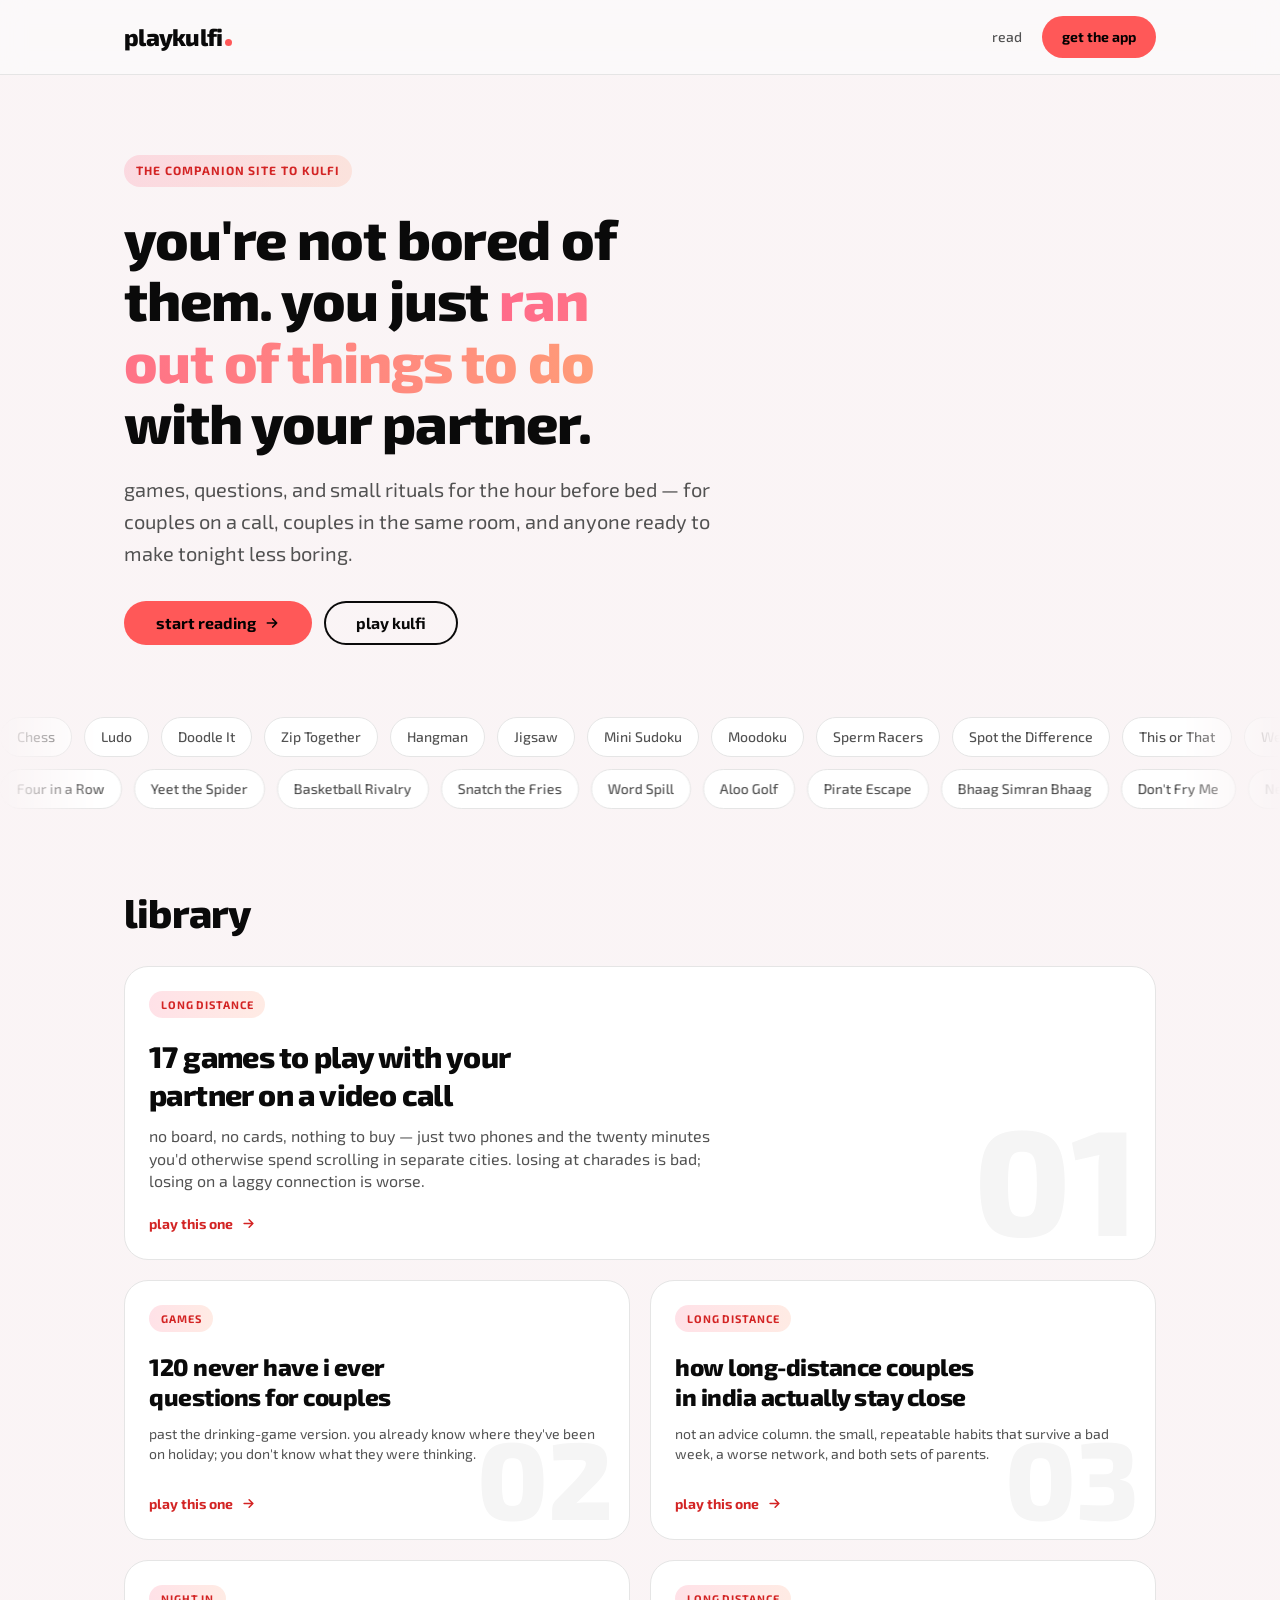
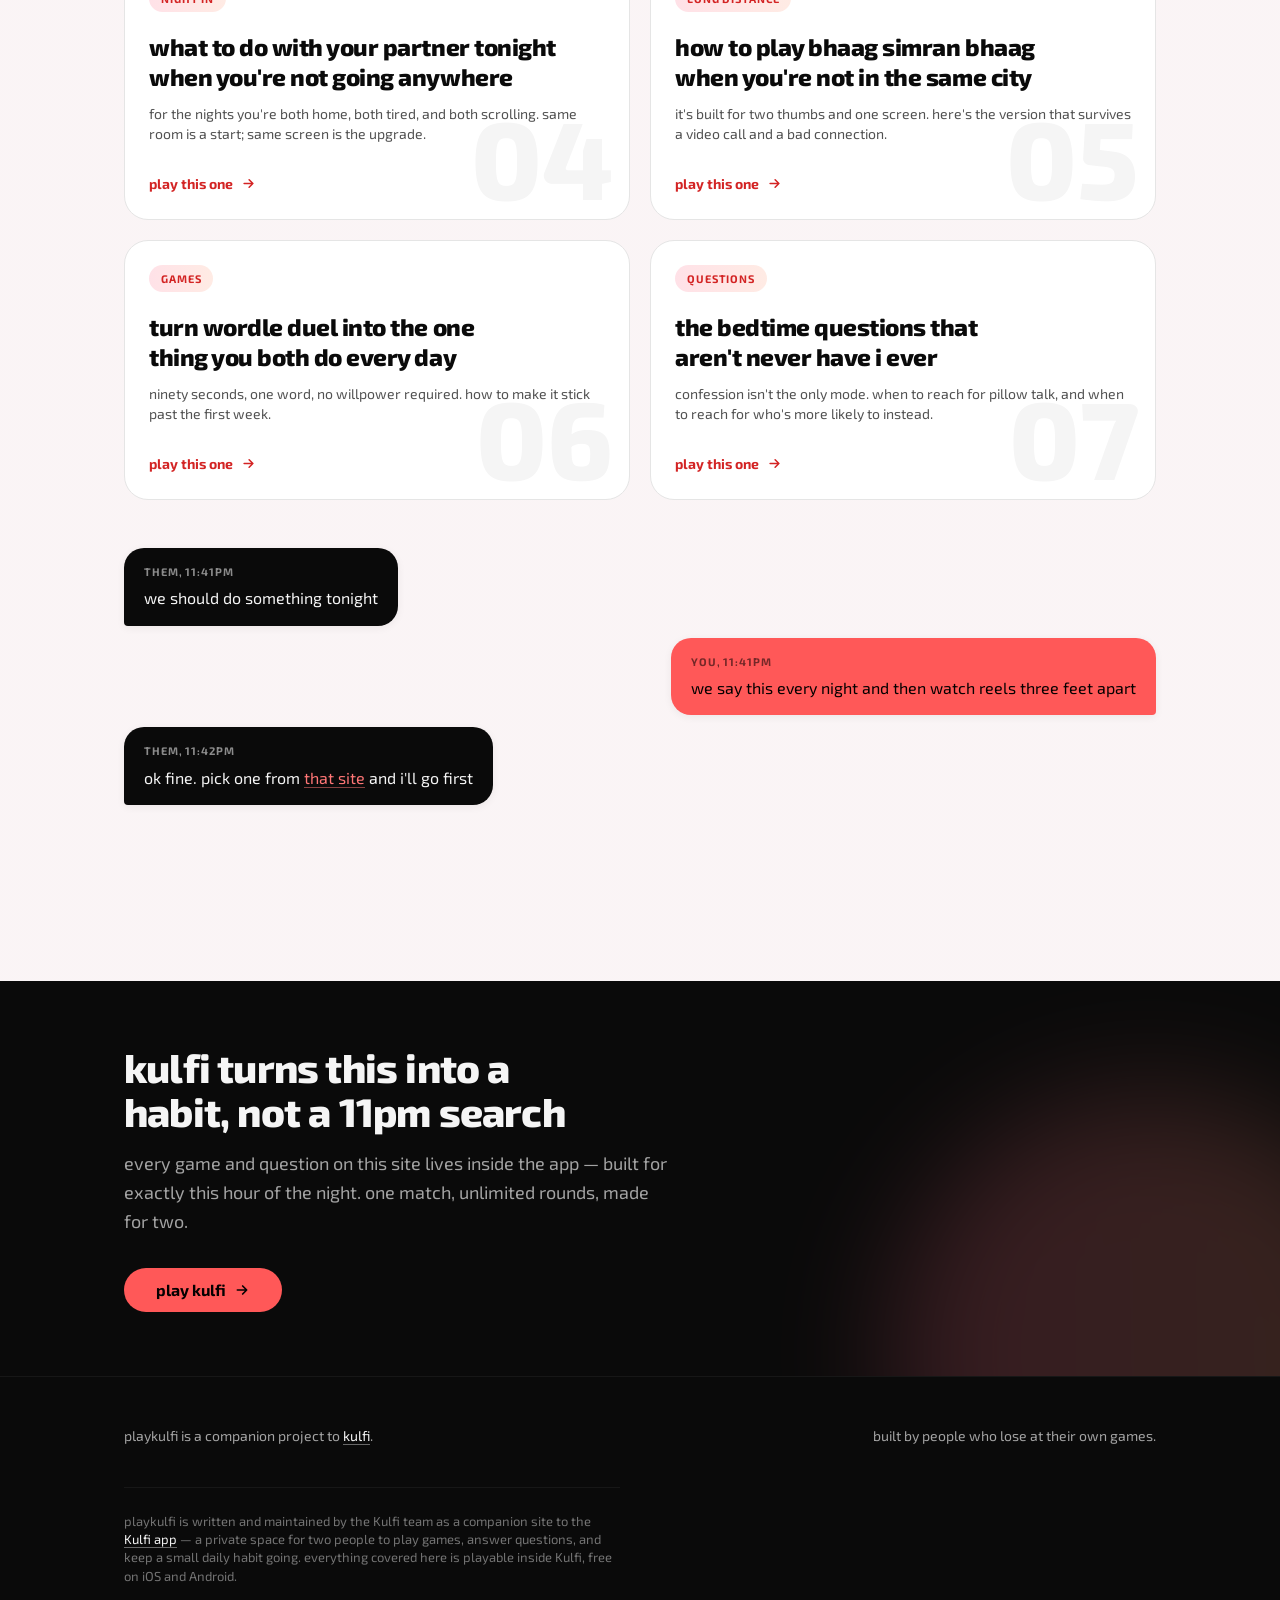
<file: index.html>
<!DOCTYPE html>
<html lang="en">
<head>
<!-- Google tag (gtag.js) -->
<script async src="https://www.googletagmanager.com/gtag/js?id=G-6GK3Y6PDGW"></script>
<script>
  window.dataLayer = window.dataLayer || [];
  function gtag(){dataLayer.push(arguments);}
  gtag('js', new Date());

  gtag('config', 'G-6GK3Y6PDGW');
</script>
<meta charset="UTF-8">
<meta name="viewport" content="width=device-width, initial-scale=1">
<title>PlayKulfi — Games and ideas for couples who don't live in the same room</title>
<meta name="description" content="Games, questions, and things to do with your partner tonight — whether you're on a call, in the same city, or nowhere near each other.">
<link rel="icon" href="favicon.ico" sizes="32x32">
<link rel="icon" href="images/favicon.svg" type="image/svg+xml">
<link rel="apple-touch-icon" href="images/apple-touch-icon.png">
<link rel="canonical" href="https://playkulfi.com/">
<meta property="og:type" content="website">
<meta property="og:site_name" content="playkulfi">
<meta property="og:url" content="https://playkulfi.com/">
<meta property="og:title" content="PlayKulfi — Games and ideas for couples who don't live in the same room">
<meta property="og:description" content="Games, questions, and things to do with your partner tonight — whether you're on a call, in the same city, or nowhere near each other.">
<meta property="og:image" content="https://playkulfi.com/images/og-image.png">
<meta property="og:image:width" content="1200">
<meta property="og:image:height" content="630">
<meta name="twitter:card" content="summary_large_image">
<meta name="twitter:title" content="PlayKulfi — Games and ideas for couples who don't live in the same room">
<meta name="twitter:description" content="Games, questions, and things to do with your partner tonight — whether you're on a call, in the same city, or nowhere near each other.">
<meta name="twitter:image" content="https://playkulfi.com/images/og-image.png">
<link rel="preconnect" href="https://fonts.googleapis.com">
<link rel="preconnect" href="https://fonts.gstatic.com" crossorigin>
<link rel="stylesheet" href="https://fonts.googleapis.com/css2?family=Exo+2:ital,wght@0,100..900;1,100..900&display=swap">
<link rel="stylesheet" href="styles.min.css">

<script type="application/ld+json">
{
  "@context": "https://schema.org",
  "@type": "Organization",
  "name": "Kulfi",
  "url": "https://kulfi.club",
  "logo": "https://playkulfi.com/images/favicon-512.png",
  "description": "Kulfi is a private game and question app built for two — chess, word games, and daily rituals designed for couples.",
  "sameAs": [
    "https://kulfi.club"
  ]
}
</script>
<script type="application/ld+json">
{
  "@context": "https://schema.org",
  "@type": "WebSite",
  "name": "playkulfi",
  "url": "https://playkulfi.com/",
  "description": "Games, questions, and small rituals for couples — the companion site to the Kulfi app.",
  "isPartOf": {
    "@type": "Organization",
    "name": "Kulfi",
    "url": "https://kulfi.club"
  }
}
</script>
</head>
<body>

<header class="site">
  <div class="wrap">
    <a href="/" class="wordmark">playkulfi</a>
    <nav class="site">
      <a class="nav-read" href="#posts">read</a>
      <a class="nav-cta" href="https://play.google.com/store/apps/details?id=com.kulfi.app" target="_blank" rel="noopener">get the app</a>
    </nav>
  </div>
</header>

<section class="hero">
  <div class="wrap">
    <p class="eyebrow">the companion site to kulfi</p>
    <h1>you're not bored of them. you just <em>ran out of things to do</em> with your partner.</h1>
    <p class="lede">games, questions, and small rituals for the hour before bed — for couples on a call, couples in the same room, and anyone ready to make tonight less boring.</p>
    <div class="hero-actions">
      <a class="btn btn--primary btn--arrow" href="#posts">start reading</a>
      <a class="btn btn--ghost" href="https://play.google.com/store/apps/details?id=com.kulfi.app" target="_blank" rel="noopener">play kulfi</a>
    </div>
  </div>
</section>

<!-- Game wall — the real Kulfi library, drifting like their Game Arcade -->
<section class="chip-wall" aria-label="Games available in Kulfi">
  <div class="chip-row">
    <div class="chip-track">
      <span class="chip">Chess</span><span class="chip">Ludo</span><span class="chip">Doodle It</span><span class="chip">Zip Together</span><span class="chip">Hangman</span><span class="chip">Jigsaw</span><span class="chip">Mini Sudoku</span><span class="chip">Moodoku</span><span class="chip">Sperm Racers</span><span class="chip">Spot the Difference</span><span class="chip">This or That</span><span class="chip">Weave</span><span class="chip">Wordle Duel</span>
      <span class="chip" aria-hidden="true">Chess</span><span class="chip" aria-hidden="true">Ludo</span><span class="chip" aria-hidden="true">Doodle It</span><span class="chip" aria-hidden="true">Zip Together</span><span class="chip" aria-hidden="true">Hangman</span><span class="chip" aria-hidden="true">Jigsaw</span><span class="chip" aria-hidden="true">Mini Sudoku</span><span class="chip" aria-hidden="true">Moodoku</span><span class="chip" aria-hidden="true">Sperm Racers</span><span class="chip" aria-hidden="true">Spot the Difference</span><span class="chip" aria-hidden="true">This or That</span><span class="chip" aria-hidden="true">Weave</span><span class="chip" aria-hidden="true">Wordle Duel</span>
    </div>
  </div>
  <div class="chip-row">
    <div class="chip-track">
      <span class="chip">Four in a Row</span><span class="chip">Yeet the Spider</span><span class="chip">Basketball Rivalry</span><span class="chip">Snatch the Fries</span><span class="chip">Word Spill</span><span class="chip">Aloo Golf</span><span class="chip">Pirate Escape</span><span class="chip">Bhaag Simran Bhaag</span><span class="chip">Don't Fry Me</span><span class="chip">Never Have I Ever</span><span class="chip">Who's More Likely To</span><span class="chip">Pillow Talk</span><span class="chip">Daily Questions</span>
      <span class="chip" aria-hidden="true">Four in a Row</span><span class="chip" aria-hidden="true">Yeet the Spider</span><span class="chip" aria-hidden="true">Basketball Rivalry</span><span class="chip" aria-hidden="true">Snatch the Fries</span><span class="chip" aria-hidden="true">Word Spill</span><span class="chip" aria-hidden="true">Aloo Golf</span><span class="chip" aria-hidden="true">Pirate Escape</span><span class="chip" aria-hidden="true">Bhaag Simran Bhaag</span><span class="chip" aria-hidden="true">Don't Fry Me</span><span class="chip" aria-hidden="true">Never Have I Ever</span><span class="chip" aria-hidden="true">Who's More Likely To</span><span class="chip" aria-hidden="true">Pillow Talk</span><span class="chip" aria-hidden="true">Daily Questions</span>
    </div>
  </div>
</section>

<section class="arcade" id="posts">
  <div class="wrap">

    <div class="section-head">
      <h2>library</h2>
    </div>

    <div class="arcade-grid">

      <a class="arcade-card arcade-card--wide" href="/blogs/video-call-games.html">
        <span class="slot" aria-hidden="true">01</span>
        <span class="badge">long distance</span>
        <h3>17 games to play with your partner on a video call</h3>
        <p class="dek">no board, no cards, nothing to buy — just two phones and the twenty minutes you'd otherwise spend scrolling in separate cities. losing at charades is bad; losing on a laggy connection is worse.</p>
        <span class="play">play this one</span>
      </a>

      <a class="arcade-card" href="/blogs/never-have-i-ever-couples.html">
        <span class="slot" aria-hidden="true">02</span>
        <span class="badge">games</span>
        <h3>120 never have i ever questions for couples</h3>
        <p class="dek">past the drinking-game version. you already know where they've been on holiday; you don't know what they were thinking.</p>
        <span class="play">play this one</span>
      </a>

      <a class="arcade-card" href="/blogs/long-distance-closeness.html">
        <span class="slot" aria-hidden="true">03</span>
        <span class="badge">long distance</span>
        <h3>how long-distance couples in india actually stay close</h3>
        <p class="dek">not an advice column. the small, repeatable habits that survive a bad week, a worse network, and both sets of parents.</p>
        <span class="play">play this one</span>
      </a>

      <a class="arcade-card" href="/blogs/night-in-ideas.html">
        <span class="slot" aria-hidden="true">04</span>
        <span class="badge">night in</span>
        <h3>what to do with your partner tonight when you're not going anywhere</h3>
        <p class="dek">for the nights you're both home, both tired, and both scrolling. same room is a start; same screen is the upgrade.</p>
        <span class="play">play this one</span>
      </a>

      <a class="arcade-card" href="/blogs/bhaag-simran-bhaag-long-distance.html">
        <span class="slot" aria-hidden="true">05</span>
        <span class="badge">long distance</span>
        <h3>how to play bhaag simran bhaag when you're not in the same city</h3>
        <p class="dek">it's built for two thumbs and one screen. here's the version that survives a video call and a bad connection.</p>
        <span class="play">play this one</span>
      </a>

      <a class="arcade-card" href="/blogs/wordle-duel-daily-ritual.html">
        <span class="slot" aria-hidden="true">06</span>
        <span class="badge">games</span>
        <h3>turn wordle duel into the one thing you both do every day</h3>
        <p class="dek">ninety seconds, one word, no willpower required. how to make it stick past the first week.</p>
        <span class="play">play this one</span>
      </a>

      <a class="arcade-card" href="/blogs/pillow-talk-bedtime-questions.html">
        <span class="slot" aria-hidden="true">07</span>
        <span class="badge">questions</span>
        <h3>the bedtime questions that aren't never have i ever</h3>
        <p class="dek">confession isn't the only mode. when to reach for pillow talk, and when to reach for who's more likely to instead.</p>
        <span class="play">play this one</span>
      </a>

    </div>

    <div class="chat">
      <div class="bubble bubble--them">
        <span class="who">them, 11:41pm</span>
        <p>we should do something tonight</p>
      </div>
      <div class="bubble bubble--you">
        <span class="who">you, 11:41pm</span>
        <p>we say this every night and then watch reels three feet apart</p>
      </div>
      <div class="bubble bubble--them">
        <span class="who">them, 11:42pm</span>
        <p>ok fine. pick one from <a href="#posts">that site</a> and i'll go first</p>
      </div>
    </div>

  </div>
</section>

<div class="cta-band">
  <div class="wrap">
    <h2>kulfi turns this into a habit, not a 11pm search</h2>
    <p>every game and question on this site lives inside the app — built for exactly this hour of the night. one match, unlimited rounds, made for two.</p>
    <a class="btn btn--primary btn--arrow" href="https://play.google.com/store/apps/details?id=com.kulfi.app" target="_blank" rel="noopener">play kulfi</a>
  </div>
</div>

<footer class="site">
  <div class="wrap">
    <p>playkulfi is a companion project to <a href="https://kulfi.club" target="_blank" rel="noopener">kulfi</a>.</p>
    <p>built by people who lose at their own games.</p>
    <p class="footer-about">playkulfi is written and maintained by the Kulfi team as a companion site to the <a href="https://kulfi.club" target="_blank" rel="noopener">Kulfi app</a> — a private space for two people to play games, answer questions, and keep a small daily habit going. everything covered here is playable inside Kulfi, free on iOS and Android.</p>
  </div>
</footer>

</body>
</html>
</file>
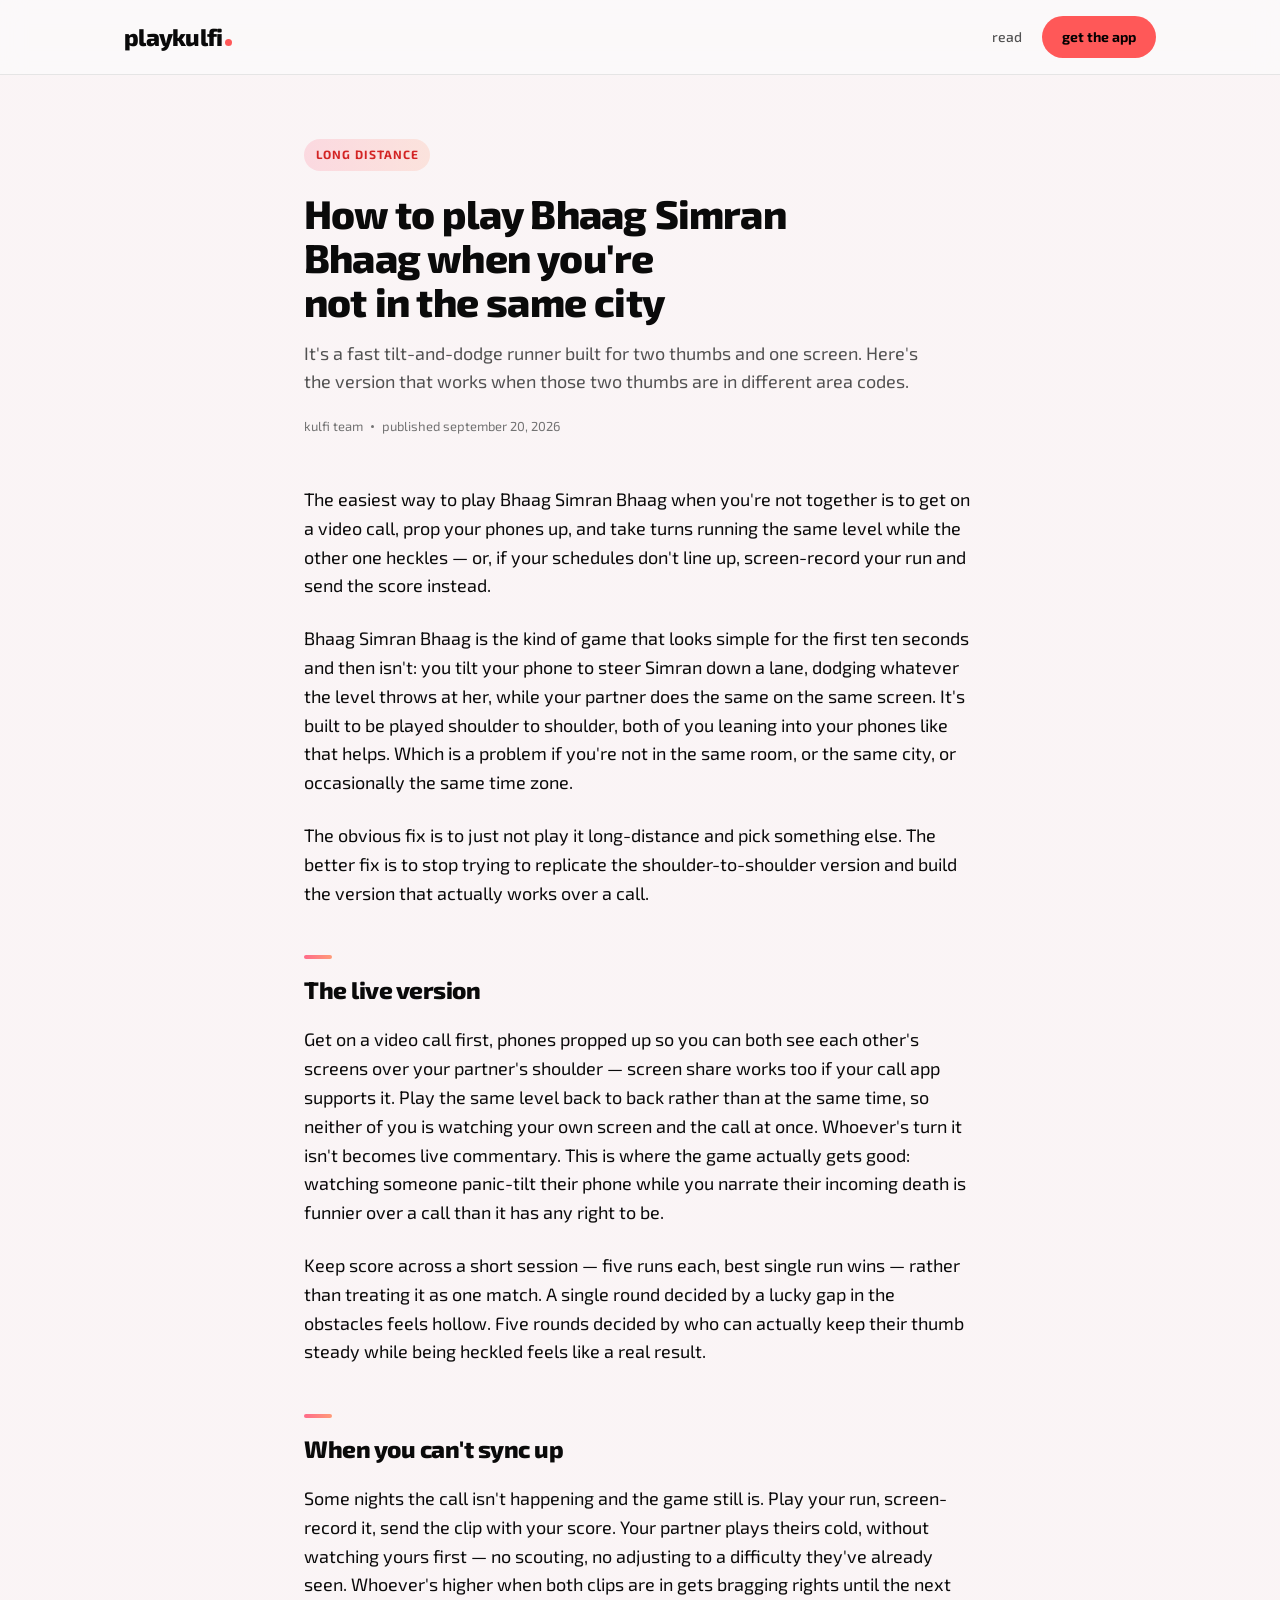
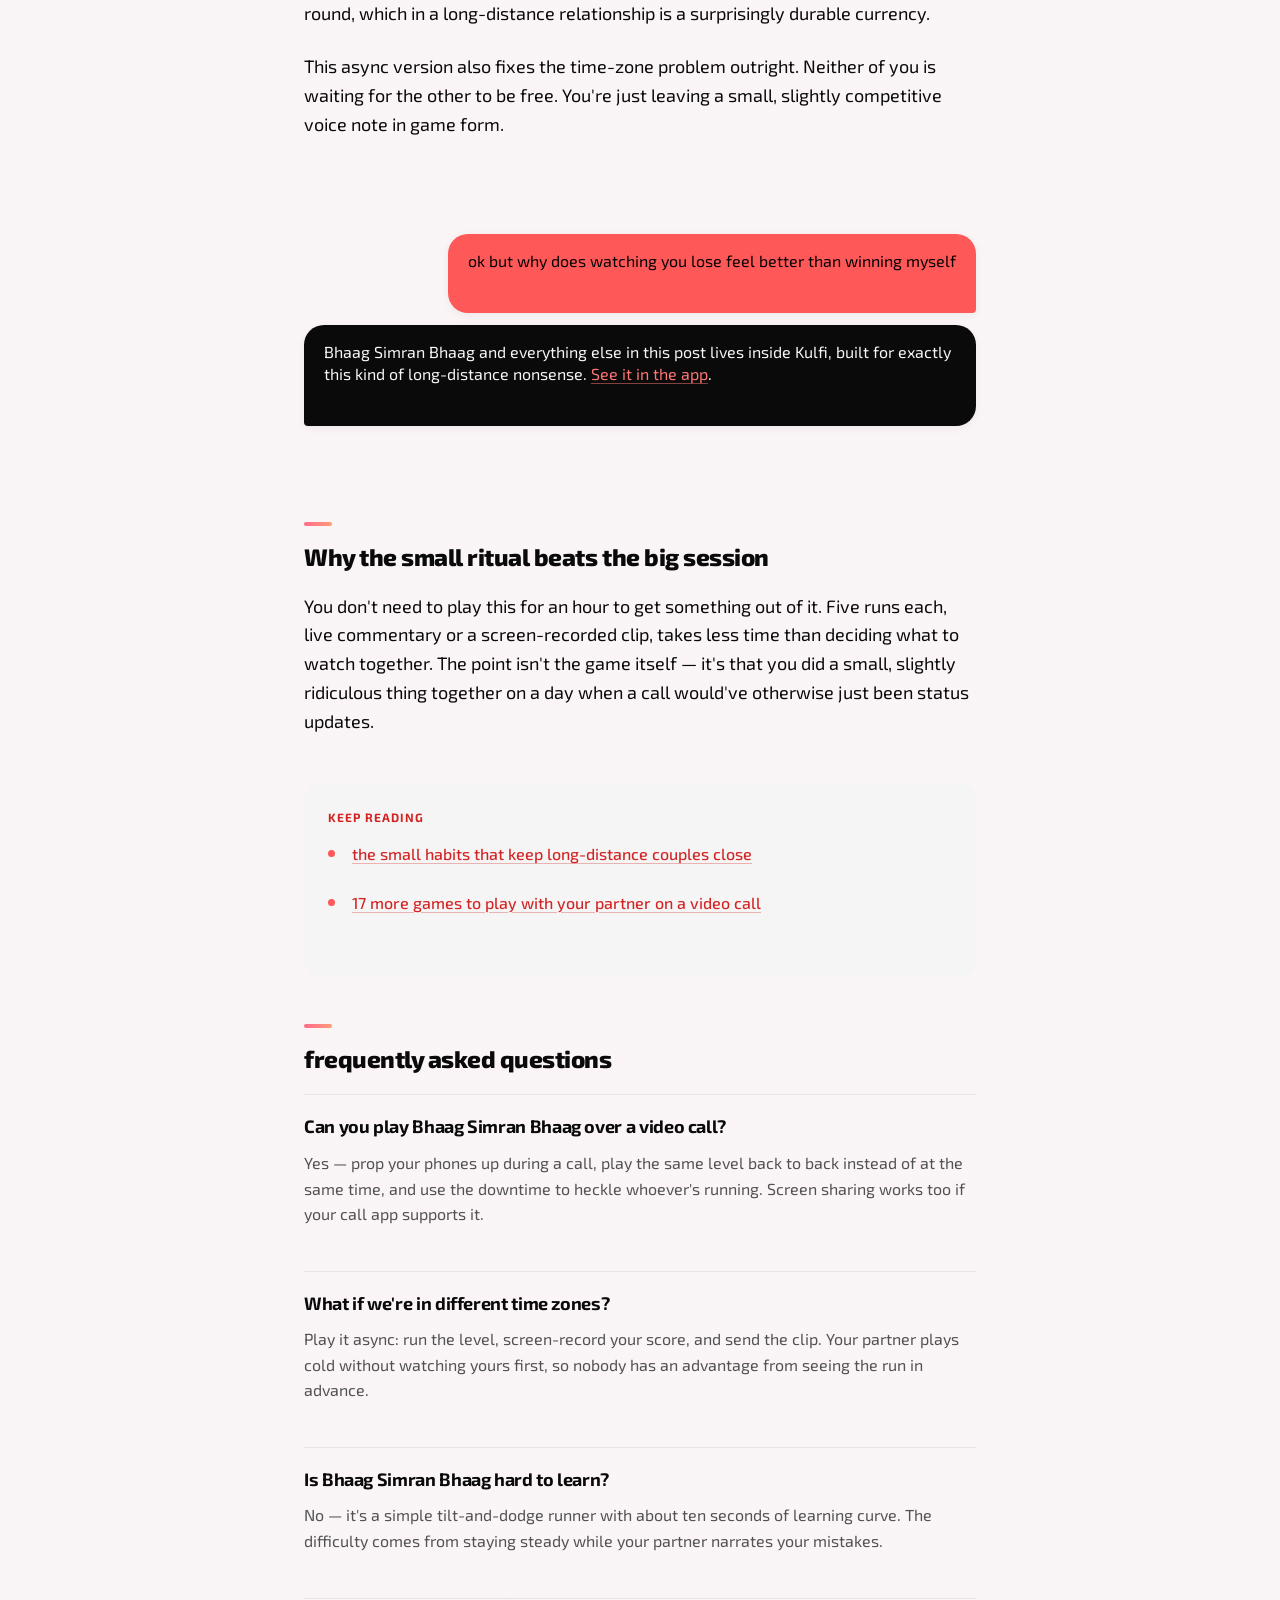
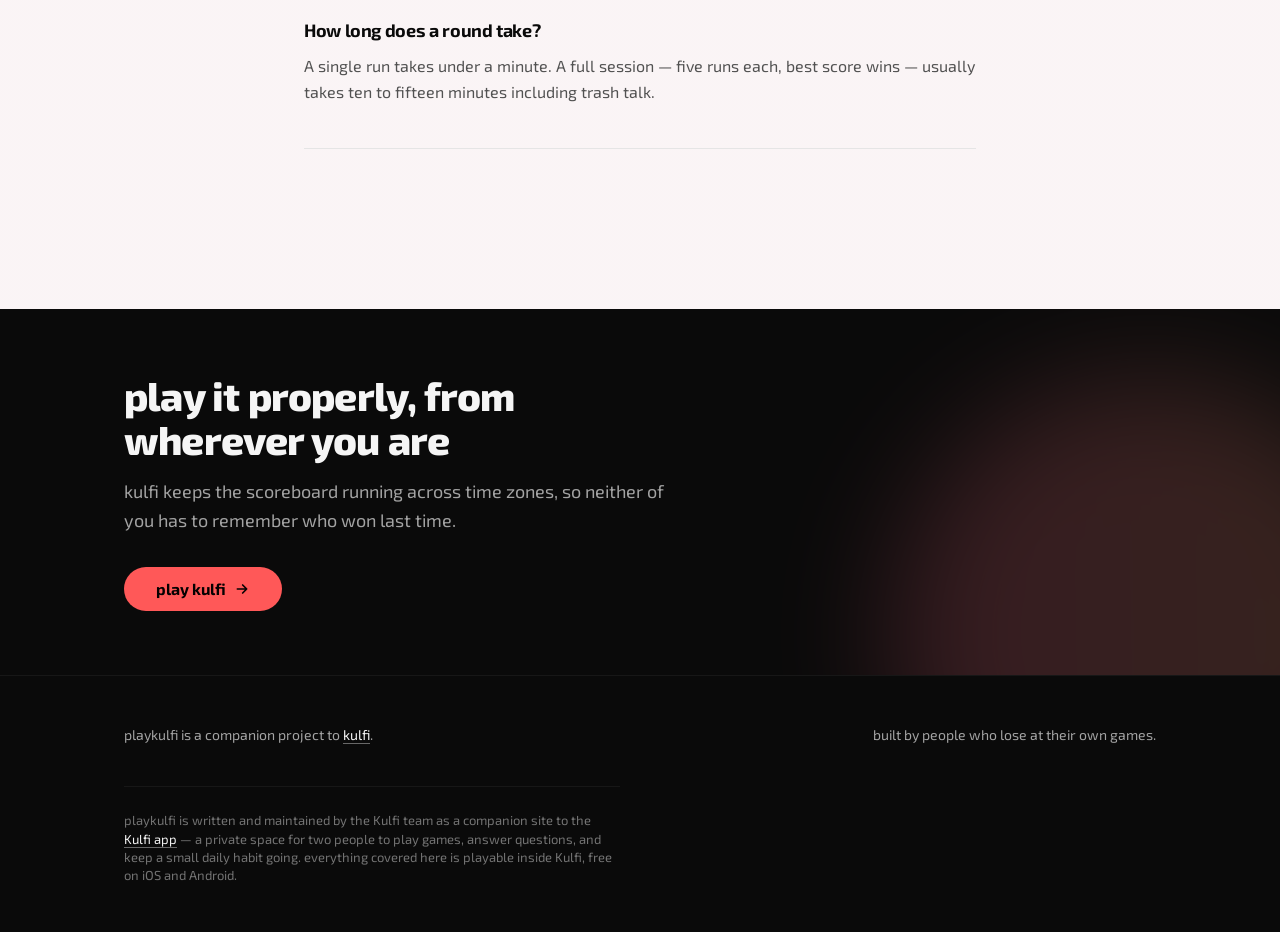
<file: blogs/bhaag-simran-bhaag-long-distance.html>
<!DOCTYPE html>
<html lang="en">
<head>
<!-- Google tag (gtag.js) -->
<script async src="https://www.googletagmanager.com/gtag/js?id=G-6GK3Y6PDGW"></script>
<script>
  window.dataLayer = window.dataLayer || [];
  function gtag(){dataLayer.push(arguments);}
  gtag('js', new Date());

  gtag('config', 'G-6GK3Y6PDGW');
</script>
<meta charset="UTF-8">
<meta name="viewport" content="width=device-width, initial-scale=1">
<title>How to Play Bhaag Simran Bhaag When You're Not in the Same City | PlayKulfi</title>
<meta name="description" content="Bhaag Simran Bhaag is built for two thumbs in the same room. Here's how long-distance couples turn the tilt-and-dodge runner into a call-friendly ritual anyway.">
<link rel="icon" href="../favicon.ico" sizes="32x32">
<link rel="icon" href="../images/favicon.svg" type="image/svg+xml">
<link rel="apple-touch-icon" href="../images/apple-touch-icon.png">
<link rel="canonical" href="https://playkulfi.com/blogs/bhaag-simran-bhaag-long-distance.html">
<meta property="og:type" content="article">
<meta property="og:site_name" content="playkulfi">
<meta property="og:url" content="https://playkulfi.com/blogs/bhaag-simran-bhaag-long-distance.html">
<meta property="og:title" content="How to Play Bhaag Simran Bhaag When You're Not in the Same City | PlayKulfi">
<meta property="og:description" content="Bhaag Simran Bhaag is built for two thumbs in the same room. Here's how long-distance couples turn the tilt-and-dodge runner into a call-friendly ritual anyway.">
<meta property="og:image" content="https://playkulfi.com/images/og-image.png">
<meta property="og:image:width" content="1200">
<meta property="og:image:height" content="630">
<meta name="twitter:card" content="summary_large_image">
<meta name="twitter:title" content="How to Play Bhaag Simran Bhaag When You're Not in the Same City | PlayKulfi">
<meta name="twitter:description" content="Bhaag Simran Bhaag is built for two thumbs in the same room. Here's how long-distance couples turn the tilt-and-dodge runner into a call-friendly ritual anyway.">
<meta name="twitter:image" content="https://playkulfi.com/images/og-image.png">
<link rel="preconnect" href="https://fonts.googleapis.com">
<link rel="preconnect" href="https://fonts.gstatic.com" crossorigin>
<link rel="stylesheet" href="https://fonts.googleapis.com/css2?family=Exo+2:ital,wght@0,100..900;1,100..900&display=swap">
<link rel="stylesheet" href="../styles.min.css">

<script type="application/ld+json">
{
  "@context": "https://schema.org",
  "@type": "BlogPosting",
  "headline": "How to Play Bhaag Simran Bhaag When You're Not in the Same City",
  "description": "Bhaag Simran Bhaag is built for two thumbs in the same room. Here's how long-distance couples turn the tilt-and-dodge runner into a call-friendly ritual anyway.",
  "image": "https://playkulfi.com/images/og-image.png",
  "datePublished": "2026-09-20",
  "dateModified": "2026-09-20",
  "author": {
    "@type": "Organization",
    "name": "Kulfi Team",
    "url": "https://playkulfi.com/"
  },
  "publisher": {
    "@type": "Organization",
    "name": "Kulfi",
    "url": "https://kulfi.club",
    "logo": {
      "@type": "ImageObject",
      "url": "https://playkulfi.com/images/favicon-512.png"
    }
  },
  "mainEntityOfPage": {
    "@type": "WebPage",
    "@id": "https://playkulfi.com/blogs/bhaag-simran-bhaag-long-distance.html"
  }
}
</script>
<script type="application/ld+json">
{
  "@context": "https://schema.org",
  "@type": "FAQPage",
  "mainEntity": [
    {
      "@type": "Question",
      "name": "Can you play Bhaag Simran Bhaag over a video call?",
      "acceptedAnswer": {
        "@type": "Answer",
        "text": "Yes — prop your phones up during a call, play the same level back to back instead of at the same time, and use the downtime to heckle whoever's running. Screen sharing works too if your call app supports it."
      }
    },
    {
      "@type": "Question",
      "name": "What if we're in different time zones?",
      "acceptedAnswer": {
        "@type": "Answer",
        "text": "Play it async: run the level, screen-record your score, and send the clip. Your partner plays cold without watching yours first, so nobody has an advantage from seeing the run in advance."
      }
    },
    {
      "@type": "Question",
      "name": "Is Bhaag Simran Bhaag hard to learn?",
      "acceptedAnswer": {
        "@type": "Answer",
        "text": "No — it's a simple tilt-and-dodge runner with about ten seconds of learning curve. The difficulty comes from staying steady while your partner narrates your mistakes."
      }
    },
    {
      "@type": "Question",
      "name": "How long does a round take?",
      "acceptedAnswer": {
        "@type": "Answer",
        "text": "A single run takes under a minute. A full session — five runs each, best score wins — usually takes ten to fifteen minutes including trash talk."
      }
    }
  ]
}
</script>
</head>
<body>

<header class="site">
  <div class="wrap">
    <a href="/" class="wordmark">playkulfi</a>
    <nav class="site">
      <a class="nav-read" href="/#posts">read</a>
      <a class="nav-cta" href="https://play.google.com/store/apps/details?id=com.kulfi.app" target="_blank" rel="noopener">get the app</a>
    </nav>
  </div>
</header>

<article>
  <div class="wrap wrap--read">
    <p class="kicker">long distance</p>
    <h1>How to play Bhaag Simran Bhaag when you're not in the same city</h1>
    <p class="dek">It's a fast tilt-and-dodge runner built for two thumbs and one screen. Here's the version that works when those two thumbs are in different area codes.</p>
    <p class="byline"><span>kulfi team</span><span class="byline-dot" aria-hidden="true"></span><span>published september 20, 2026</span></p>

    <div class="body">
      <p>The easiest way to play Bhaag Simran Bhaag when you're not together is to get on a video call, prop your phones up, and take turns running the same level while the other one heckles — or, if your schedules don't line up, screen-record your run and send the score instead.</p>

      <p>Bhaag Simran Bhaag is the kind of game that looks simple for the first ten seconds and then isn't: you tilt your phone to steer Simran down a lane, dodging whatever the level throws at her, while your partner does the same on the same screen. It's built to be played shoulder to shoulder, both of you leaning into your phones like that helps. Which is a problem if you're not in the same room, or the same city, or occasionally the same time zone.</p>

      <p>The obvious fix is to just not play it long-distance and pick something else. The better fix is to stop trying to replicate the shoulder-to-shoulder version and build the version that actually works over a call.</p>

      <h2>The live version</h2>
      <p>Get on a video call first, phones propped up so you can both see each other's screens over your partner's shoulder — screen share works too if your call app supports it. Play the same level back to back rather than at the same time, so neither of you is watching your own screen and the call at once. Whoever's turn it isn't becomes live commentary. This is where the game actually gets good: watching someone panic-tilt their phone while you narrate their incoming death is funnier over a call than it has any right to be.</p>

      <p>Keep score across a short session — five runs each, best single run wins — rather than treating it as one match. A single round decided by a lucky gap in the obstacles feels hollow. Five rounds decided by who can actually keep their thumb steady while being heckled feels like a real result.</p>

      <h2>When you can't sync up</h2>
      <p>Some nights the call isn't happening and the game still is. Play your run, screen-record it, send the clip with your score. Your partner plays theirs cold, without watching yours first — no scouting, no adjusting to a difficulty they've already seen. Whoever's higher when both clips are in gets bragging rights until the next round, which in a long-distance relationship is a surprisingly durable currency.</p>

      <p>This async version also fixes the time-zone problem outright. Neither of you is waiting for the other to be free. You're just leaving a small, slightly competitive voice note in game form.</p>

      <div class="callout">
        <div class="chat">
          <div class="bubble bubble--you">
            <p>ok but why does watching you lose feel better than winning myself</p>
          </div>
          <div class="bubble bubble--them">
            <p>Bhaag Simran Bhaag and everything else in this post lives inside Kulfi, built for exactly this kind of long-distance nonsense. <a href="https://play.google.com/store/apps/details?id=com.kulfi.app" target="_blank" rel="noopener">See it in the app</a>.</p>
          </div>
        </div>
      </div>

      <h2>Why the small ritual beats the big session</h2>
      <p>You don't need to play this for an hour to get something out of it. Five runs each, live commentary or a screen-recorded clip, takes less time than deciding what to watch together. The point isn't the game itself — it's that you did a small, slightly ridiculous thing together on a day when a call would've otherwise just been status updates.</p>
      <div class="related-reading">
        <p class="related-label">keep reading</p>
        <ul>
        <li><a href="/blogs/long-distance-closeness.html">the small habits that keep long-distance couples close</a></li>
        <li><a href="/blogs/video-call-games.html">17 more games to play with your partner on a video call</a></li>
        </ul>
      </div>

      <div class="faq">
        <h2>frequently asked questions</h2>
        <div class="faq-item">
          <h3>Can you play Bhaag Simran Bhaag over a video call?</h3>
          <p>Yes — prop your phones up during a call, play the same level back to back instead of at the same time, and use the downtime to heckle whoever's running. Screen sharing works too if your call app supports it.</p>
        </div>
        <div class="faq-item">
          <h3>What if we're in different time zones?</h3>
          <p>Play it async: run the level, screen-record your score, and send the clip. Your partner plays cold without watching yours first, so nobody has an advantage from seeing the run in advance.</p>
        </div>
        <div class="faq-item">
          <h3>Is Bhaag Simran Bhaag hard to learn?</h3>
          <p>No — it's a simple tilt-and-dodge runner with about ten seconds of learning curve. The difficulty comes from staying steady while your partner narrates your mistakes.</p>
        </div>
        <div class="faq-item">
          <h3>How long does a round take?</h3>
          <p>A single run takes under a minute. A full session — five runs each, best score wins — usually takes ten to fifteen minutes including trash talk.</p>
        </div>
      </div>

    </div>
  </div>
</article>

<div class="cta-band">
  <div class="wrap">
    <h2>play it properly, from wherever you are</h2>
    <p>kulfi keeps the scoreboard running across time zones, so neither of you has to remember who won last time.</p>
    <a class="btn btn--primary btn--arrow" href="https://play.google.com/store/apps/details?id=com.kulfi.app" target="_blank" rel="noopener">play kulfi</a>
  </div>
</div>

<footer class="site">
  <div class="wrap">
    <p>playkulfi is a companion project to <a href="https://kulfi.club" target="_blank" rel="noopener">kulfi</a>.</p>
    <p>built by people who lose at their own games.</p>
    <p class="footer-about">playkulfi is written and maintained by the Kulfi team as a companion site to the <a href="https://kulfi.club" target="_blank" rel="noopener">Kulfi app</a> — a private space for two people to play games, answer questions, and keep a small daily habit going. everything covered here is playable inside Kulfi, free on iOS and Android.</p>
  </div>
</footer>

</body>
</html>
</file>
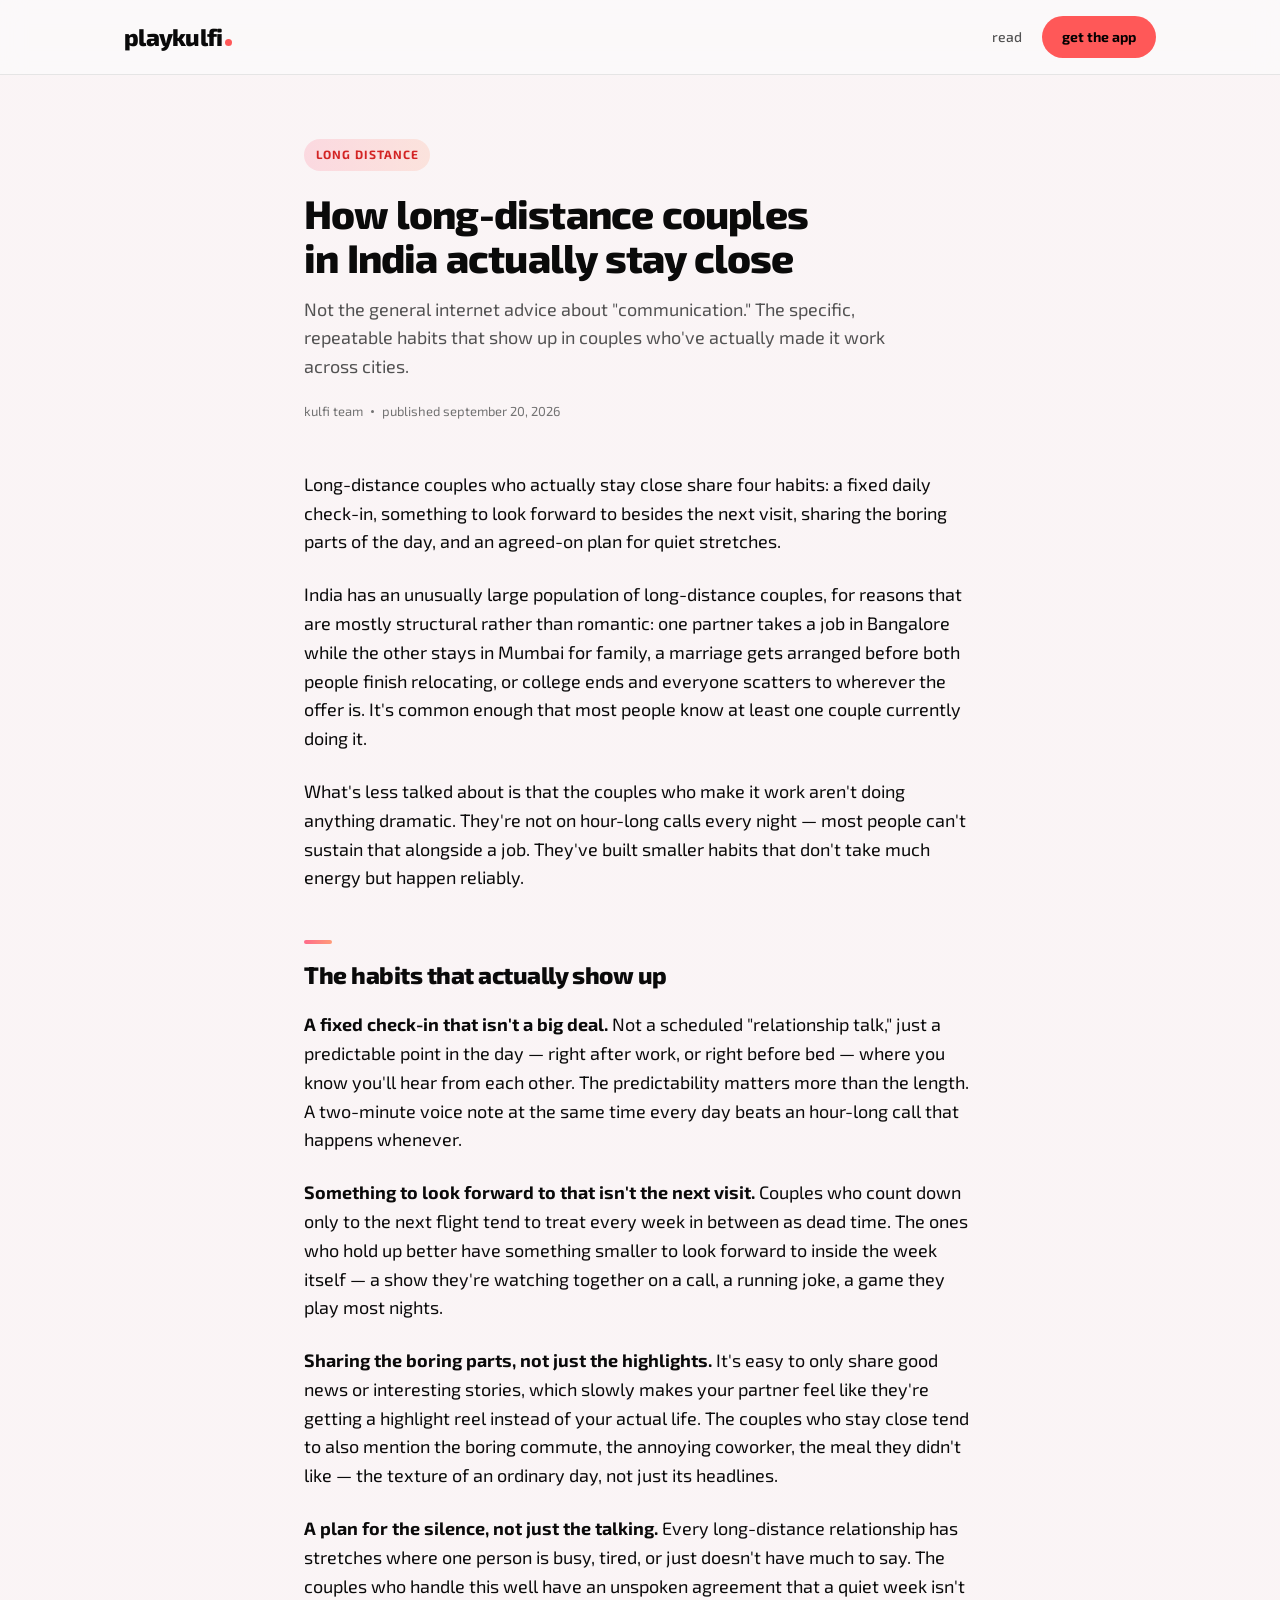
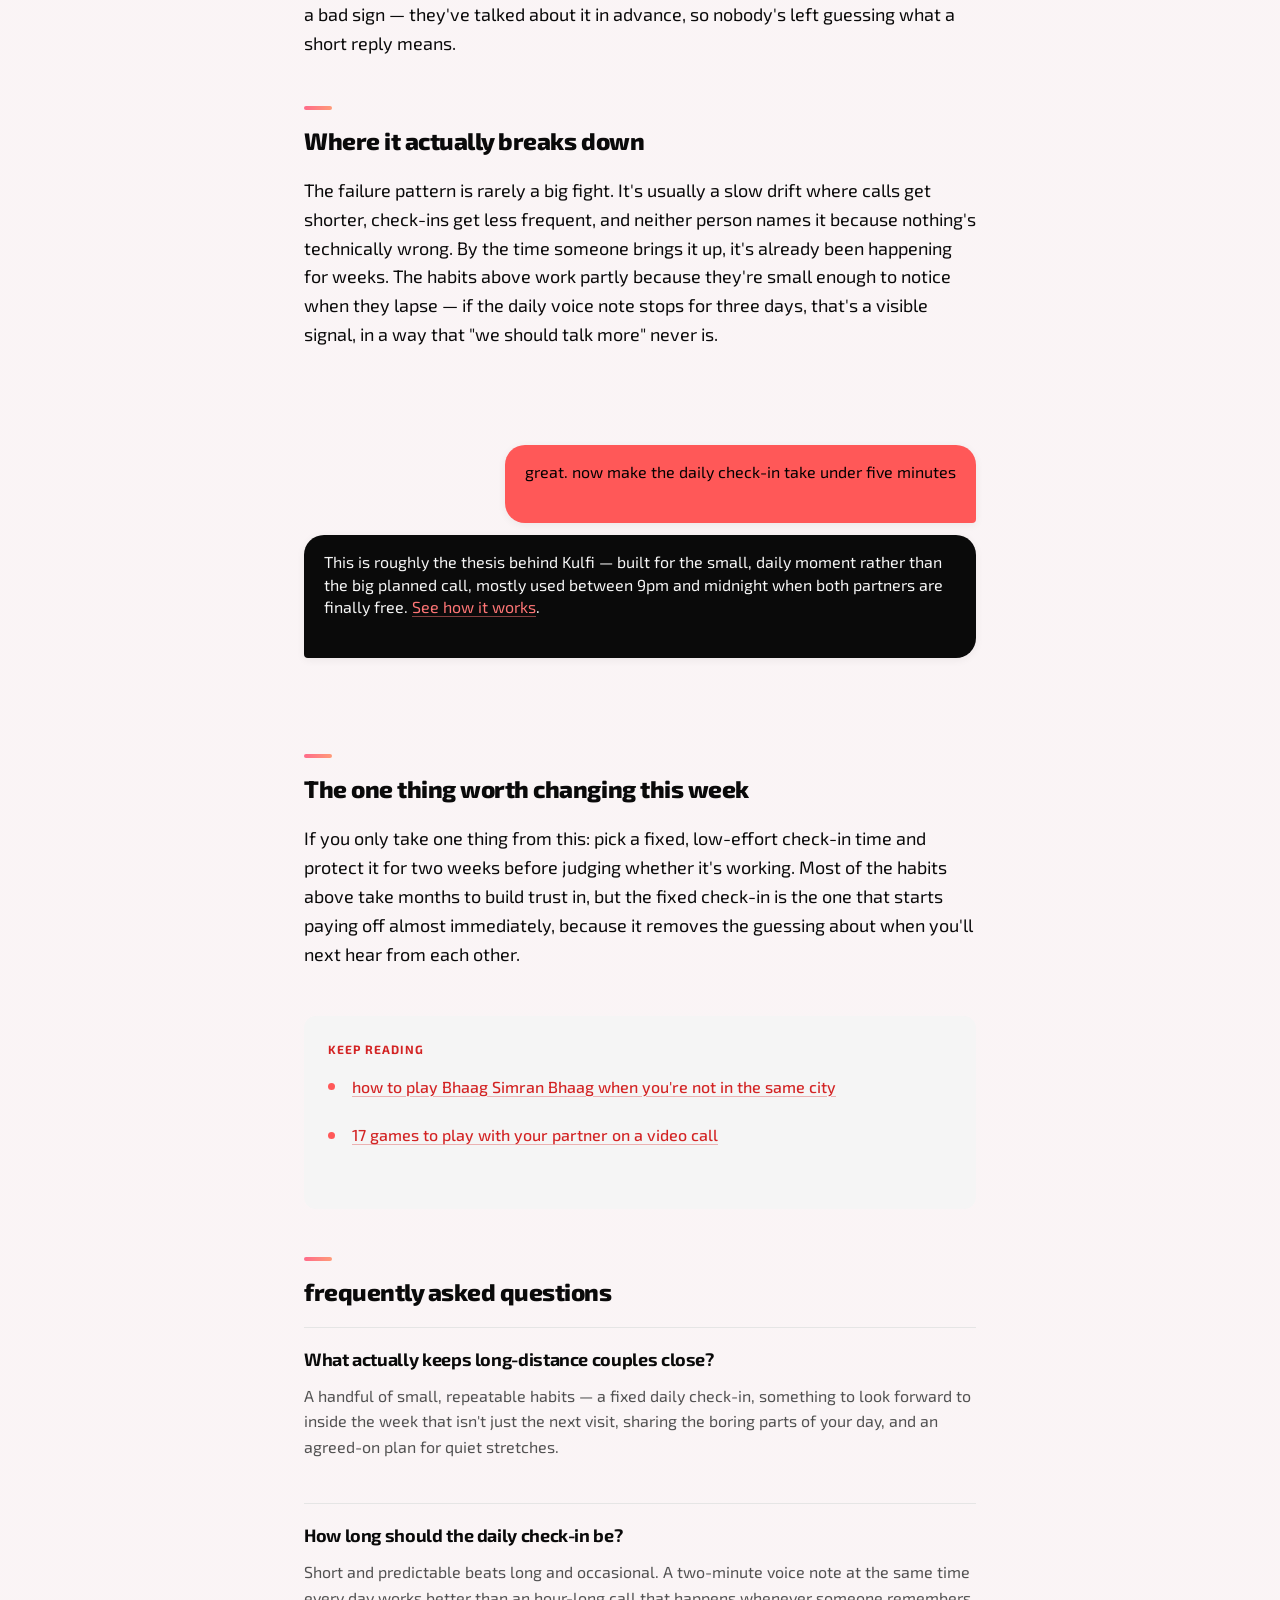
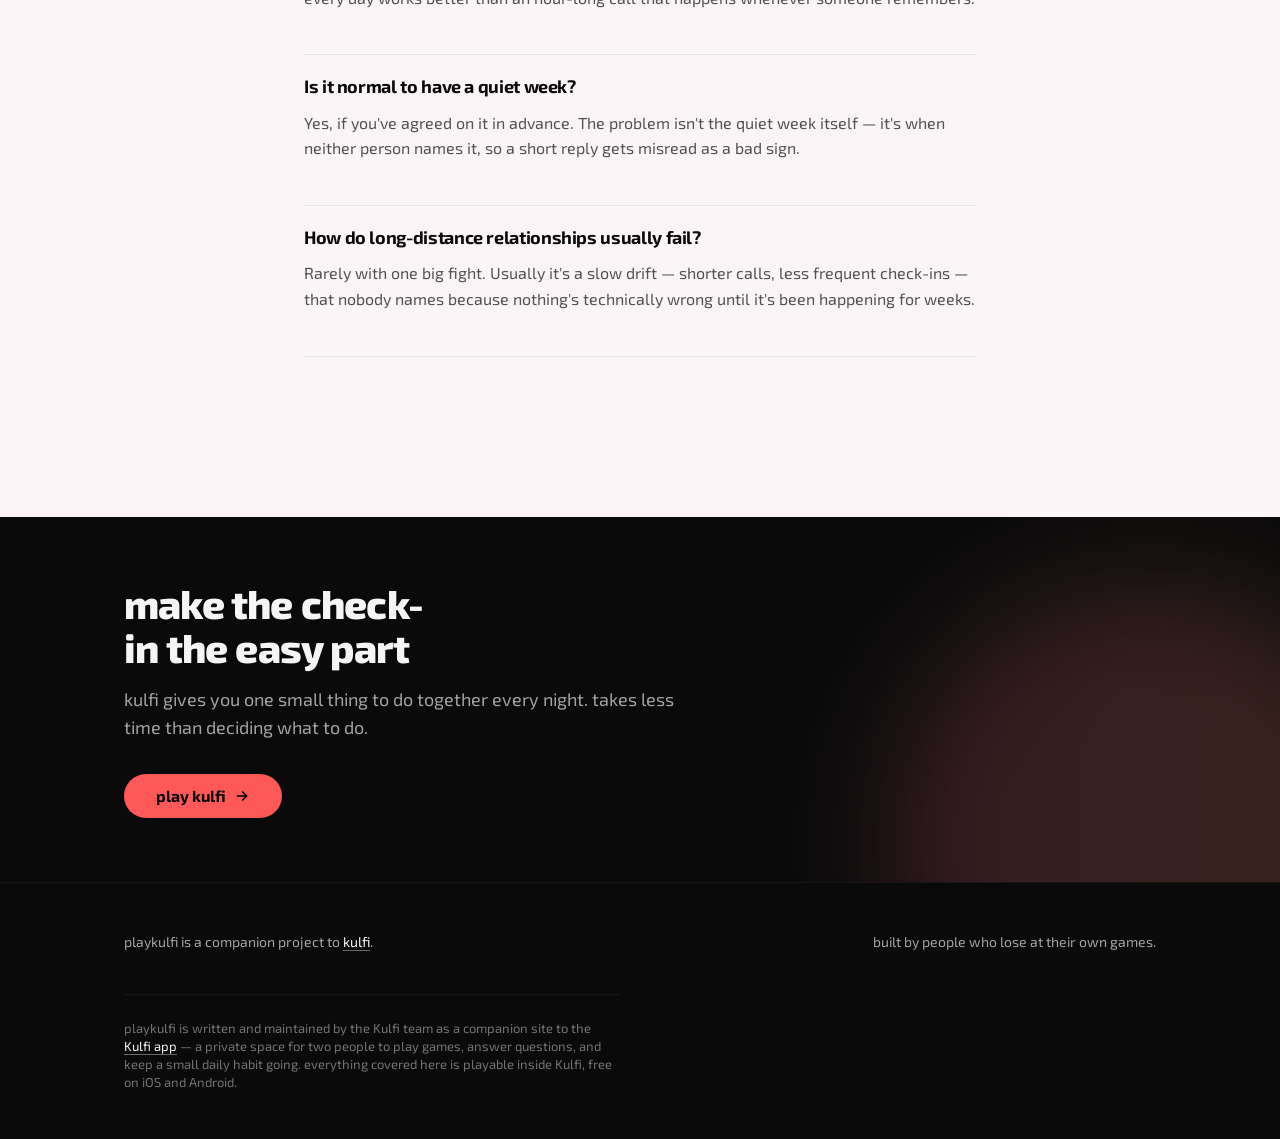
<file: blogs/long-distance-closeness.html>
<!DOCTYPE html>
<html lang="en">
<head>
<!-- Google tag (gtag.js) -->
<script async src="https://www.googletagmanager.com/gtag/js?id=G-6GK3Y6PDGW"></script>
<script>
  window.dataLayer = window.dataLayer || [];
  function gtag(){dataLayer.push(arguments);}
  gtag('js', new Date());

  gtag('config', 'G-6GK3Y6PDGW');
</script>
<meta charset="UTF-8">
<meta name="viewport" content="width=device-width, initial-scale=1">
<title>How Long-Distance Couples in India Actually Stay Close | PlayKulfi</title>
<meta name="description" content="Not another advice column — the small, repeatable habits that hold long-distance couples together over months apart.">
<link rel="icon" href="../favicon.ico" sizes="32x32">
<link rel="icon" href="../images/favicon.svg" type="image/svg+xml">
<link rel="apple-touch-icon" href="../images/apple-touch-icon.png">
<link rel="canonical" href="https://playkulfi.com/blogs/long-distance-closeness.html">
<meta property="og:type" content="article">
<meta property="og:site_name" content="playkulfi">
<meta property="og:url" content="https://playkulfi.com/blogs/long-distance-closeness.html">
<meta property="og:title" content="How Long-Distance Couples in India Actually Stay Close | PlayKulfi">
<meta property="og:description" content="Not another advice column — the small, repeatable habits that hold long-distance couples together over months apart.">
<meta property="og:image" content="https://playkulfi.com/images/og-image.png">
<meta property="og:image:width" content="1200">
<meta property="og:image:height" content="630">
<meta name="twitter:card" content="summary_large_image">
<meta name="twitter:title" content="How Long-Distance Couples in India Actually Stay Close | PlayKulfi">
<meta name="twitter:description" content="Not another advice column — the small, repeatable habits that hold long-distance couples together over months apart.">
<meta name="twitter:image" content="https://playkulfi.com/images/og-image.png">
<link rel="preconnect" href="https://fonts.googleapis.com">
<link rel="preconnect" href="https://fonts.gstatic.com" crossorigin>
<link rel="stylesheet" href="https://fonts.googleapis.com/css2?family=Exo+2:ital,wght@0,100..900;1,100..900&display=swap">
<link rel="stylesheet" href="../styles.min.css">

<script type="application/ld+json">
{
  "@context": "https://schema.org",
  "@type": "BlogPosting",
  "headline": "How Long-Distance Couples in India Actually Stay Close",
  "description": "Not another advice column — the small, repeatable habits that hold long-distance couples together over months apart.",
  "image": "https://playkulfi.com/images/og-image.png",
  "datePublished": "2026-09-20",
  "dateModified": "2026-09-20",
  "author": {
    "@type": "Organization",
    "name": "Kulfi Team",
    "url": "https://playkulfi.com/"
  },
  "publisher": {
    "@type": "Organization",
    "name": "Kulfi",
    "url": "https://kulfi.club",
    "logo": {
      "@type": "ImageObject",
      "url": "https://playkulfi.com/images/favicon-512.png"
    }
  },
  "mainEntityOfPage": {
    "@type": "WebPage",
    "@id": "https://playkulfi.com/blogs/long-distance-closeness.html"
  }
}
</script>
<script type="application/ld+json">
{
  "@context": "https://schema.org",
  "@type": "FAQPage",
  "mainEntity": [
    {
      "@type": "Question",
      "name": "What actually keeps long-distance couples close?",
      "acceptedAnswer": {
        "@type": "Answer",
        "text": "A handful of small, repeatable habits — a fixed daily check-in, something to look forward to inside the week that isn't just the next visit, sharing the boring parts of your day, and an agreed-on plan for quiet stretches."
      }
    },
    {
      "@type": "Question",
      "name": "How long should the daily check-in be?",
      "acceptedAnswer": {
        "@type": "Answer",
        "text": "Short and predictable beats long and occasional. A two-minute voice note at the same time every day works better than an hour-long call that happens whenever someone remembers."
      }
    },
    {
      "@type": "Question",
      "name": "Is it normal to have a quiet week?",
      "acceptedAnswer": {
        "@type": "Answer",
        "text": "Yes, if you've agreed on it in advance. The problem isn't the quiet week itself — it's when neither person names it, so a short reply gets misread as a bad sign."
      }
    },
    {
      "@type": "Question",
      "name": "How do long-distance relationships usually fail?",
      "acceptedAnswer": {
        "@type": "Answer",
        "text": "Rarely with one big fight. Usually it's a slow drift — shorter calls, less frequent check-ins — that nobody names because nothing's technically wrong until it's been happening for weeks."
      }
    }
  ]
}
</script>
</head>
<body>

<header class="site">
  <div class="wrap">
    <a href="/" class="wordmark">playkulfi</a>
    <nav class="site">
      <a class="nav-read" href="/#posts">read</a>
      <a class="nav-cta" href="https://play.google.com/store/apps/details?id=com.kulfi.app" target="_blank" rel="noopener">get the app</a>
    </nav>
  </div>
</header>

<article>
  <div class="wrap wrap--read">
    <p class="kicker">long distance</p>
    <h1>How long-distance couples in India actually stay close</h1>
    <p class="dek">Not the general internet advice about "communication." The specific, repeatable habits that show up in couples who've actually made it work across cities.</p>
    <p class="byline"><span>kulfi team</span><span class="byline-dot" aria-hidden="true"></span><span>published september 20, 2026</span></p>

    <div class="body">
      <p>Long-distance couples who actually stay close share four habits: a fixed daily check-in, something to look forward to besides the next visit, sharing the boring parts of the day, and an agreed-on plan for quiet stretches.</p>

      <p>India has an unusually large population of long-distance couples, for reasons that are mostly structural rather than romantic: one partner takes a job in Bangalore while the other stays in Mumbai for family, a marriage gets arranged before both people finish relocating, or college ends and everyone scatters to wherever the offer is. It's common enough that most people know at least one couple currently doing it.</p>

      <p>What's less talked about is that the couples who make it work aren't doing anything dramatic. They're not on hour-long calls every night — most people can't sustain that alongside a job. They've built smaller habits that don't take much energy but happen reliably.</p>

      <h2>The habits that actually show up</h2>

      <p><strong>A fixed check-in that isn't a big deal.</strong> Not a scheduled "relationship talk," just a predictable point in the day — right after work, or right before bed — where you know you'll hear from each other. The predictability matters more than the length. A two-minute voice note at the same time every day beats an hour-long call that happens whenever.</p>

      <p><strong>Something to look forward to that isn't the next visit.</strong> Couples who count down only to the next flight tend to treat every week in between as dead time. The ones who hold up better have something smaller to look forward to inside the week itself — a show they're watching together on a call, a running joke, a game they play most nights.</p>

      <p><strong>Sharing the boring parts, not just the highlights.</strong> It's easy to only share good news or interesting stories, which slowly makes your partner feel like they're getting a highlight reel instead of your actual life. The couples who stay close tend to also mention the boring commute, the annoying coworker, the meal they didn't like — the texture of an ordinary day, not just its headlines.</p>

      <p><strong>A plan for the silence, not just the talking.</strong> Every long-distance relationship has stretches where one person is busy, tired, or just doesn't have much to say. The couples who handle this well have an unspoken agreement that a quiet week isn't a bad sign — they've talked about it in advance, so nobody's left guessing what a short reply means.</p>

      <h2>Where it actually breaks down</h2>

      <p>The failure pattern is rarely a big fight. It's usually a slow drift where calls get shorter, check-ins get less frequent, and neither person names it because nothing's technically wrong. By the time someone brings it up, it's already been happening for weeks. The habits above work partly because they're small enough to notice when they lapse — if the daily voice note stops for three days, that's a visible signal, in a way that "we should talk more" never is.</p>

      <div class="callout">
        <div class="chat">
          <div class="bubble bubble--you">
            <p>great. now make the daily check-in take under five minutes</p>
          </div>
          <div class="bubble bubble--them">
            <p>This is roughly the thesis behind Kulfi — built for the small, daily moment rather than the big planned call, mostly used between 9pm and midnight when both partners are finally free. <a href="https://play.google.com/store/apps/details?id=com.kulfi.app" target="_blank" rel="noopener">See how it works</a>.</p>
          </div>
        </div>
      </div>

      <h2>The one thing worth changing this week</h2>
      <p>If you only take one thing from this: pick a fixed, low-effort check-in time and protect it for two weeks before judging whether it's working. Most of the habits above take months to build trust in, but the fixed check-in is the one that starts paying off almost immediately, because it removes the guessing about when you'll next hear from each other.</p>
      <div class="related-reading">
        <p class="related-label">keep reading</p>
        <ul>
        <li><a href="/blogs/bhaag-simran-bhaag-long-distance.html">how to play Bhaag Simran Bhaag when you're not in the same city</a></li>
        <li><a href="/blogs/video-call-games.html">17 games to play with your partner on a video call</a></li>
        </ul>
      </div>

      <div class="faq">
        <h2>frequently asked questions</h2>
        <div class="faq-item">
          <h3>What actually keeps long-distance couples close?</h3>
          <p>A handful of small, repeatable habits — a fixed daily check-in, something to look forward to inside the week that isn't just the next visit, sharing the boring parts of your day, and an agreed-on plan for quiet stretches.</p>
        </div>
        <div class="faq-item">
          <h3>How long should the daily check-in be?</h3>
          <p>Short and predictable beats long and occasional. A two-minute voice note at the same time every day works better than an hour-long call that happens whenever someone remembers.</p>
        </div>
        <div class="faq-item">
          <h3>Is it normal to have a quiet week?</h3>
          <p>Yes, if you've agreed on it in advance. The problem isn't the quiet week itself — it's when neither person names it, so a short reply gets misread as a bad sign.</p>
        </div>
        <div class="faq-item">
          <h3>How do long-distance relationships usually fail?</h3>
          <p>Rarely with one big fight. Usually it's a slow drift — shorter calls, less frequent check-ins — that nobody names because nothing's technically wrong until it's been happening for weeks.</p>
        </div>
      </div>

    </div>
  </div>
</article>

<div class="cta-band">
  <div class="wrap">
    <h2>make the check-in the easy part</h2>
    <p>kulfi gives you one small thing to do together every night. takes less time than deciding what to do.</p>
    <a class="btn btn--primary btn--arrow" href="https://play.google.com/store/apps/details?id=com.kulfi.app" target="_blank" rel="noopener">play kulfi</a>
  </div>
</div>

<footer class="site">
  <div class="wrap">
    <p>playkulfi is a companion project to <a href="https://kulfi.club" target="_blank" rel="noopener">kulfi</a>.</p>
    <p>built by people who lose at their own games.</p>
    <p class="footer-about">playkulfi is written and maintained by the Kulfi team as a companion site to the <a href="https://kulfi.club" target="_blank" rel="noopener">Kulfi app</a> — a private space for two people to play games, answer questions, and keep a small daily habit going. everything covered here is playable inside Kulfi, free on iOS and Android.</p>
  </div>
</footer>

</body>
</html>
</file>
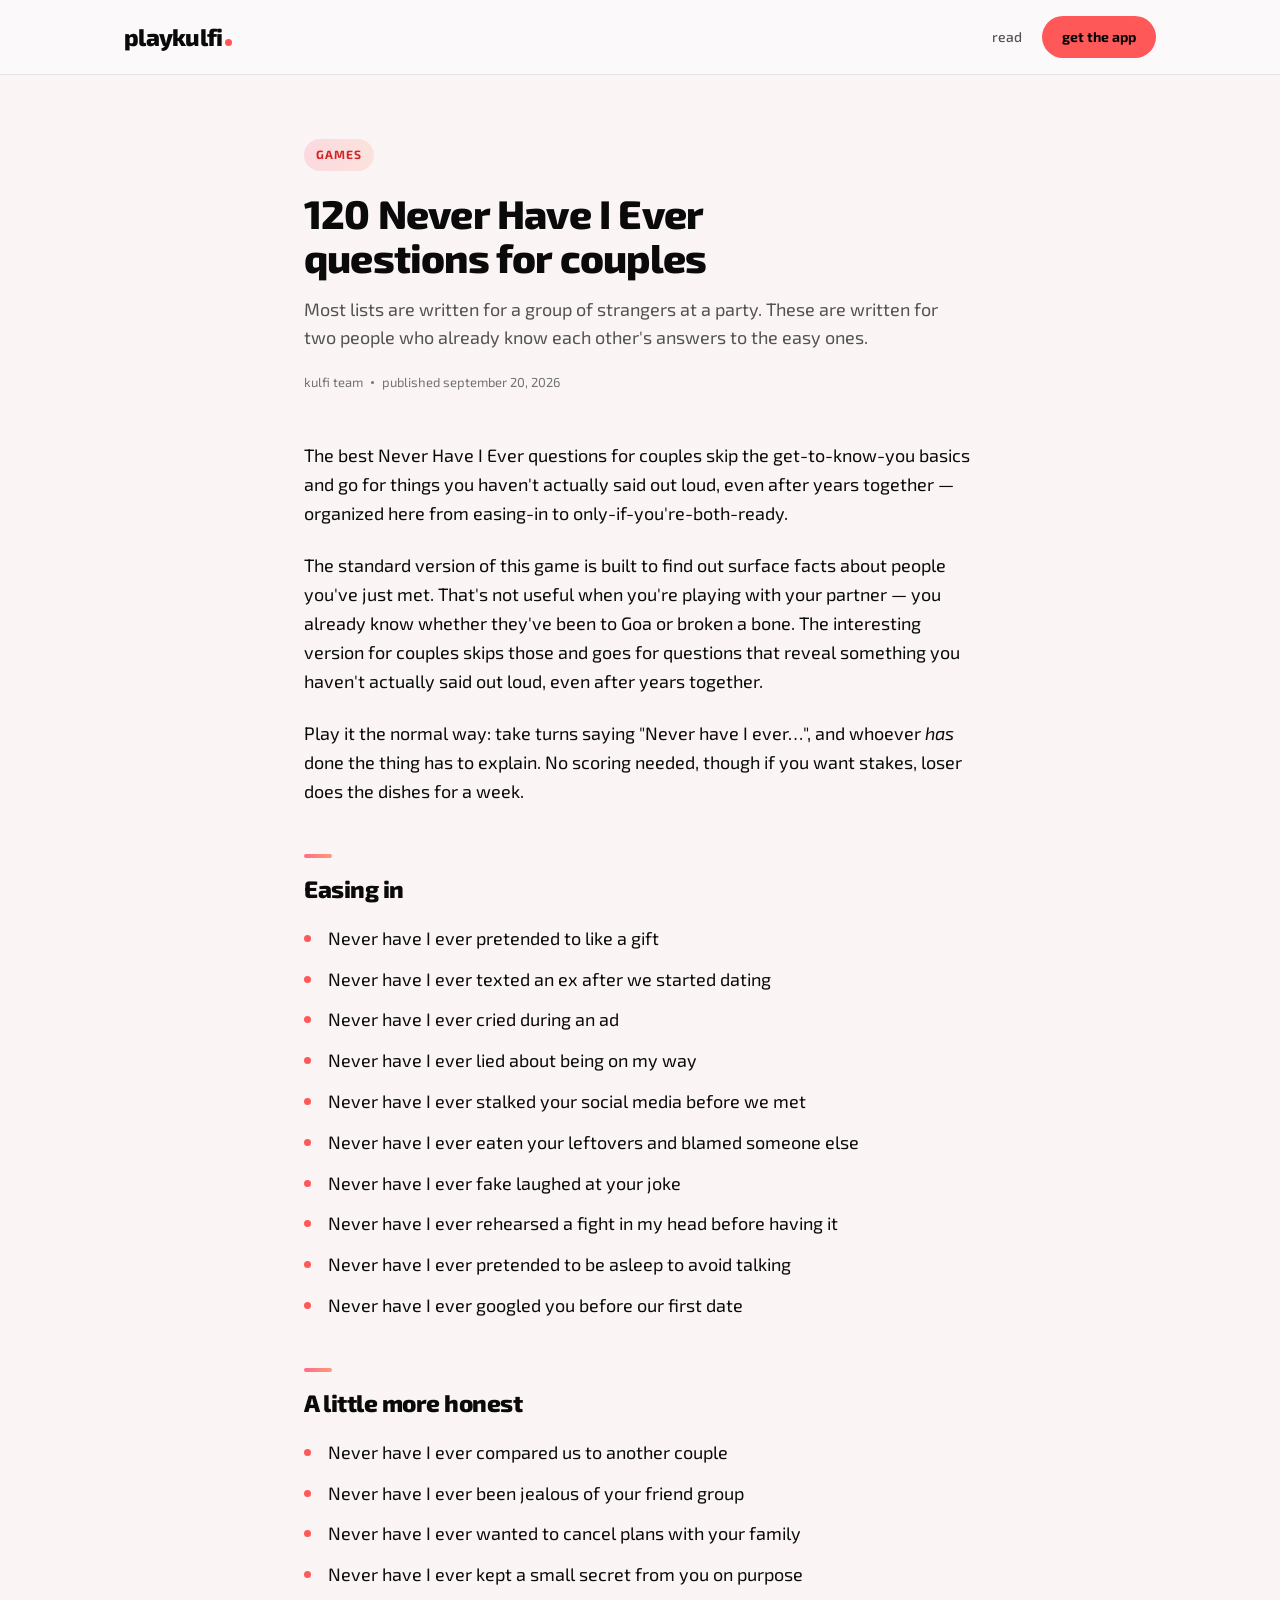
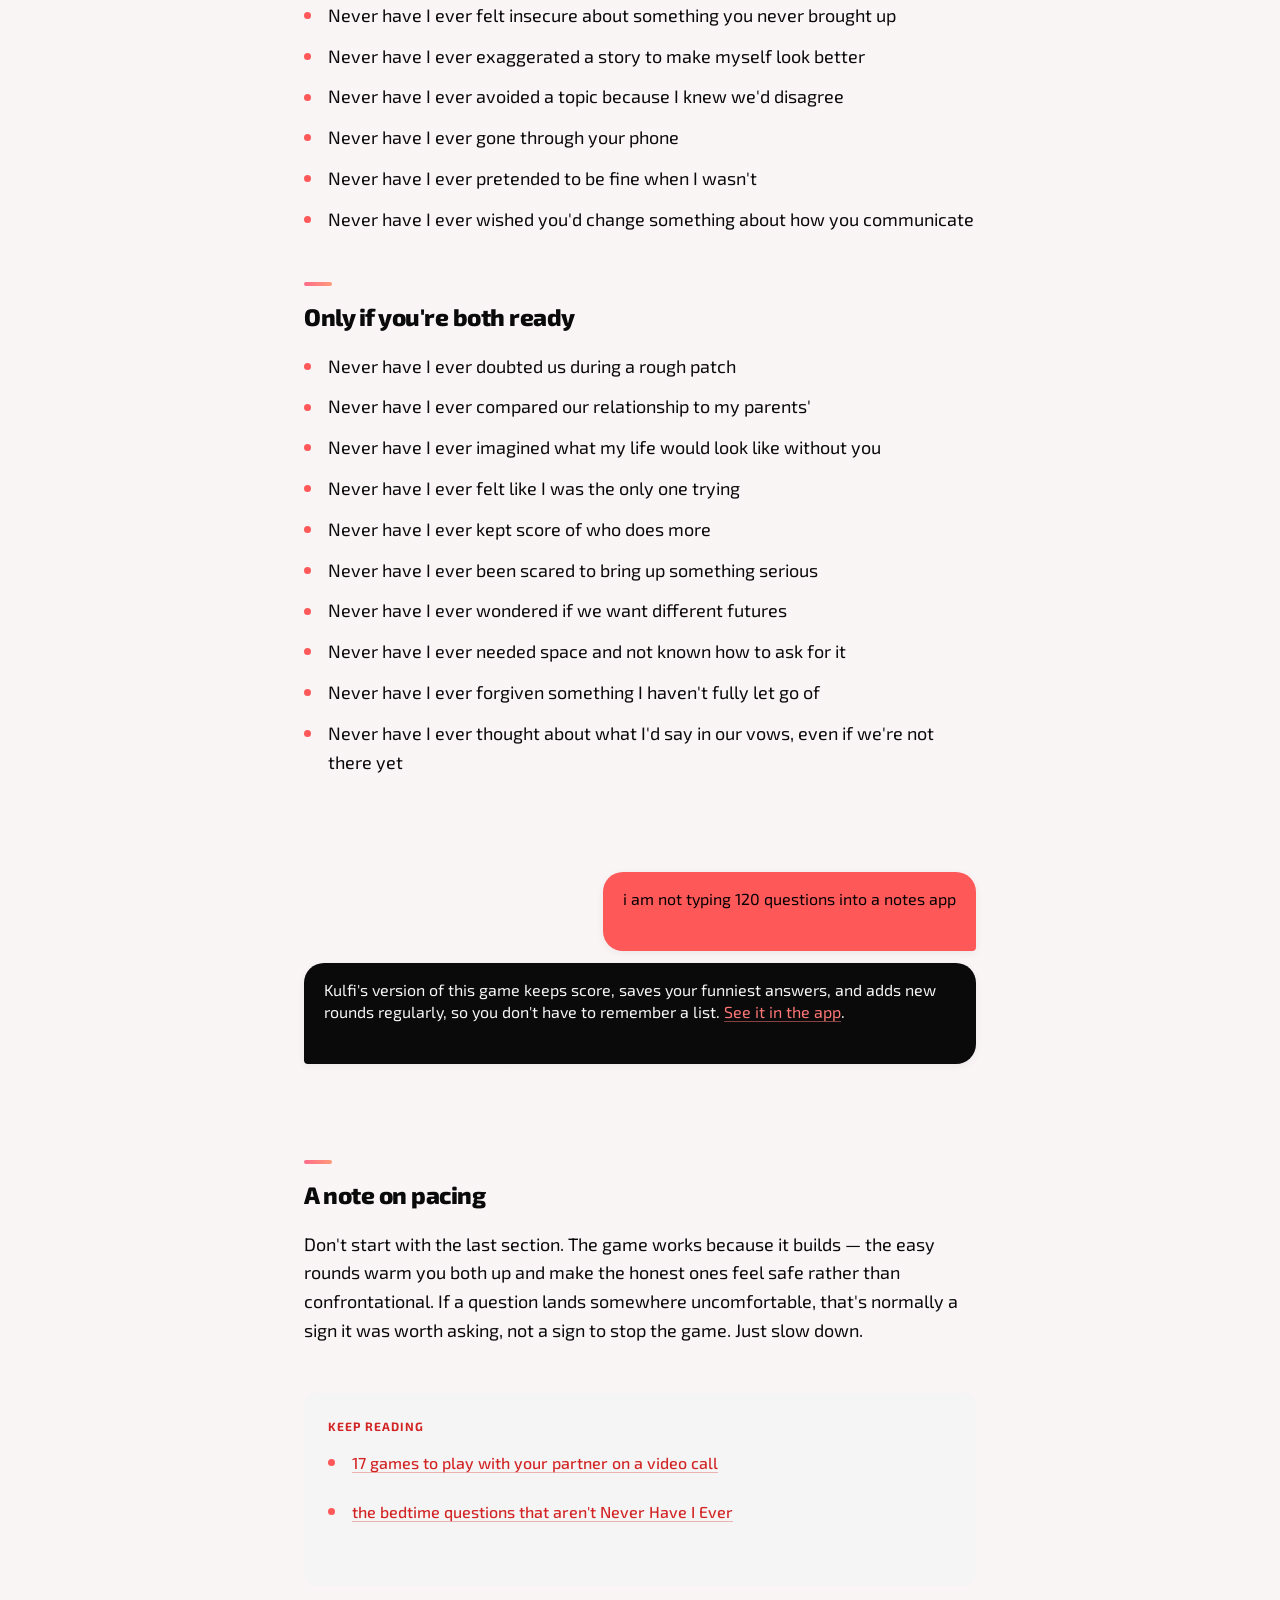
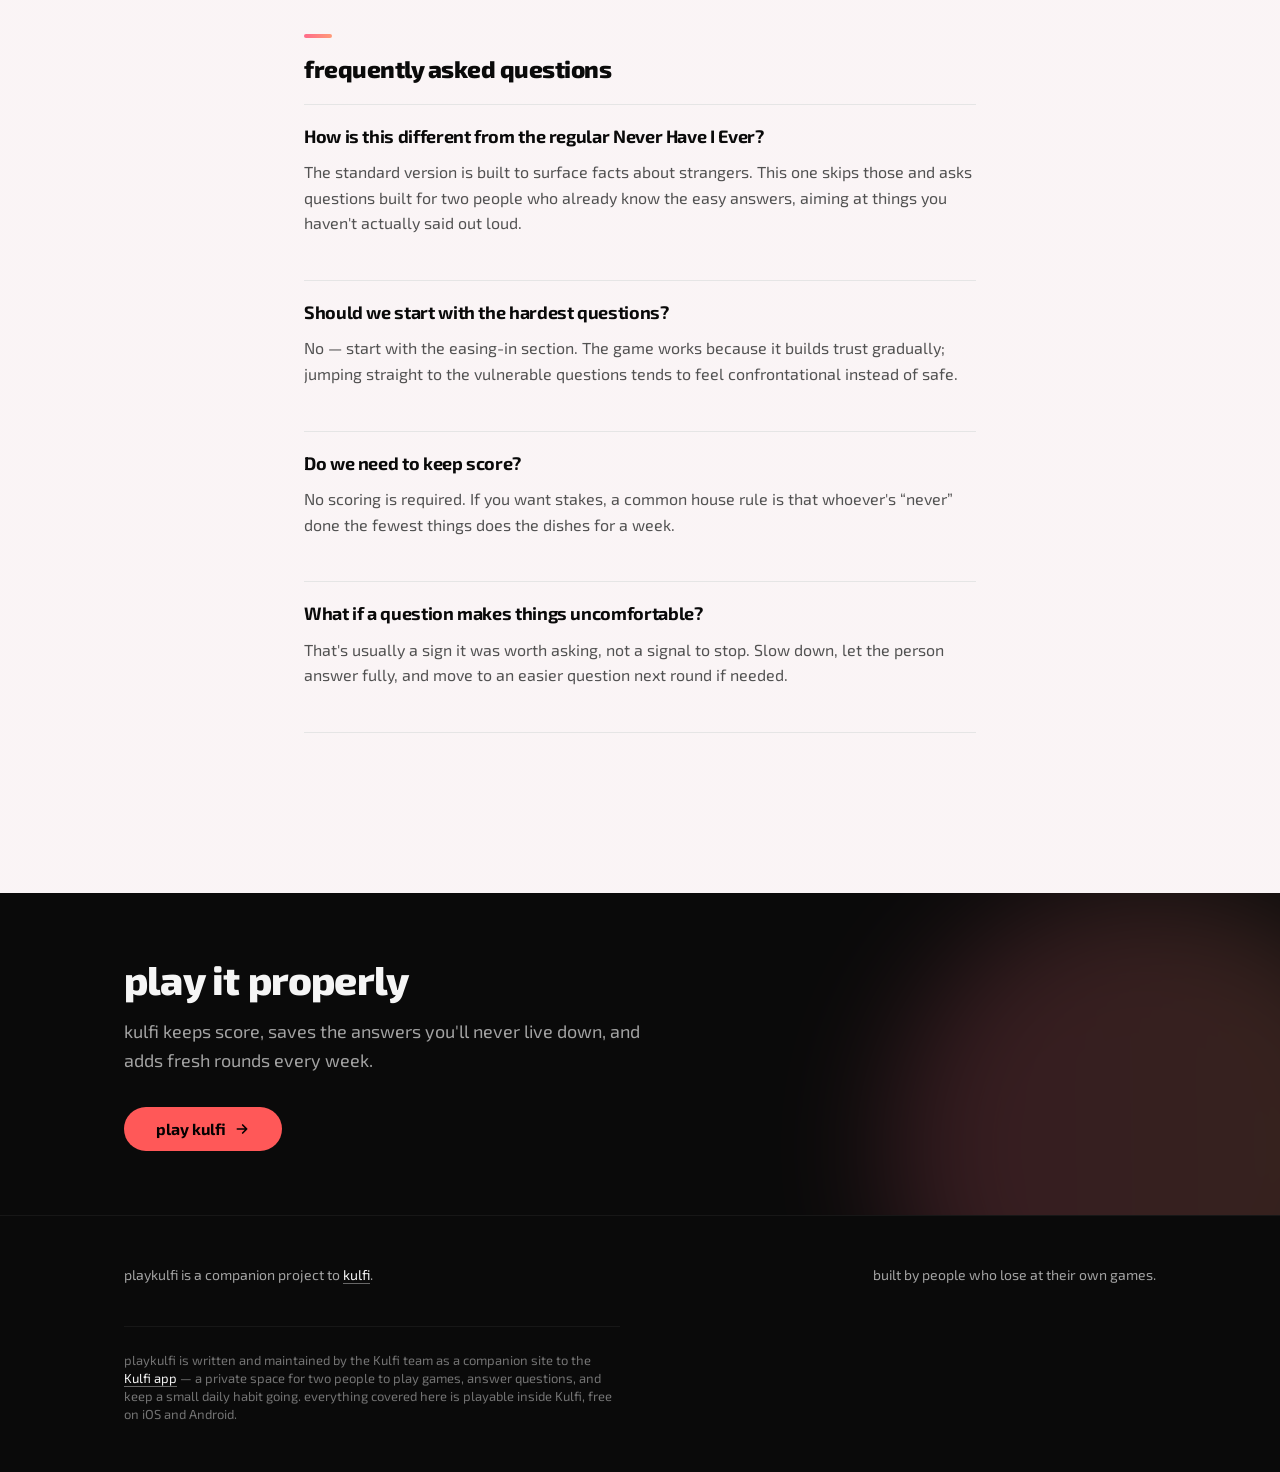
<file: blogs/never-have-i-ever-couples.html>
<!DOCTYPE html>
<html lang="en">
<head>
<!-- Google tag (gtag.js) -->
<script async src="https://www.googletagmanager.com/gtag/js?id=G-6GK3Y6PDGW"></script>
<script>
  window.dataLayer = window.dataLayer || [];
  function gtag(){dataLayer.push(arguments);}
  gtag('js', new Date());

  gtag('config', 'G-6GK3Y6PDGW');
</script>
<meta charset="UTF-8">
<meta name="viewport" content="width=device-width, initial-scale=1">
<title>120 Never Have I Ever Questions for Couples | PlayKulfi</title>
<meta name="description" content="Never Have I Ever questions built for couples who already know each other — past the drinking-game basics, organized by how deep you want to go.">
<link rel="icon" href="../favicon.ico" sizes="32x32">
<link rel="icon" href="../images/favicon.svg" type="image/svg+xml">
<link rel="apple-touch-icon" href="../images/apple-touch-icon.png">
<link rel="canonical" href="https://playkulfi.com/blogs/never-have-i-ever-couples.html">
<meta property="og:type" content="article">
<meta property="og:site_name" content="playkulfi">
<meta property="og:url" content="https://playkulfi.com/blogs/never-have-i-ever-couples.html">
<meta property="og:title" content="120 Never Have I Ever Questions for Couples | PlayKulfi">
<meta property="og:description" content="Never Have I Ever questions built for couples who already know each other — past the drinking-game basics, organized by how deep you want to go.">
<meta property="og:image" content="https://playkulfi.com/images/og-image.png">
<meta property="og:image:width" content="1200">
<meta property="og:image:height" content="630">
<meta name="twitter:card" content="summary_large_image">
<meta name="twitter:title" content="120 Never Have I Ever Questions for Couples | PlayKulfi">
<meta name="twitter:description" content="Never Have I Ever questions built for couples who already know each other — past the drinking-game basics, organized by how deep you want to go.">
<meta name="twitter:image" content="https://playkulfi.com/images/og-image.png">
<link rel="preconnect" href="https://fonts.googleapis.com">
<link rel="preconnect" href="https://fonts.gstatic.com" crossorigin>
<link rel="stylesheet" href="https://fonts.googleapis.com/css2?family=Exo+2:ital,wght@0,100..900;1,100..900&display=swap">
<link rel="stylesheet" href="../styles.min.css">

<script type="application/ld+json">
{
  "@context": "https://schema.org",
  "@type": "BlogPosting",
  "headline": "120 Never Have I Ever Questions for Couples",
  "description": "Never Have I Ever questions built for couples who already know each other — past the drinking-game basics, organized by how deep you want to go.",
  "image": "https://playkulfi.com/images/og-image.png",
  "datePublished": "2026-09-20",
  "dateModified": "2026-09-20",
  "author": {
    "@type": "Organization",
    "name": "Kulfi Team",
    "url": "https://playkulfi.com/"
  },
  "publisher": {
    "@type": "Organization",
    "name": "Kulfi",
    "url": "https://kulfi.club",
    "logo": {
      "@type": "ImageObject",
      "url": "https://playkulfi.com/images/favicon-512.png"
    }
  },
  "mainEntityOfPage": {
    "@type": "WebPage",
    "@id": "https://playkulfi.com/blogs/never-have-i-ever-couples.html"
  }
}
</script>
<script type="application/ld+json">
{
  "@context": "https://schema.org",
  "@type": "FAQPage",
  "mainEntity": [
    {
      "@type": "Question",
      "name": "How is this different from the regular Never Have I Ever?",
      "acceptedAnswer": {
        "@type": "Answer",
        "text": "The standard version is built to surface facts about strangers. This one skips those and asks questions built for two people who already know the easy answers, aiming at things you haven't actually said out loud."
      }
    },
    {
      "@type": "Question",
      "name": "Should we start with the hardest questions?",
      "acceptedAnswer": {
        "@type": "Answer",
        "text": "No — start with the easing-in section. The game works because it builds trust gradually; jumping straight to the vulnerable questions tends to feel confrontational instead of safe."
      }
    },
    {
      "@type": "Question",
      "name": "Do we need to keep score?",
      "acceptedAnswer": {
        "@type": "Answer",
        "text": "No scoring is required. If you want stakes, a common house rule is that whoever's “never” done the fewest things does the dishes for a week."
      }
    },
    {
      "@type": "Question",
      "name": "What if a question makes things uncomfortable?",
      "acceptedAnswer": {
        "@type": "Answer",
        "text": "That's usually a sign it was worth asking, not a signal to stop. Slow down, let the person answer fully, and move to an easier question next round if needed."
      }
    }
  ]
}
</script>
</head>
<body>

<header class="site">
  <div class="wrap">
    <a href="/" class="wordmark">playkulfi</a>
    <nav class="site">
      <a class="nav-read" href="/#posts">read</a>
      <a class="nav-cta" href="https://play.google.com/store/apps/details?id=com.kulfi.app" target="_blank" rel="noopener">get the app</a>
    </nav>
  </div>
</header>

<article>
  <div class="wrap wrap--read">
    <p class="kicker">games</p>
    <h1>120 Never Have I Ever questions for couples</h1>
    <p class="dek">Most lists are written for a group of strangers at a party. These are written for two people who already know each other's answers to the easy ones.</p>
    <p class="byline"><span>kulfi team</span><span class="byline-dot" aria-hidden="true"></span><span>published september 20, 2026</span></p>

    <div class="body">
      <p>The best Never Have I Ever questions for couples skip the get-to-know-you basics and go for things you haven't actually said out loud, even after years together — organized here from easing-in to only-if-you're-both-ready.</p>

      <p>The standard version of this game is built to find out surface facts about people you've just met. That's not useful when you're playing with your partner — you already know whether they've been to Goa or broken a bone. The interesting version for couples skips those and goes for questions that reveal something you haven't actually said out loud, even after years together.</p>

      <p>Play it the normal way: take turns saying "Never have I ever…", and whoever <em>has</em> done the thing has to explain. No scoring needed, though if you want stakes, loser does the dishes for a week.</p>

      <h2>Easing in</h2>
      <ul>
        <li>Never have I ever pretended to like a gift</li>
        <li>Never have I ever texted an ex after we started dating</li>
        <li>Never have I ever cried during an ad</li>
        <li>Never have I ever lied about being on my way</li>
        <li>Never have I ever stalked your social media before we met</li>
        <li>Never have I ever eaten your leftovers and blamed someone else</li>
        <li>Never have I ever fake laughed at your joke</li>
        <li>Never have I ever rehearsed a fight in my head before having it</li>
        <li>Never have I ever pretended to be asleep to avoid talking</li>
        <li>Never have I ever googled you before our first date</li>
      </ul>

      <h2>A little more honest</h2>
      <ul>
        <li>Never have I ever compared us to another couple</li>
        <li>Never have I ever been jealous of your friend group</li>
        <li>Never have I ever wanted to cancel plans with your family</li>
        <li>Never have I ever kept a small secret from you on purpose</li>
        <li>Never have I ever felt insecure about something you never brought up</li>
        <li>Never have I ever exaggerated a story to make myself look better</li>
        <li>Never have I ever avoided a topic because I knew we'd disagree</li>
        <li>Never have I ever gone through your phone</li>
        <li>Never have I ever pretended to be fine when I wasn't</li>
        <li>Never have I ever wished you'd change something about how you communicate</li>
      </ul>

      <h2>Only if you're both ready</h2>
      <ul>
        <li>Never have I ever doubted us during a rough patch</li>
        <li>Never have I ever compared our relationship to my parents'</li>
        <li>Never have I ever imagined what my life would look like without you</li>
        <li>Never have I ever felt like I was the only one trying</li>
        <li>Never have I ever kept score of who does more</li>
        <li>Never have I ever been scared to bring up something serious</li>
        <li>Never have I ever wondered if we want different futures</li>
        <li>Never have I ever needed space and not known how to ask for it</li>
        <li>Never have I ever forgiven something I haven't fully let go of</li>
        <li>Never have I ever thought about what I'd say in our vows, even if we're not there yet</li>
      </ul>

      <div class="callout">
        <div class="chat">
          <div class="bubble bubble--you">
            <p>i am not typing 120 questions into a notes app</p>
          </div>
          <div class="bubble bubble--them">
            <p>Kulfi's version of this game keeps score, saves your funniest answers, and adds new rounds regularly, so you don't have to remember a list. <a href="https://play.google.com/store/apps/details?id=com.kulfi.app" target="_blank" rel="noopener">See it in the app</a>.</p>
          </div>
        </div>
      </div>

      <h2>A note on pacing</h2>
      <p>Don't start with the last section. The game works because it builds — the easy rounds warm you both up and make the honest ones feel safe rather than confrontational. If a question lands somewhere uncomfortable, that's normally a sign it was worth asking, not a sign to stop the game. Just slow down.</p>
      <div class="related-reading">
        <p class="related-label">keep reading</p>
        <ul>
        <li><a href="/blogs/video-call-games.html">17 games to play with your partner on a video call</a></li>
        <li><a href="/blogs/pillow-talk-bedtime-questions.html">the bedtime questions that aren't Never Have I Ever</a></li>
        </ul>
      </div>

      <div class="faq">
        <h2>frequently asked questions</h2>
        <div class="faq-item">
          <h3>How is this different from the regular Never Have I Ever?</h3>
          <p>The standard version is built to surface facts about strangers. This one skips those and asks questions built for two people who already know the easy answers, aiming at things you haven't actually said out loud.</p>
        </div>
        <div class="faq-item">
          <h3>Should we start with the hardest questions?</h3>
          <p>No — start with the easing-in section. The game works because it builds trust gradually; jumping straight to the vulnerable questions tends to feel confrontational instead of safe.</p>
        </div>
        <div class="faq-item">
          <h3>Do we need to keep score?</h3>
          <p>No scoring is required. If you want stakes, a common house rule is that whoever's “never” done the fewest things does the dishes for a week.</p>
        </div>
        <div class="faq-item">
          <h3>What if a question makes things uncomfortable?</h3>
          <p>That's usually a sign it was worth asking, not a signal to stop. Slow down, let the person answer fully, and move to an easier question next round if needed.</p>
        </div>
      </div>

    </div>
  </div>
</article>

<div class="cta-band">
  <div class="wrap">
    <h2>play it properly</h2>
    <p>kulfi keeps score, saves the answers you'll never live down, and adds fresh rounds every week.</p>
    <a class="btn btn--primary btn--arrow" href="https://play.google.com/store/apps/details?id=com.kulfi.app" target="_blank" rel="noopener">play kulfi</a>
  </div>
</div>

<footer class="site">
  <div class="wrap">
    <p>playkulfi is a companion project to <a href="https://kulfi.club" target="_blank" rel="noopener">kulfi</a>.</p>
    <p>built by people who lose at their own games.</p>
    <p class="footer-about">playkulfi is written and maintained by the Kulfi team as a companion site to the <a href="https://kulfi.club" target="_blank" rel="noopener">Kulfi app</a> — a private space for two people to play games, answer questions, and keep a small daily habit going. everything covered here is playable inside Kulfi, free on iOS and Android.</p>
  </div>
</footer>

</body>
</html>
</file>
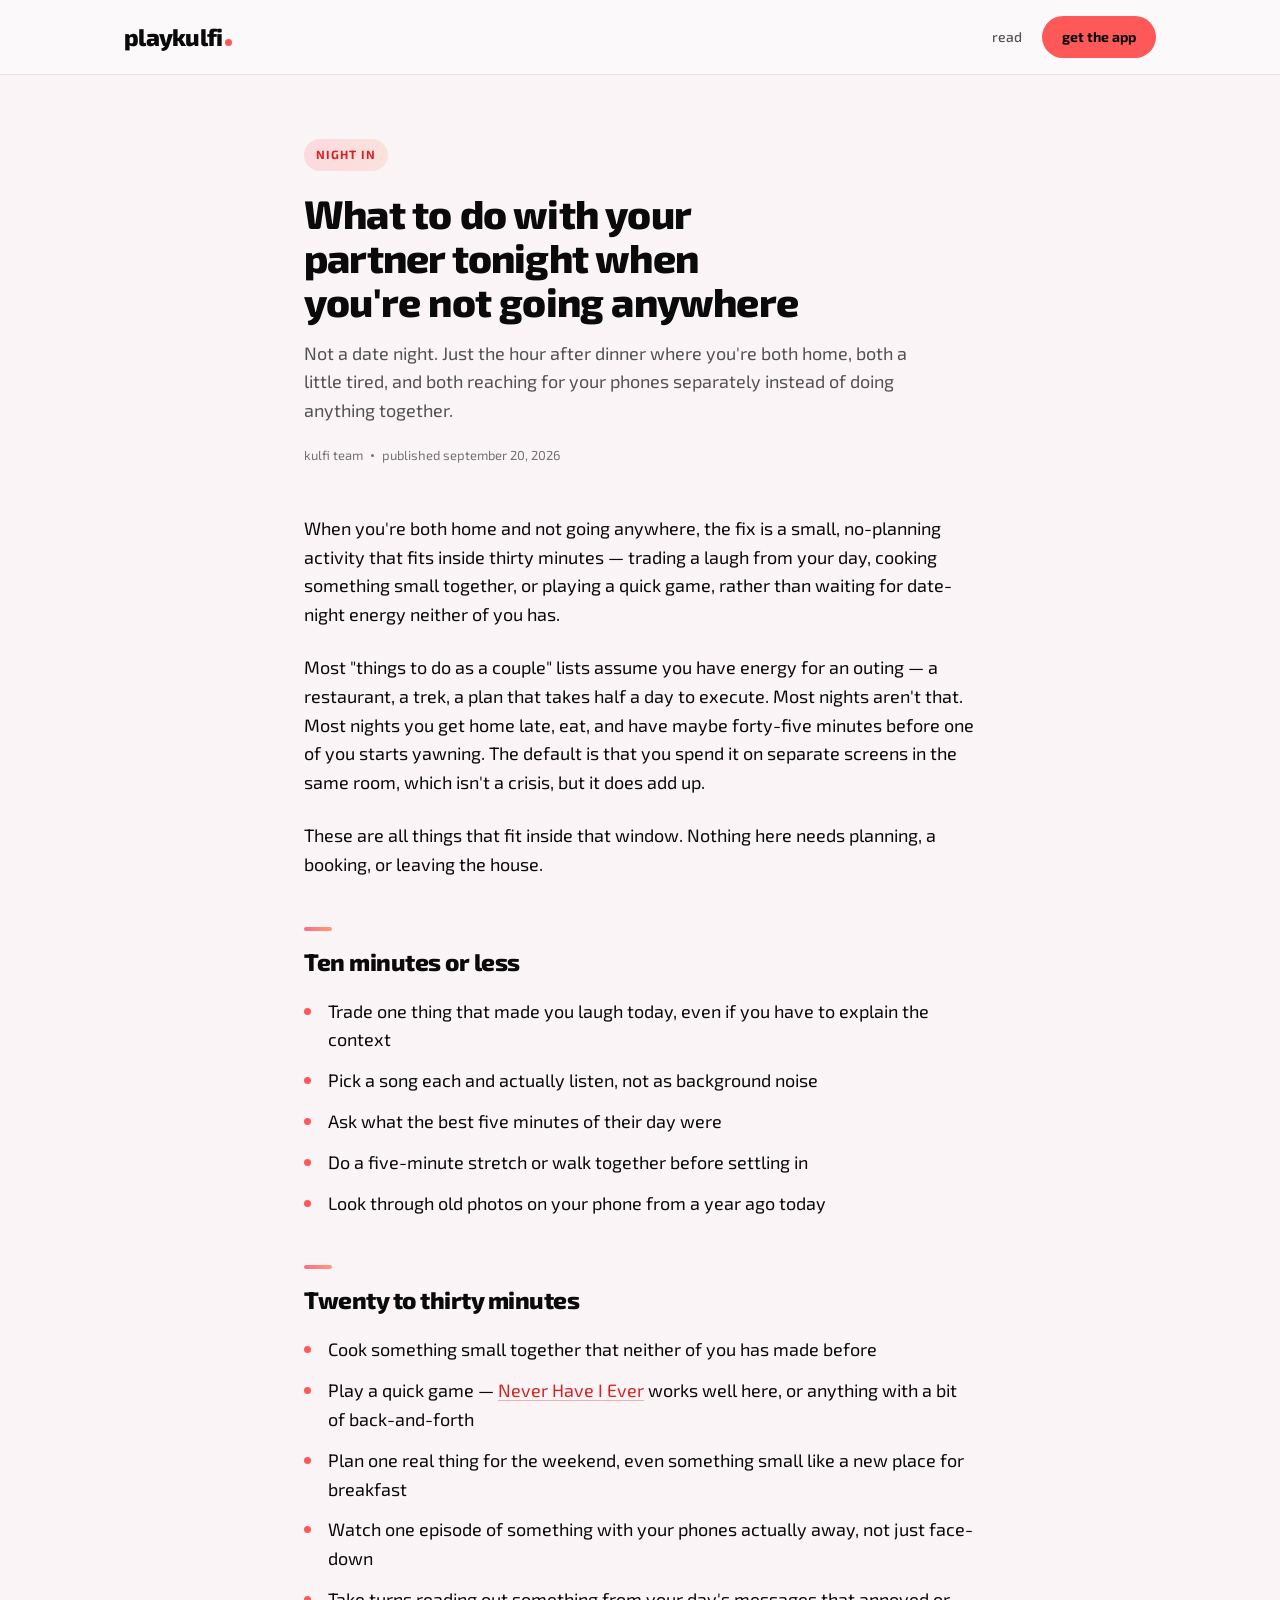
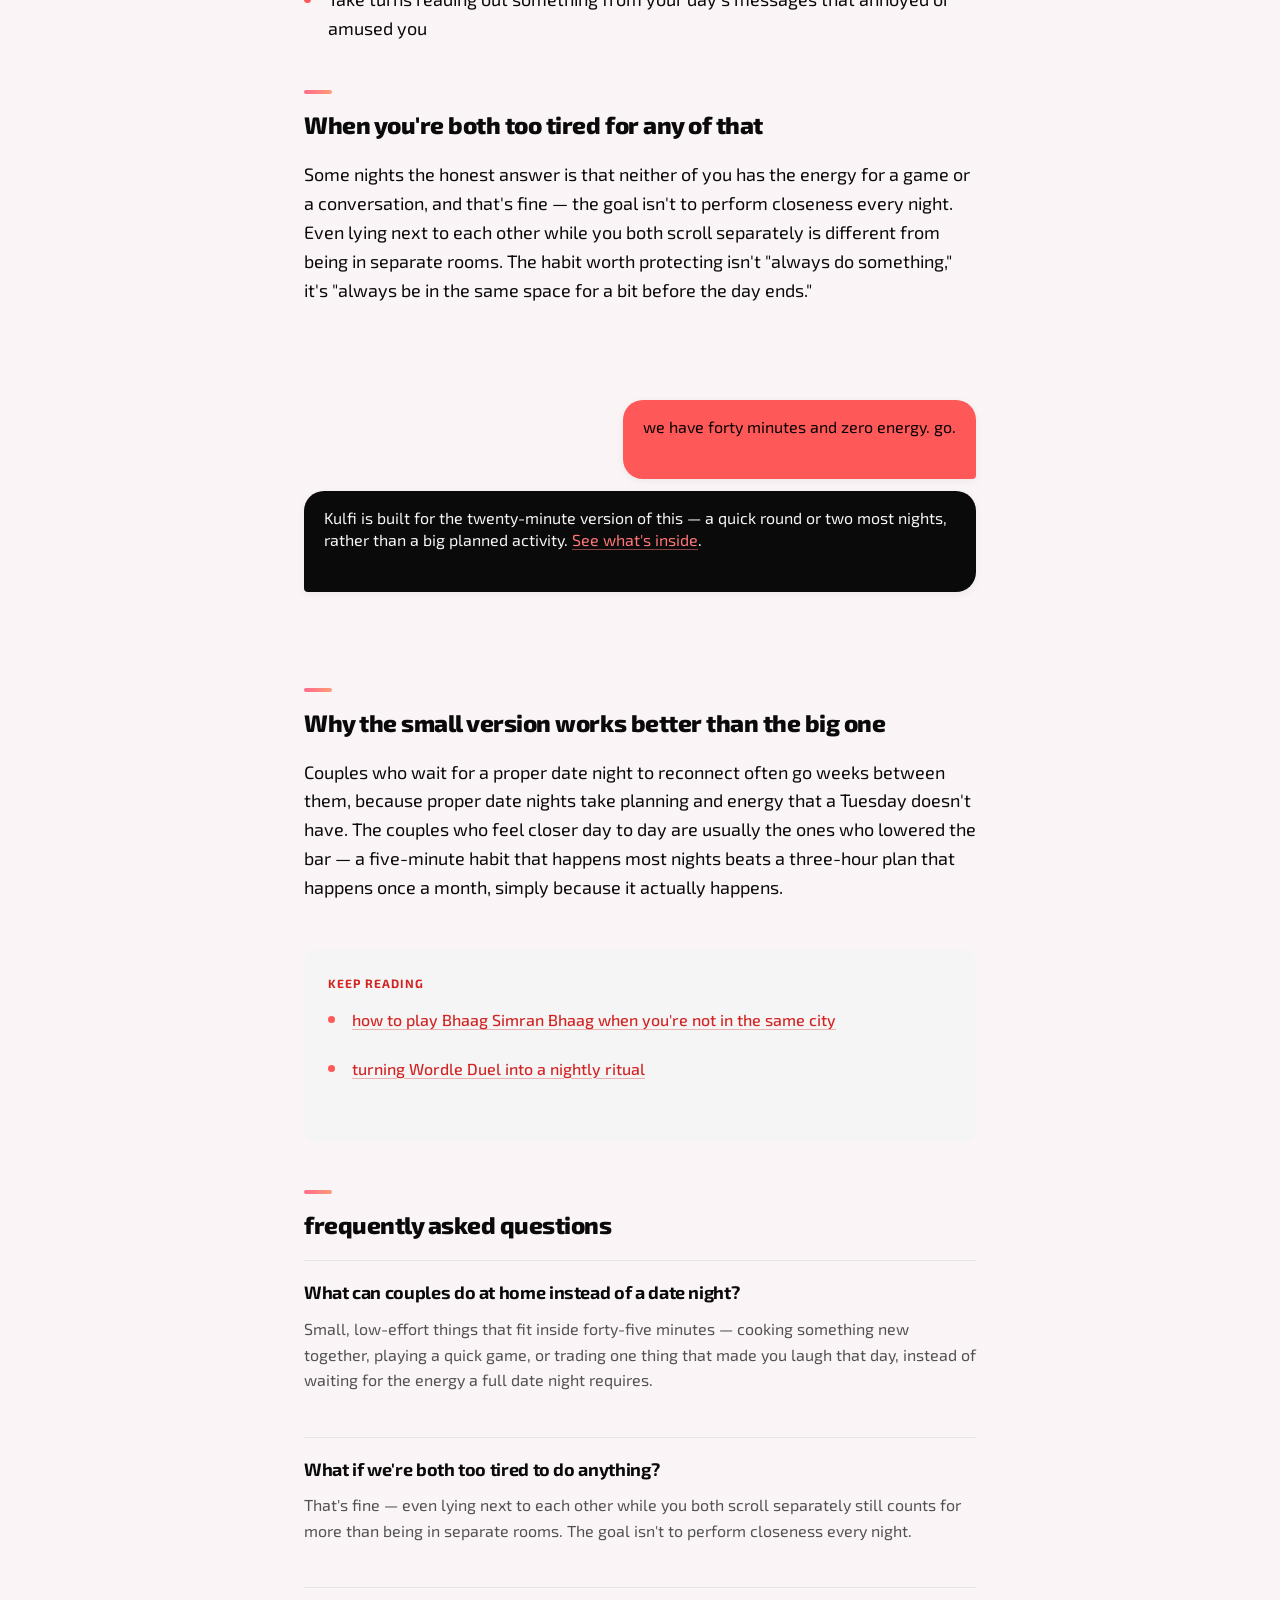
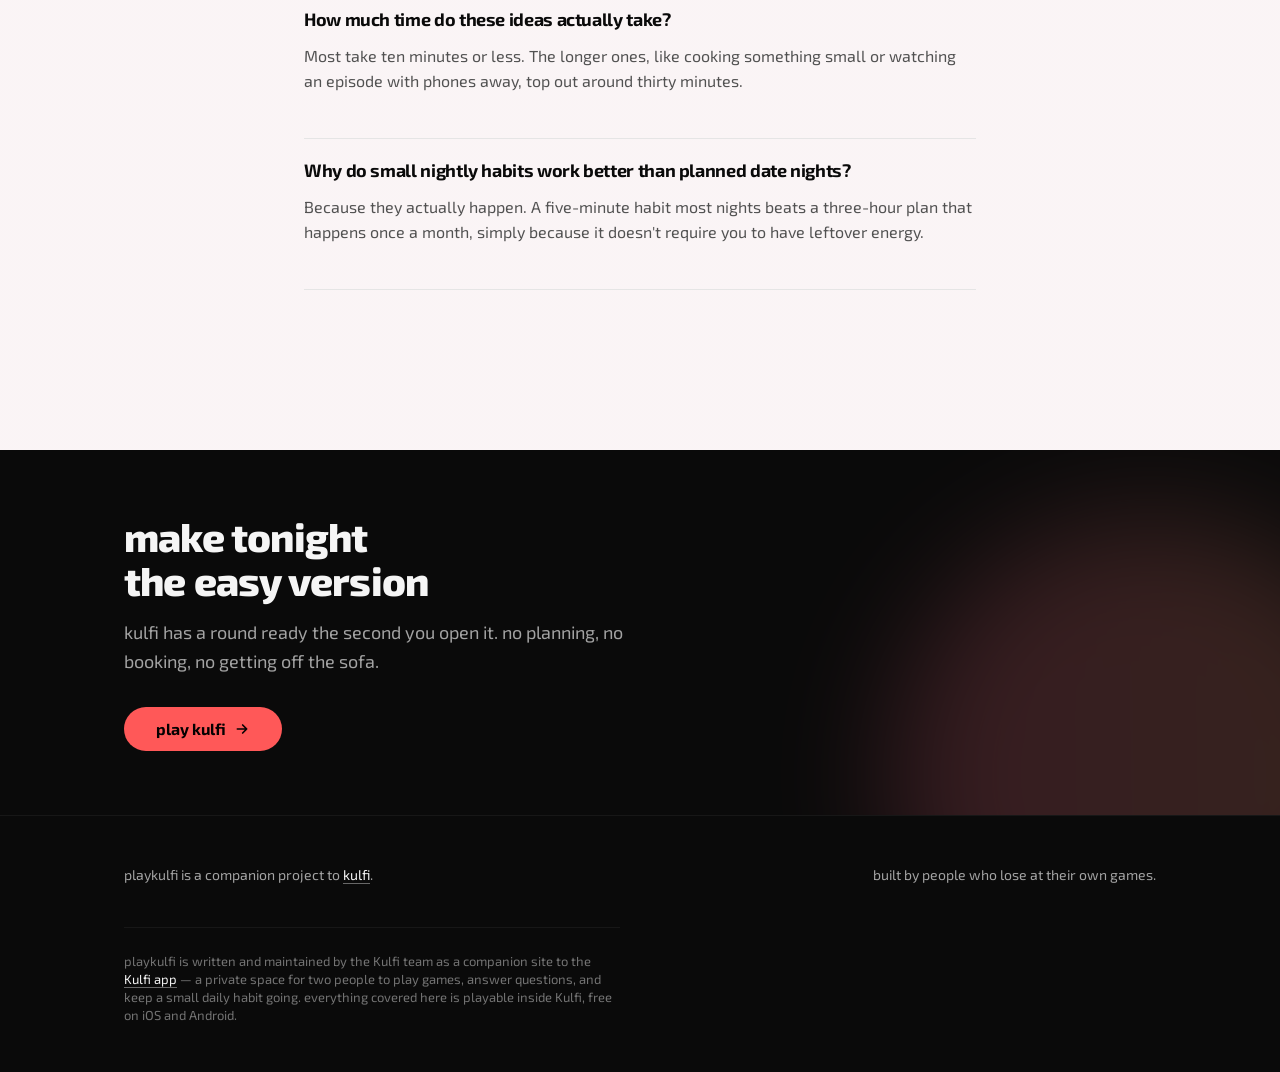
<file: blogs/night-in-ideas.html>
<!DOCTYPE html>
<html lang="en">
<head>
<!-- Google tag (gtag.js) -->
<script async src="https://www.googletagmanager.com/gtag/js?id=G-6GK3Y6PDGW"></script>
<script>
  window.dataLayer = window.dataLayer || [];
  function gtag(){dataLayer.push(arguments);}
  gtag('js', new Date());

  gtag('config', 'G-6GK3Y6PDGW');
</script>
<meta charset="UTF-8">
<meta name="viewport" content="width=device-width, initial-scale=1">
<title>What to Do With Your Partner Tonight When You're Not Going Anywhere | PlayKulfi</title>
<meta name="description" content="For the nights you're both home, both tired, and both scrolling instead of talking — small things that take less effort than a date night.">
<link rel="icon" href="../favicon.ico" sizes="32x32">
<link rel="icon" href="../images/favicon.svg" type="image/svg+xml">
<link rel="apple-touch-icon" href="../images/apple-touch-icon.png">
<link rel="canonical" href="https://playkulfi.com/blogs/night-in-ideas.html">
<meta property="og:type" content="article">
<meta property="og:site_name" content="playkulfi">
<meta property="og:url" content="https://playkulfi.com/blogs/night-in-ideas.html">
<meta property="og:title" content="What to Do With Your Partner Tonight When You're Not Going Anywhere | PlayKulfi">
<meta property="og:description" content="For the nights you're both home, both tired, and both scrolling instead of talking — small things that take less effort than a date night.">
<meta property="og:image" content="https://playkulfi.com/images/og-image.png">
<meta property="og:image:width" content="1200">
<meta property="og:image:height" content="630">
<meta name="twitter:card" content="summary_large_image">
<meta name="twitter:title" content="What to Do With Your Partner Tonight When You're Not Going Anywhere | PlayKulfi">
<meta name="twitter:description" content="For the nights you're both home, both tired, and both scrolling instead of talking — small things that take less effort than a date night.">
<meta name="twitter:image" content="https://playkulfi.com/images/og-image.png">
<link rel="preconnect" href="https://fonts.googleapis.com">
<link rel="preconnect" href="https://fonts.gstatic.com" crossorigin>
<link rel="stylesheet" href="https://fonts.googleapis.com/css2?family=Exo+2:ital,wght@0,100..900;1,100..900&display=swap">
<link rel="stylesheet" href="../styles.min.css">

<script type="application/ld+json">
{
  "@context": "https://schema.org",
  "@type": "BlogPosting",
  "headline": "What to Do With Your Partner Tonight When You're Not Going Anywhere",
  "description": "For the nights you're both home, both tired, and both scrolling instead of talking — small things that take less effort than a date night.",
  "image": "https://playkulfi.com/images/og-image.png",
  "datePublished": "2026-09-20",
  "dateModified": "2026-09-20",
  "author": {
    "@type": "Organization",
    "name": "Kulfi Team",
    "url": "https://playkulfi.com/"
  },
  "publisher": {
    "@type": "Organization",
    "name": "Kulfi",
    "url": "https://kulfi.club",
    "logo": {
      "@type": "ImageObject",
      "url": "https://playkulfi.com/images/favicon-512.png"
    }
  },
  "mainEntityOfPage": {
    "@type": "WebPage",
    "@id": "https://playkulfi.com/blogs/night-in-ideas.html"
  }
}
</script>
<script type="application/ld+json">
{
  "@context": "https://schema.org",
  "@type": "FAQPage",
  "mainEntity": [
    {
      "@type": "Question",
      "name": "What can couples do at home instead of a date night?",
      "acceptedAnswer": {
        "@type": "Answer",
        "text": "Small, low-effort things that fit inside forty-five minutes — cooking something new together, playing a quick game, or trading one thing that made you laugh that day, instead of waiting for the energy a full date night requires."
      }
    },
    {
      "@type": "Question",
      "name": "What if we're both too tired to do anything?",
      "acceptedAnswer": {
        "@type": "Answer",
        "text": "That's fine — even lying next to each other while you both scroll separately still counts for more than being in separate rooms. The goal isn't to perform closeness every night."
      }
    },
    {
      "@type": "Question",
      "name": "How much time do these ideas actually take?",
      "acceptedAnswer": {
        "@type": "Answer",
        "text": "Most take ten minutes or less. The longer ones, like cooking something small or watching an episode with phones away, top out around thirty minutes."
      }
    },
    {
      "@type": "Question",
      "name": "Why do small nightly habits work better than planned date nights?",
      "acceptedAnswer": {
        "@type": "Answer",
        "text": "Because they actually happen. A five-minute habit most nights beats a three-hour plan that happens once a month, simply because it doesn't require you to have leftover energy."
      }
    }
  ]
}
</script>
</head>
<body>

<header class="site">
  <div class="wrap">
    <a href="/" class="wordmark">playkulfi</a>
    <nav class="site">
      <a class="nav-read" href="/#posts">read</a>
      <a class="nav-cta" href="https://play.google.com/store/apps/details?id=com.kulfi.app" target="_blank" rel="noopener">get the app</a>
    </nav>
  </div>
</header>

<article>
  <div class="wrap wrap--read">
    <p class="kicker">night in</p>
    <h1>What to do with your partner tonight when you're not going anywhere</h1>
    <p class="dek">Not a date night. Just the hour after dinner where you're both home, both a little tired, and both reaching for your phones separately instead of doing anything together.</p>
    <p class="byline"><span>kulfi team</span><span class="byline-dot" aria-hidden="true"></span><span>published september 20, 2026</span></p>

    <div class="body">
      <p>When you're both home and not going anywhere, the fix is a small, no-planning activity that fits inside thirty minutes — trading a laugh from your day, cooking something small together, or playing a quick game, rather than waiting for date-night energy neither of you has.</p>

      <p>Most "things to do as a couple" lists assume you have energy for an outing — a restaurant, a trek, a plan that takes half a day to execute. Most nights aren't that. Most nights you get home late, eat, and have maybe forty-five minutes before one of you starts yawning. The default is that you spend it on separate screens in the same room, which isn't a crisis, but it does add up.</p>

      <p>These are all things that fit inside that window. Nothing here needs planning, a booking, or leaving the house.</p>

      <h2>Ten minutes or less</h2>
      <ul>
        <li>Trade one thing that made you laugh today, even if you have to explain the context</li>
        <li>Pick a song each and actually listen, not as background noise</li>
        <li>Ask what the best five minutes of their day were</li>
        <li>Do a five-minute stretch or walk together before settling in</li>
        <li>Look through old photos on your phone from a year ago today</li>
      </ul>

      <h2>Twenty to thirty minutes</h2>
      <ul>
        <li>Cook something small together that neither of you has made before</li>
        <li>Play a quick game — <a href="/blogs/never-have-i-ever-couples.html">Never Have I Ever</a> works well here, or anything with a bit of back-and-forth</li>
        <li>Plan one real thing for the weekend, even something small like a new place for breakfast</li>
        <li>Watch one episode of something with your phones actually away, not just face-down</li>
        <li>Take turns reading out something from your day's messages that annoyed or amused you</li>
      </ul>

      <h2>When you're both too tired for any of that</h2>
      <p>Some nights the honest answer is that neither of you has the energy for a game or a conversation, and that's fine — the goal isn't to perform closeness every night. Even lying next to each other while you both scroll separately is different from being in separate rooms. The habit worth protecting isn't "always do something," it's "always be in the same space for a bit before the day ends."</p>

      <div class="callout">
        <div class="chat">
          <div class="bubble bubble--you">
            <p>we have forty minutes and zero energy. go.</p>
          </div>
          <div class="bubble bubble--them">
            <p>Kulfi is built for the twenty-minute version of this — a quick round or two most nights, rather than a big planned activity. <a href="https://play.google.com/store/apps/details?id=com.kulfi.app" target="_blank" rel="noopener">See what's inside</a>.</p>
          </div>
        </div>
      </div>

      <h2>Why the small version works better than the big one</h2>
      <p>Couples who wait for a proper date night to reconnect often go weeks between them, because proper date nights take planning and energy that a Tuesday doesn't have. The couples who feel closer day to day are usually the ones who lowered the bar — a five-minute habit that happens most nights beats a three-hour plan that happens once a month, simply because it actually happens.</p>
      <div class="related-reading">
        <p class="related-label">keep reading</p>
        <ul>
        <li><a href="/blogs/bhaag-simran-bhaag-long-distance.html">how to play Bhaag Simran Bhaag when you're not in the same city</a></li>
        <li><a href="/blogs/wordle-duel-daily-ritual.html">turning Wordle Duel into a nightly ritual</a></li>
        </ul>
      </div>

      <div class="faq">
        <h2>frequently asked questions</h2>
        <div class="faq-item">
          <h3>What can couples do at home instead of a date night?</h3>
          <p>Small, low-effort things that fit inside forty-five minutes — cooking something new together, playing a quick game, or trading one thing that made you laugh that day, instead of waiting for the energy a full date night requires.</p>
        </div>
        <div class="faq-item">
          <h3>What if we're both too tired to do anything?</h3>
          <p>That's fine — even lying next to each other while you both scroll separately still counts for more than being in separate rooms. The goal isn't to perform closeness every night.</p>
        </div>
        <div class="faq-item">
          <h3>How much time do these ideas actually take?</h3>
          <p>Most take ten minutes or less. The longer ones, like cooking something small or watching an episode with phones away, top out around thirty minutes.</p>
        </div>
        <div class="faq-item">
          <h3>Why do small nightly habits work better than planned date nights?</h3>
          <p>Because they actually happen. A five-minute habit most nights beats a three-hour plan that happens once a month, simply because it doesn't require you to have leftover energy.</p>
        </div>
      </div>

    </div>
  </div>
</article>

<div class="cta-band">
  <div class="wrap">
    <h2>make tonight the easy version</h2>
    <p>kulfi has a round ready the second you open it. no planning, no booking, no getting off the sofa.</p>
    <a class="btn btn--primary btn--arrow" href="https://play.google.com/store/apps/details?id=com.kulfi.app" target="_blank" rel="noopener">play kulfi</a>
  </div>
</div>

<footer class="site">
  <div class="wrap">
    <p>playkulfi is a companion project to <a href="https://kulfi.club" target="_blank" rel="noopener">kulfi</a>.</p>
    <p>built by people who lose at their own games.</p>
    <p class="footer-about">playkulfi is written and maintained by the Kulfi team as a companion site to the <a href="https://kulfi.club" target="_blank" rel="noopener">Kulfi app</a> — a private space for two people to play games, answer questions, and keep a small daily habit going. everything covered here is playable inside Kulfi, free on iOS and Android.</p>
  </div>
</footer>

</body>
</html>
</file>
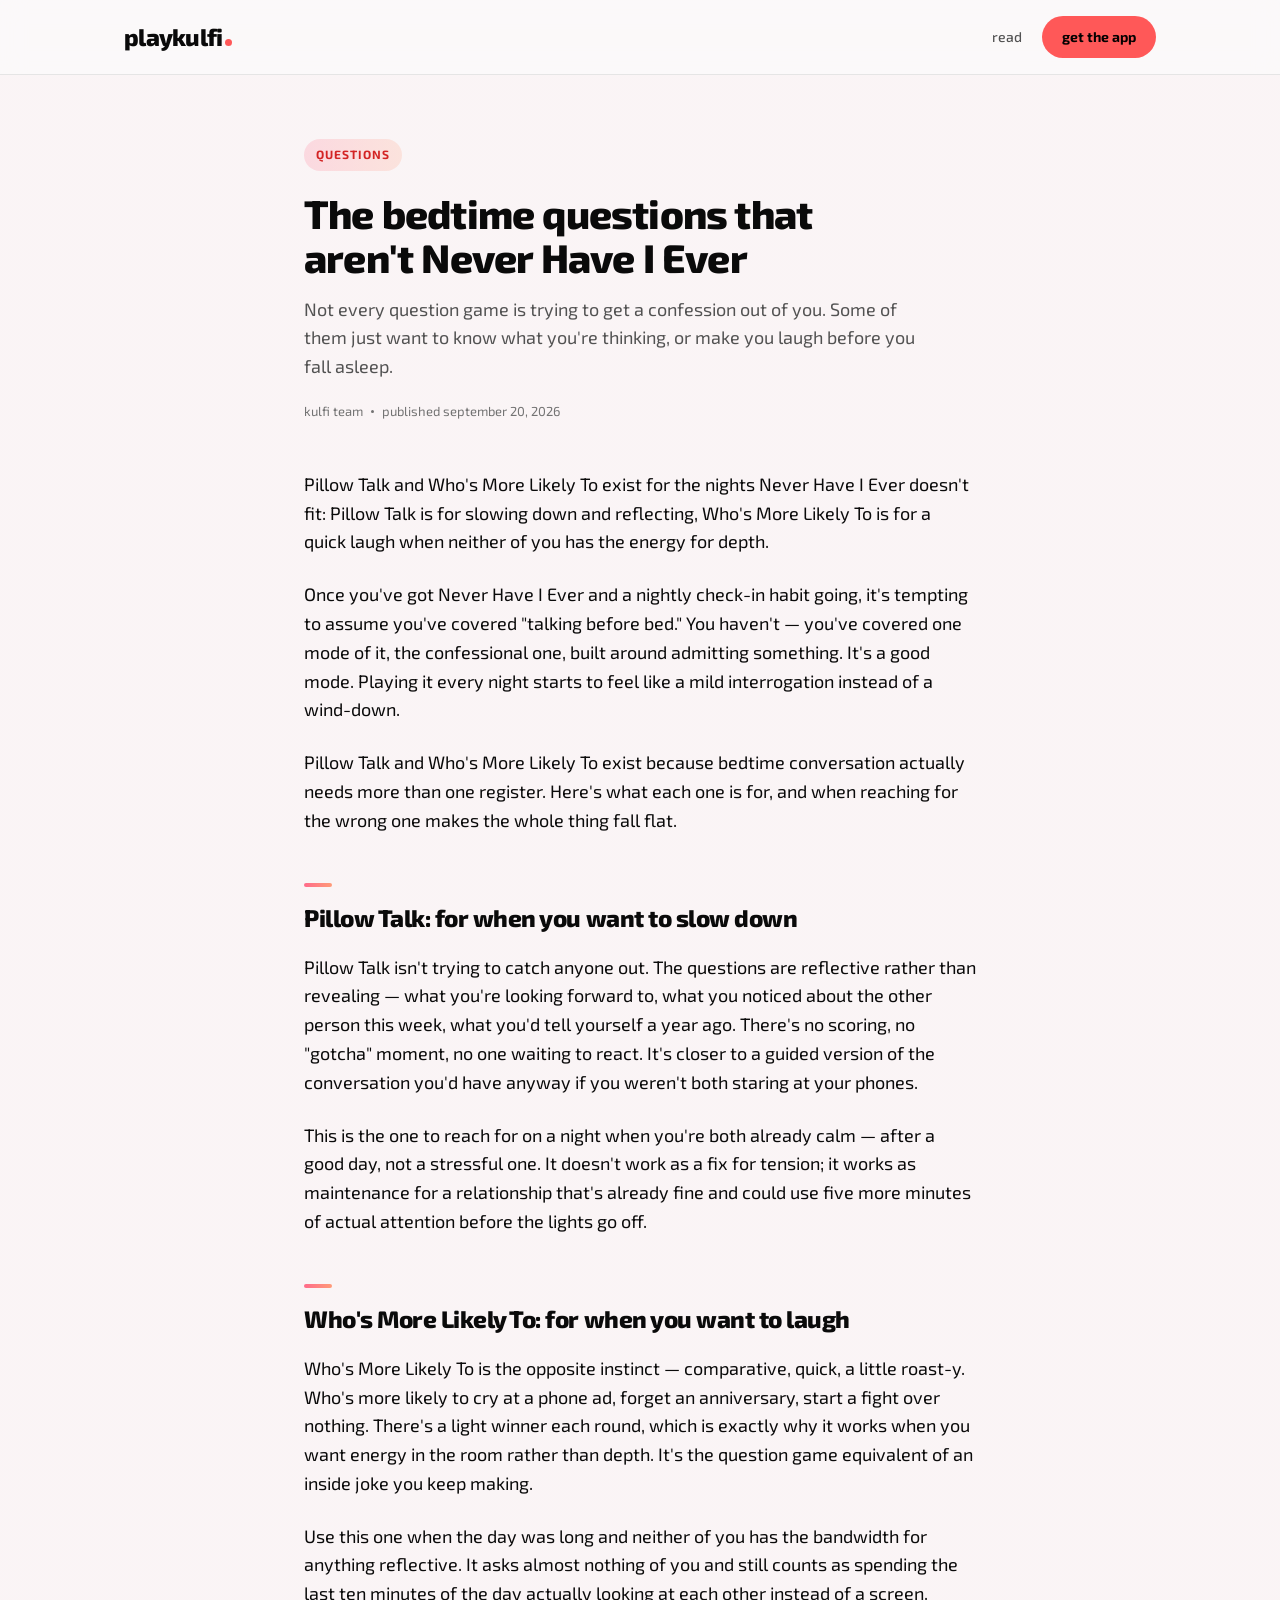
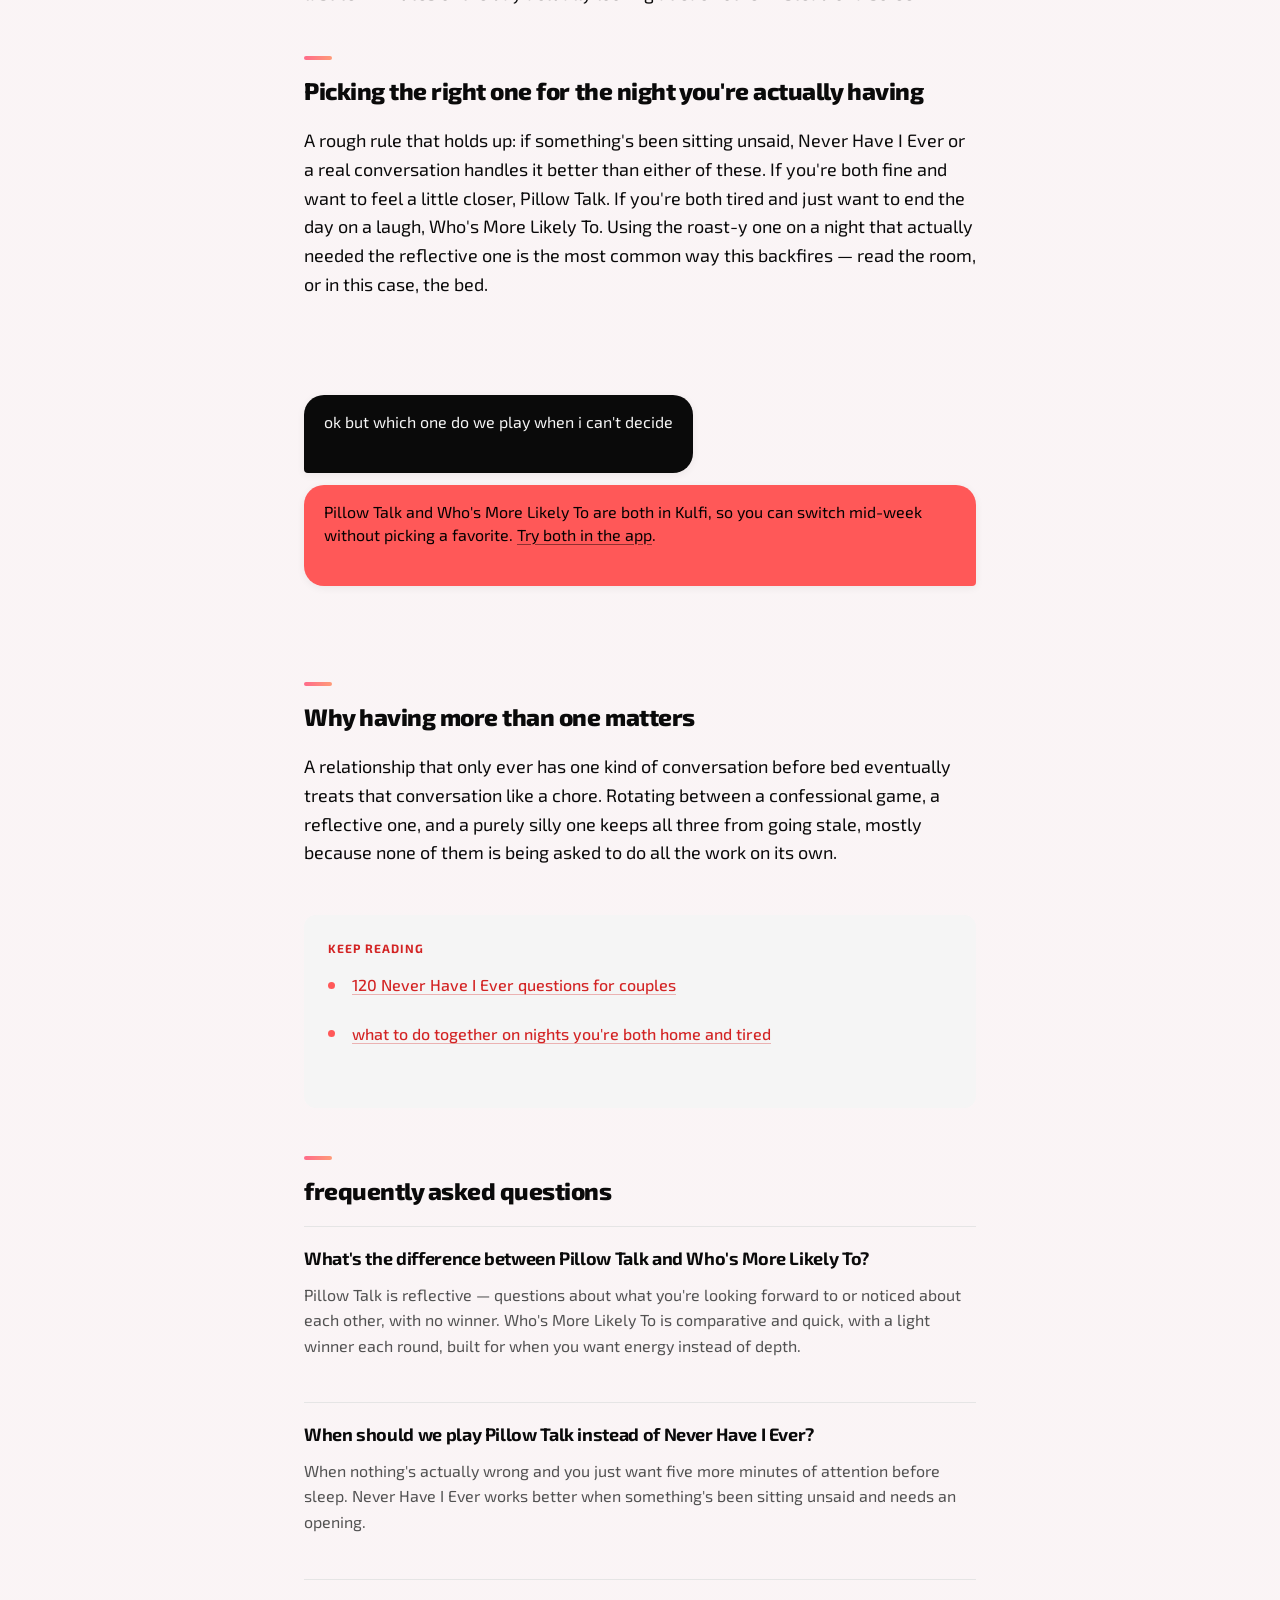
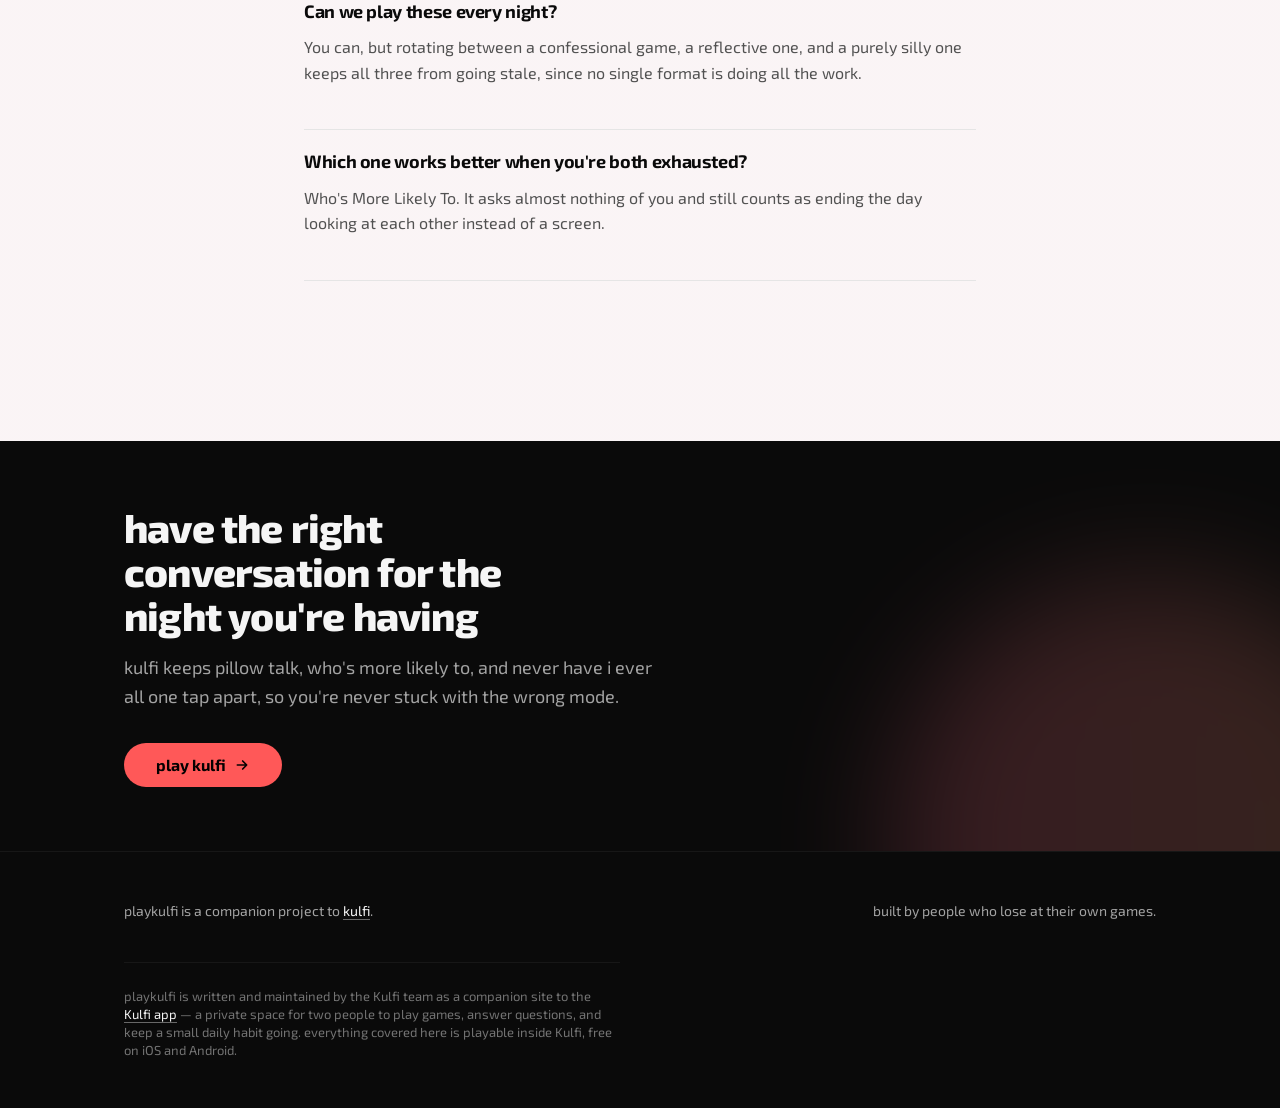
<file: blogs/pillow-talk-bedtime-questions.html>
<!DOCTYPE html>
<html lang="en">
<head>
<!-- Google tag (gtag.js) -->
<script async src="https://www.googletagmanager.com/gtag/js?id=G-6GK3Y6PDGW"></script>
<script>
  window.dataLayer = window.dataLayer || [];
  function gtag(){dataLayer.push(arguments);}
  gtag('js', new Date());

  gtag('config', 'G-6GK3Y6PDGW');
</script>
<meta charset="UTF-8">
<meta name="viewport" content="width=device-width, initial-scale=1">
<title>The Bedtime Questions That Aren't Never Have I Ever | PlayKulfi</title>
<meta name="description" content="Never Have I Ever is for confessions. Daily Questions is for routine. Here's what Pillow Talk and Who's More Likely To are actually for, and when to use which.">
<link rel="icon" href="../favicon.ico" sizes="32x32">
<link rel="icon" href="../images/favicon.svg" type="image/svg+xml">
<link rel="apple-touch-icon" href="../images/apple-touch-icon.png">
<link rel="canonical" href="https://playkulfi.com/blogs/pillow-talk-bedtime-questions.html">
<meta property="og:type" content="article">
<meta property="og:site_name" content="playkulfi">
<meta property="og:url" content="https://playkulfi.com/blogs/pillow-talk-bedtime-questions.html">
<meta property="og:title" content="The Bedtime Questions That Aren't Never Have I Ever | PlayKulfi">
<meta property="og:description" content="Never Have I Ever is for confessions. Daily Questions is for routine. Here's what Pillow Talk and Who's More Likely To are actually for, and when to use which.">
<meta property="og:image" content="https://playkulfi.com/images/og-image.png">
<meta property="og:image:width" content="1200">
<meta property="og:image:height" content="630">
<meta name="twitter:card" content="summary_large_image">
<meta name="twitter:title" content="The Bedtime Questions That Aren't Never Have I Ever | PlayKulfi">
<meta name="twitter:description" content="Never Have I Ever is for confessions. Daily Questions is for routine. Here's what Pillow Talk and Who's More Likely To are actually for, and when to use which.">
<meta name="twitter:image" content="https://playkulfi.com/images/og-image.png">
<link rel="preconnect" href="https://fonts.googleapis.com">
<link rel="preconnect" href="https://fonts.gstatic.com" crossorigin>
<link rel="stylesheet" href="https://fonts.googleapis.com/css2?family=Exo+2:ital,wght@0,100..900;1,100..900&display=swap">
<link rel="stylesheet" href="../styles.min.css">

<script type="application/ld+json">
{
  "@context": "https://schema.org",
  "@type": "BlogPosting",
  "headline": "The Bedtime Questions That Aren't Never Have I Ever",
  "description": "Never Have I Ever is for confessions. Daily Questions is for routine. Here's what Pillow Talk and Who's More Likely To are actually for, and when to use which.",
  "image": "https://playkulfi.com/images/og-image.png",
  "datePublished": "2026-09-20",
  "dateModified": "2026-09-20",
  "author": {
    "@type": "Organization",
    "name": "Kulfi Team",
    "url": "https://playkulfi.com/"
  },
  "publisher": {
    "@type": "Organization",
    "name": "Kulfi",
    "url": "https://kulfi.club",
    "logo": {
      "@type": "ImageObject",
      "url": "https://playkulfi.com/images/favicon-512.png"
    }
  },
  "mainEntityOfPage": {
    "@type": "WebPage",
    "@id": "https://playkulfi.com/blogs/pillow-talk-bedtime-questions.html"
  }
}
</script>
<script type="application/ld+json">
{
  "@context": "https://schema.org",
  "@type": "FAQPage",
  "mainEntity": [
    {
      "@type": "Question",
      "name": "What's the difference between Pillow Talk and Who's More Likely To?",
      "acceptedAnswer": {
        "@type": "Answer",
        "text": "Pillow Talk is reflective — questions about what you're looking forward to or noticed about each other, with no winner. Who's More Likely To is comparative and quick, with a light winner each round, built for when you want energy instead of depth."
      }
    },
    {
      "@type": "Question",
      "name": "When should we play Pillow Talk instead of Never Have I Ever?",
      "acceptedAnswer": {
        "@type": "Answer",
        "text": "When nothing's actually wrong and you just want five more minutes of attention before sleep. Never Have I Ever works better when something's been sitting unsaid and needs an opening."
      }
    },
    {
      "@type": "Question",
      "name": "Can we play these every night?",
      "acceptedAnswer": {
        "@type": "Answer",
        "text": "You can, but rotating between a confessional game, a reflective one, and a purely silly one keeps all three from going stale, since no single format is doing all the work."
      }
    },
    {
      "@type": "Question",
      "name": "Which one works better when you're both exhausted?",
      "acceptedAnswer": {
        "@type": "Answer",
        "text": "Who's More Likely To. It asks almost nothing of you and still counts as ending the day looking at each other instead of a screen."
      }
    }
  ]
}
</script>
</head>
<body>

<header class="site">
  <div class="wrap">
    <a href="/" class="wordmark">playkulfi</a>
    <nav class="site">
      <a class="nav-read" href="/#posts">read</a>
      <a class="nav-cta" href="https://play.google.com/store/apps/details?id=com.kulfi.app" target="_blank" rel="noopener">get the app</a>
    </nav>
  </div>
</header>

<article>
  <div class="wrap wrap--read">
    <p class="kicker">questions</p>
    <h1>The bedtime questions that aren't Never Have I Ever</h1>
    <p class="dek">Not every question game is trying to get a confession out of you. Some of them just want to know what you're thinking, or make you laugh before you fall asleep.</p>
    <p class="byline"><span>kulfi team</span><span class="byline-dot" aria-hidden="true"></span><span>published september 20, 2026</span></p>

    <div class="body">
      <p>Pillow Talk and Who's More Likely To exist for the nights Never Have I Ever doesn't fit: Pillow Talk is for slowing down and reflecting, Who's More Likely To is for a quick laugh when neither of you has the energy for depth.</p>

      <p>Once you've got Never Have I Ever and a nightly check-in habit going, it's tempting to assume you've covered "talking before bed." You haven't — you've covered one mode of it, the confessional one, built around admitting something. It's a good mode. Playing it every night starts to feel like a mild interrogation instead of a wind-down.</p>

      <p>Pillow Talk and Who's More Likely To exist because bedtime conversation actually needs more than one register. Here's what each one is for, and when reaching for the wrong one makes the whole thing fall flat.</p>

      <h2>Pillow Talk: for when you want to slow down</h2>
      <p>Pillow Talk isn't trying to catch anyone out. The questions are reflective rather than revealing — what you're looking forward to, what you noticed about the other person this week, what you'd tell yourself a year ago. There's no scoring, no "gotcha" moment, no one waiting to react. It's closer to a guided version of the conversation you'd have anyway if you weren't both staring at your phones.</p>

      <p>This is the one to reach for on a night when you're both already calm — after a good day, not a stressful one. It doesn't work as a fix for tension; it works as maintenance for a relationship that's already fine and could use five more minutes of actual attention before the lights go off.</p>

      <h2>Who's More Likely To: for when you want to laugh</h2>
      <p>Who's More Likely To is the opposite instinct — comparative, quick, a little roast-y. Who's more likely to cry at a phone ad, forget an anniversary, start a fight over nothing. There's a light winner each round, which is exactly why it works when you want energy in the room rather than depth. It's the question game equivalent of an inside joke you keep making.</p>

      <p>Use this one when the day was long and neither of you has the bandwidth for anything reflective. It asks almost nothing of you and still counts as spending the last ten minutes of the day actually looking at each other instead of a screen.</p>

      <h2>Picking the right one for the night you're actually having</h2>
      <p>A rough rule that holds up: if something's been sitting unsaid, Never Have I Ever or a real conversation handles it better than either of these. If you're both fine and want to feel a little closer, Pillow Talk. If you're both tired and just want to end the day on a laugh, Who's More Likely To. Using the roast-y one on a night that actually needed the reflective one is the most common way this backfires — read the room, or in this case, the bed.</p>

      <div class="callout">
        <div class="chat">
          <div class="bubble bubble--them">
            <p>ok but which one do we play when i can't decide</p>
          </div>
          <div class="bubble bubble--you">
            <p>Pillow Talk and Who's More Likely To are both in Kulfi, so you can switch mid-week without picking a favorite. <a href="https://play.google.com/store/apps/details?id=com.kulfi.app" target="_blank" rel="noopener">Try both in the app</a>.</p>
          </div>
        </div>
      </div>

      <h2>Why having more than one matters</h2>
      <p>A relationship that only ever has one kind of conversation before bed eventually treats that conversation like a chore. Rotating between a confessional game, a reflective one, and a purely silly one keeps all three from going stale, mostly because none of them is being asked to do all the work on its own.</p>
      <div class="related-reading">
        <p class="related-label">keep reading</p>
        <ul>
        <li><a href="/blogs/never-have-i-ever-couples.html">120 Never Have I Ever questions for couples</a></li>
        <li><a href="/blogs/night-in-ideas.html">what to do together on nights you're both home and tired</a></li>
        </ul>
      </div>

      <div class="faq">
        <h2>frequently asked questions</h2>
        <div class="faq-item">
          <h3>What's the difference between Pillow Talk and Who's More Likely To?</h3>
          <p>Pillow Talk is reflective — questions about what you're looking forward to or noticed about each other, with no winner. Who's More Likely To is comparative and quick, with a light winner each round, built for when you want energy instead of depth.</p>
        </div>
        <div class="faq-item">
          <h3>When should we play Pillow Talk instead of Never Have I Ever?</h3>
          <p>When nothing's actually wrong and you just want five more minutes of attention before sleep. Never Have I Ever works better when something's been sitting unsaid and needs an opening.</p>
        </div>
        <div class="faq-item">
          <h3>Can we play these every night?</h3>
          <p>You can, but rotating between a confessional game, a reflective one, and a purely silly one keeps all three from going stale, since no single format is doing all the work.</p>
        </div>
        <div class="faq-item">
          <h3>Which one works better when you're both exhausted?</h3>
          <p>Who's More Likely To. It asks almost nothing of you and still counts as ending the day looking at each other instead of a screen.</p>
        </div>
      </div>

    </div>
  </div>
</article>

<div class="cta-band">
  <div class="wrap">
    <h2>have the right conversation for the night you're having</h2>
    <p>kulfi keeps pillow talk, who's more likely to, and never have i ever all one tap apart, so you're never stuck with the wrong mode.</p>
    <a class="btn btn--primary btn--arrow" href="https://play.google.com/store/apps/details?id=com.kulfi.app" target="_blank" rel="noopener">play kulfi</a>
  </div>
</div>

<footer class="site">
  <div class="wrap">
    <p>playkulfi is a companion project to <a href="https://kulfi.club" target="_blank" rel="noopener">kulfi</a>.</p>
    <p>built by people who lose at their own games.</p>
    <p class="footer-about">playkulfi is written and maintained by the Kulfi team as a companion site to the <a href="https://kulfi.club" target="_blank" rel="noopener">Kulfi app</a> — a private space for two people to play games, answer questions, and keep a small daily habit going. everything covered here is playable inside Kulfi, free on iOS and Android.</p>
  </div>
</footer>

</body>
</html>
</file>
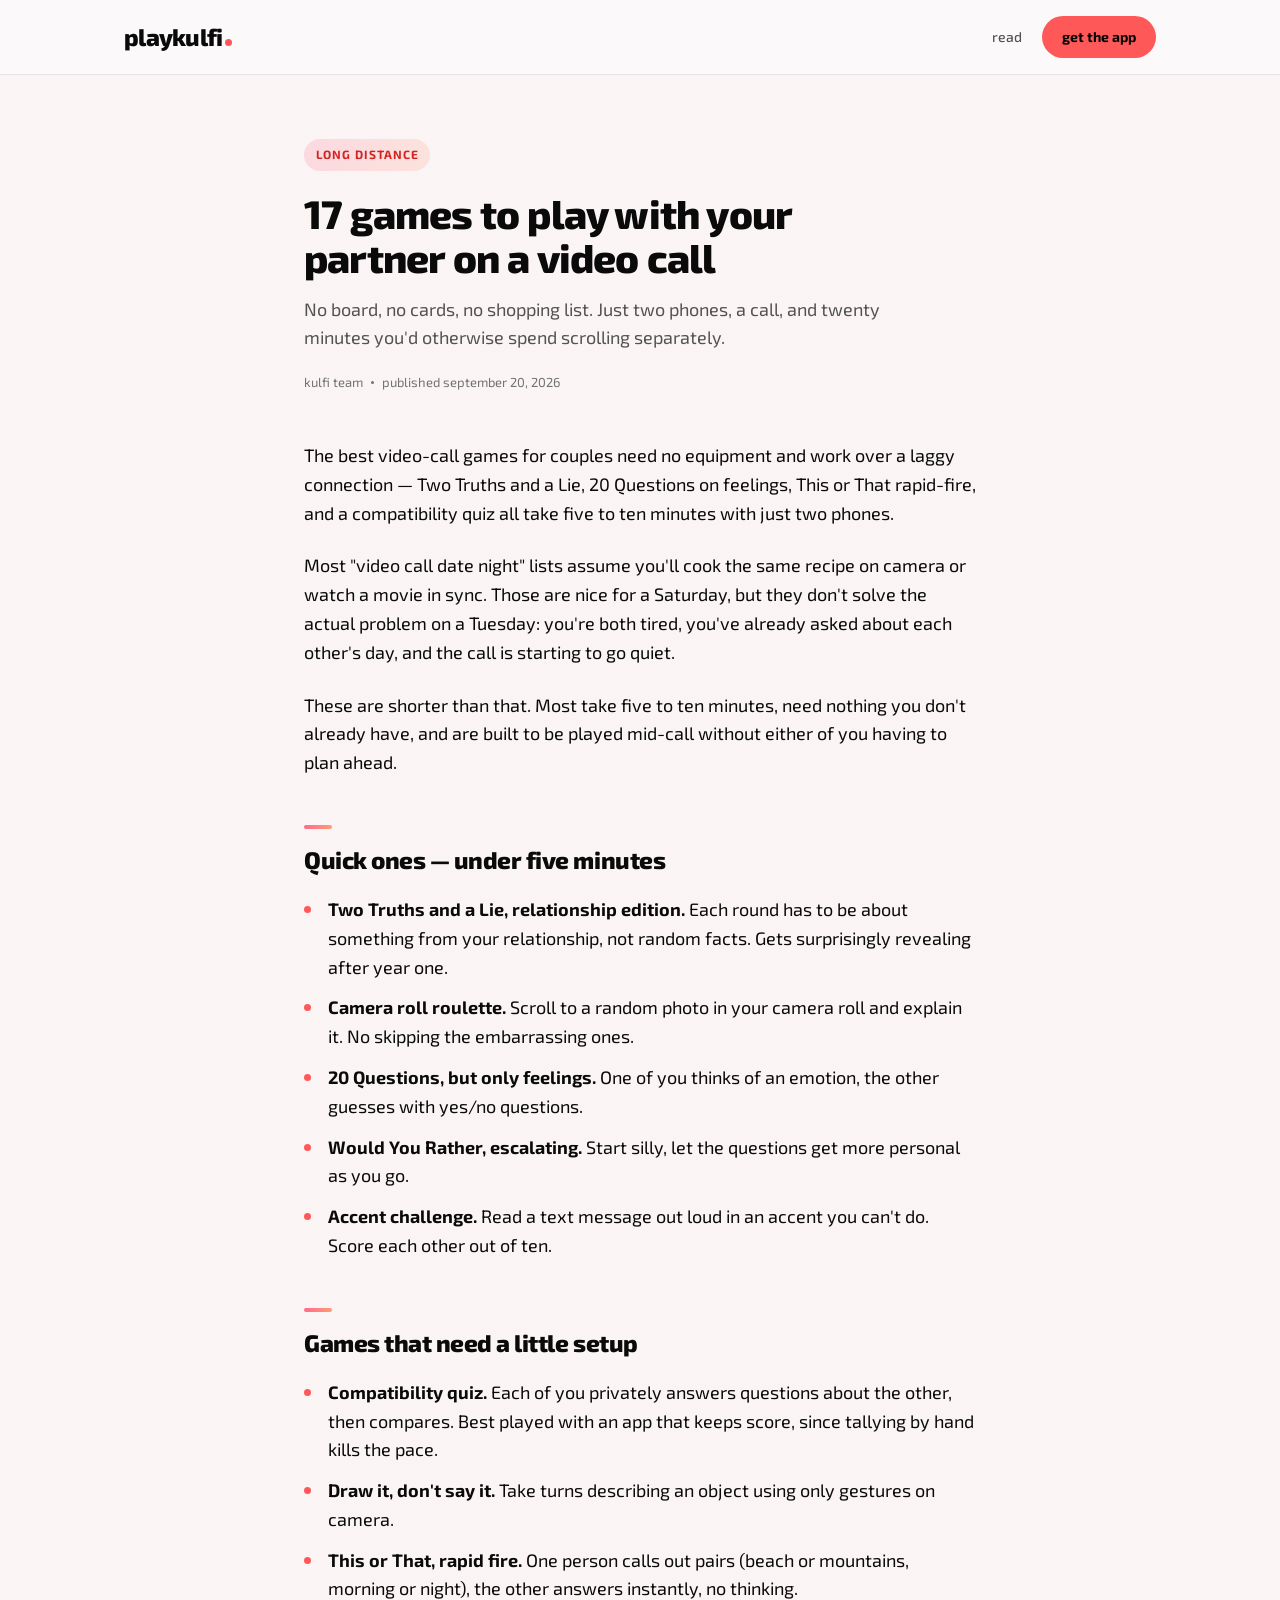
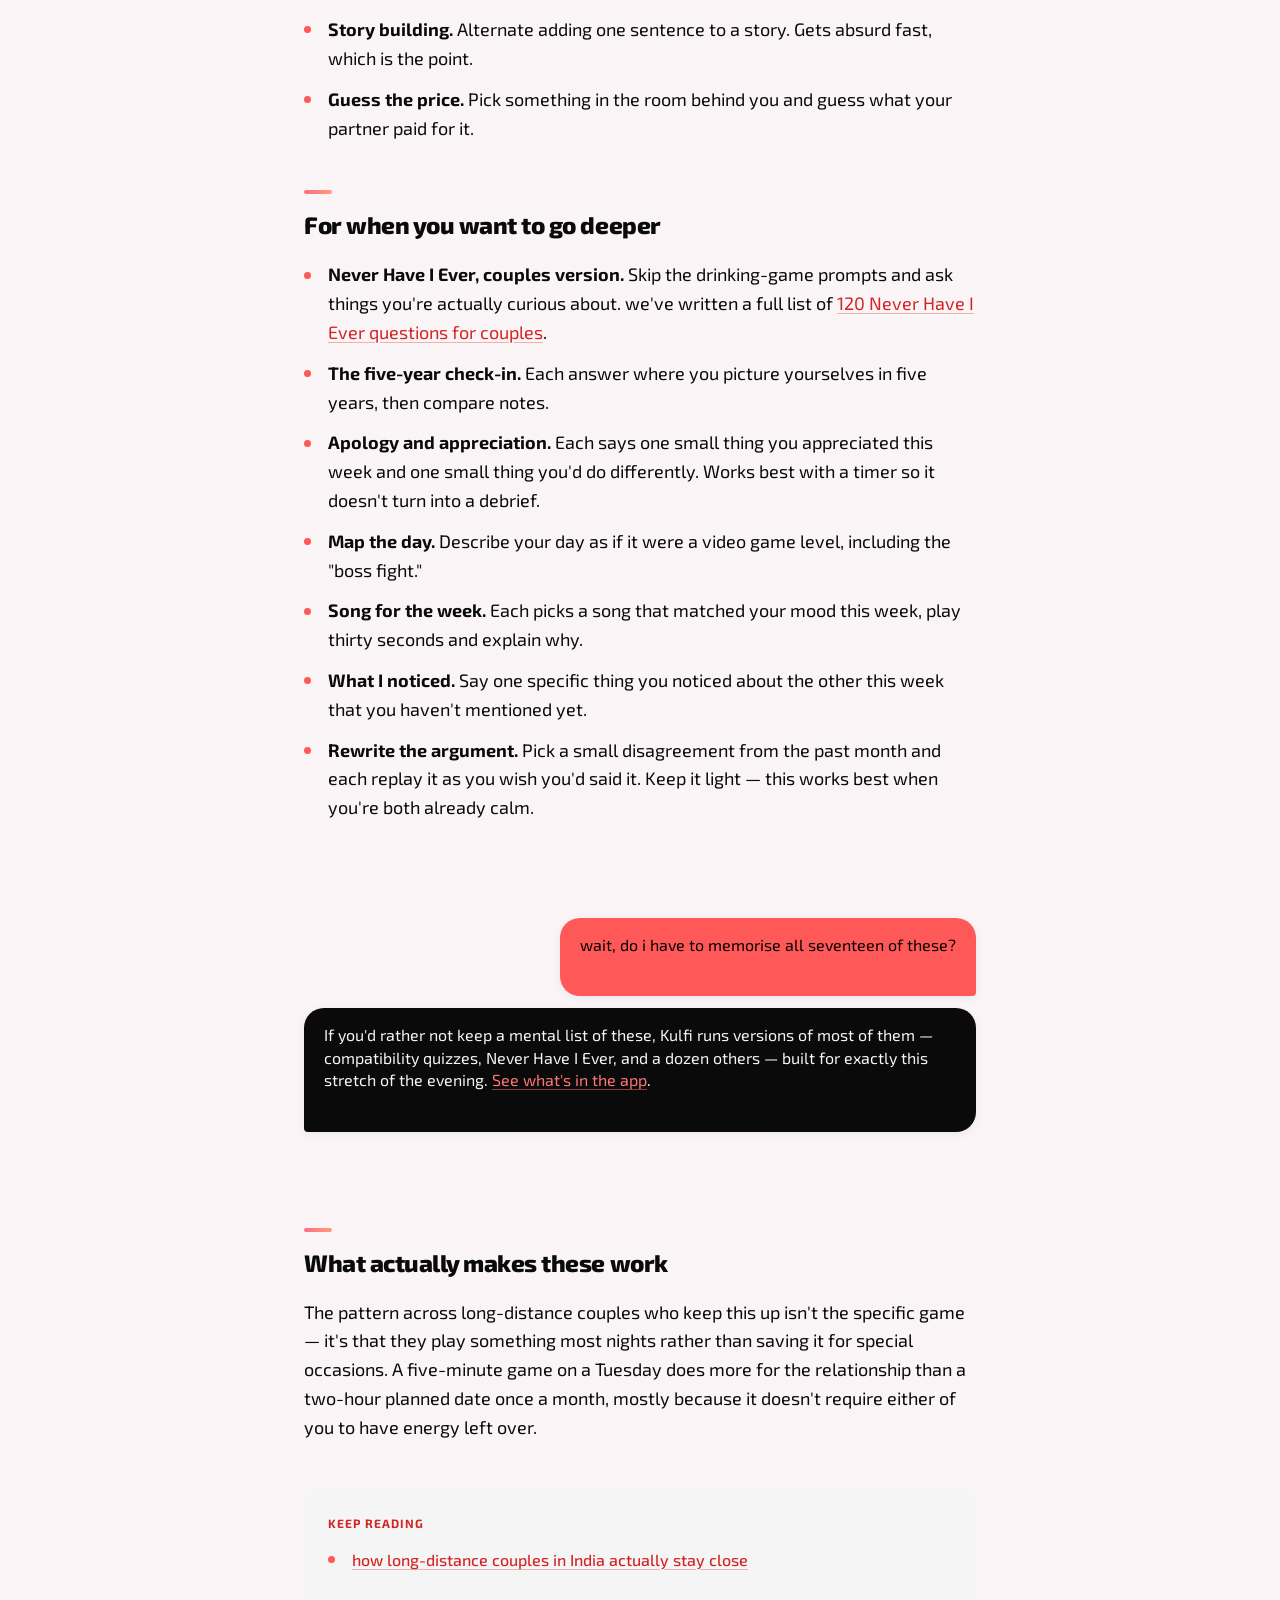
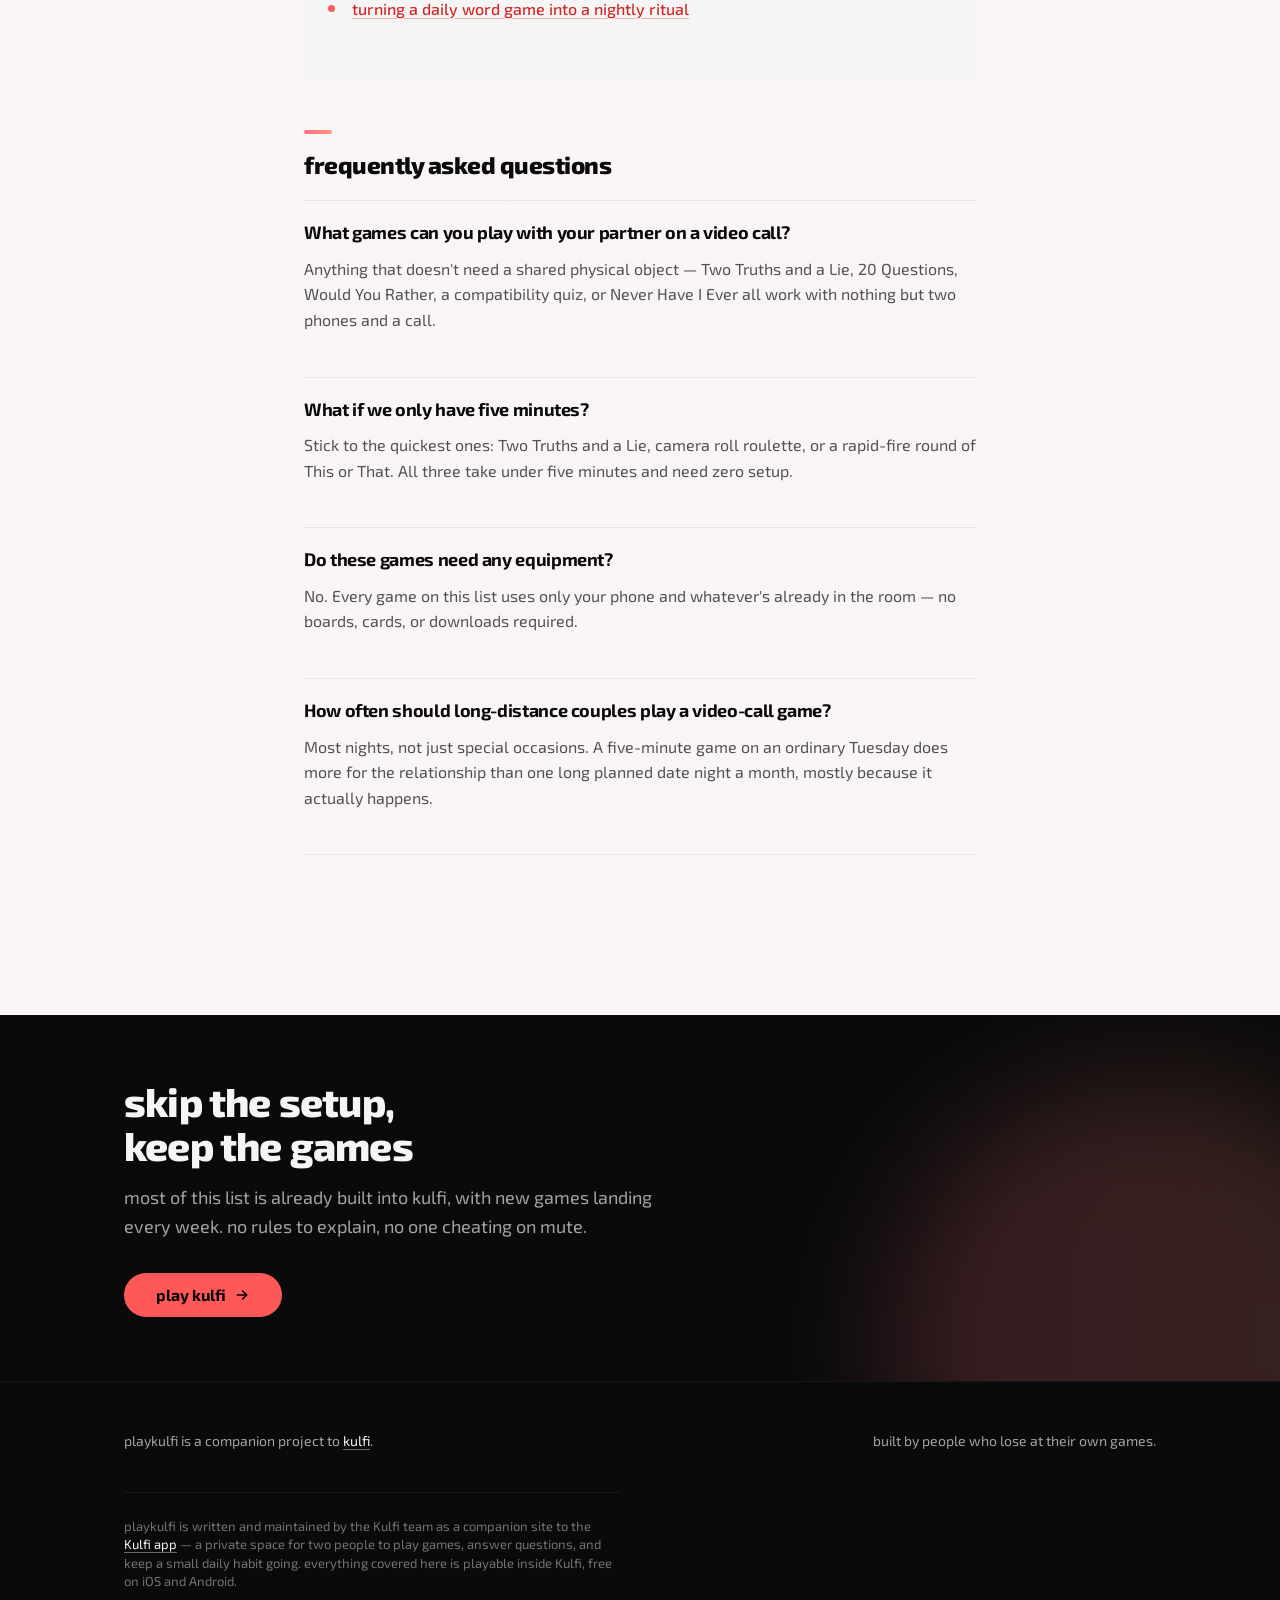
<file: blogs/video-call-games.html>
<!DOCTYPE html>
<html lang="en">
<head>
<!-- Google tag (gtag.js) -->
<script async src="https://www.googletagmanager.com/gtag/js?id=G-6GK3Y6PDGW"></script>
<script>
  window.dataLayer = window.dataLayer || [];
  function gtag(){dataLayer.push(arguments);}
  gtag('js', new Date());

  gtag('config', 'G-6GK3Y6PDGW');
</script>
<meta charset="UTF-8">
<meta name="viewport" content="width=device-width, initial-scale=1">
<title>17 Games to Play With Your Partner on a Video Call | PlayKulfi</title>
<meta name="description" content="Seventeen games you can play over a video call with your partner tonight — no equipment, no prep, just your phones.">
<link rel="icon" href="../favicon.ico" sizes="32x32">
<link rel="icon" href="../images/favicon.svg" type="image/svg+xml">
<link rel="apple-touch-icon" href="../images/apple-touch-icon.png">
<link rel="canonical" href="https://playkulfi.com/blogs/video-call-games.html">
<meta property="og:type" content="article">
<meta property="og:site_name" content="playkulfi">
<meta property="og:url" content="https://playkulfi.com/blogs/video-call-games.html">
<meta property="og:title" content="17 Games to Play With Your Partner on a Video Call | PlayKulfi">
<meta property="og:description" content="Seventeen games you can play over a video call with your partner tonight — no equipment, no prep, just your phones.">
<meta property="og:image" content="https://playkulfi.com/images/og-image.png">
<meta property="og:image:width" content="1200">
<meta property="og:image:height" content="630">
<meta name="twitter:card" content="summary_large_image">
<meta name="twitter:title" content="17 Games to Play With Your Partner on a Video Call | PlayKulfi">
<meta name="twitter:description" content="Seventeen games you can play over a video call with your partner tonight — no equipment, no prep, just your phones.">
<meta name="twitter:image" content="https://playkulfi.com/images/og-image.png">
<link rel="preconnect" href="https://fonts.googleapis.com">
<link rel="preconnect" href="https://fonts.gstatic.com" crossorigin>
<link rel="stylesheet" href="https://fonts.googleapis.com/css2?family=Exo+2:ital,wght@0,100..900;1,100..900&display=swap">
<link rel="stylesheet" href="../styles.min.css">

<script type="application/ld+json">
{
  "@context": "https://schema.org",
  "@type": "BlogPosting",
  "headline": "17 Games to Play With Your Partner on a Video Call",
  "description": "Seventeen games you can play over a video call with your partner tonight — no equipment, no prep, just your phones.",
  "image": "https://playkulfi.com/images/og-image.png",
  "datePublished": "2026-09-20",
  "dateModified": "2026-09-20",
  "author": {
    "@type": "Organization",
    "name": "Kulfi Team",
    "url": "https://playkulfi.com/"
  },
  "publisher": {
    "@type": "Organization",
    "name": "Kulfi",
    "url": "https://kulfi.club",
    "logo": {
      "@type": "ImageObject",
      "url": "https://playkulfi.com/images/favicon-512.png"
    }
  },
  "mainEntityOfPage": {
    "@type": "WebPage",
    "@id": "https://playkulfi.com/blogs/video-call-games.html"
  }
}
</script>
<script type="application/ld+json">
{
  "@context": "https://schema.org",
  "@type": "FAQPage",
  "mainEntity": [
    {
      "@type": "Question",
      "name": "What games can you play with your partner on a video call?",
      "acceptedAnswer": {
        "@type": "Answer",
        "text": "Anything that doesn't need a shared physical object — Two Truths and a Lie, 20 Questions, Would You Rather, a compatibility quiz, or Never Have I Ever all work with nothing but two phones and a call."
      }
    },
    {
      "@type": "Question",
      "name": "What if we only have five minutes?",
      "acceptedAnswer": {
        "@type": "Answer",
        "text": "Stick to the quickest ones: Two Truths and a Lie, camera roll roulette, or a rapid-fire round of This or That. All three take under five minutes and need zero setup."
      }
    },
    {
      "@type": "Question",
      "name": "Do these games need any equipment?",
      "acceptedAnswer": {
        "@type": "Answer",
        "text": "No. Every game on this list uses only your phone and whatever's already in the room — no boards, cards, or downloads required."
      }
    },
    {
      "@type": "Question",
      "name": "How often should long-distance couples play a video-call game?",
      "acceptedAnswer": {
        "@type": "Answer",
        "text": "Most nights, not just special occasions. A five-minute game on an ordinary Tuesday does more for the relationship than one long planned date night a month, mostly because it actually happens."
      }
    }
  ]
}
</script>
</head>
<body>

<header class="site">
  <div class="wrap">
    <a href="/" class="wordmark">playkulfi</a>
    <nav class="site">
      <a class="nav-read" href="/#posts">read</a>
      <a class="nav-cta" href="https://play.google.com/store/apps/details?id=com.kulfi.app" target="_blank" rel="noopener">get the app</a>
    </nav>
  </div>
</header>

<article>
  <div class="wrap wrap--read">
    <p class="kicker">long distance</p>
    <h1>17 games to play with your partner on a video call</h1>
    <p class="dek">No board, no cards, no shopping list. Just two phones, a call, and twenty minutes you'd otherwise spend scrolling separately.</p>
    <p class="byline"><span>kulfi team</span><span class="byline-dot" aria-hidden="true"></span><span>published september 20, 2026</span></p>

    <div class="body">
      <p>The best video-call games for couples need no equipment and work over a laggy connection — Two Truths and a Lie, 20 Questions on feelings, This or That rapid-fire, and a compatibility quiz all take five to ten minutes with just two phones.</p>

      <p>Most "video call date night" lists assume you'll cook the same recipe on camera or watch a movie in sync. Those are nice for a Saturday, but they don't solve the actual problem on a Tuesday: you're both tired, you've already asked about each other's day, and the call is starting to go quiet.</p>

      <p>These are shorter than that. Most take five to ten minutes, need nothing you don't already have, and are built to be played mid-call without either of you having to plan ahead.</p>

      <h2>Quick ones — under five minutes</h2>
      <ul>
        <li><strong>Two Truths and a Lie, relationship edition.</strong> Each round has to be about something from your relationship, not random facts. Gets surprisingly revealing after year one.</li>
        <li><strong>Camera roll roulette.</strong> Scroll to a random photo in your camera roll and explain it. No skipping the embarrassing ones.</li>
        <li><strong>20 Questions, but only feelings.</strong> One of you thinks of an emotion, the other guesses with yes/no questions.</li>
        <li><strong>Would You Rather, escalating.</strong> Start silly, let the questions get more personal as you go.</li>
        <li><strong>Accent challenge.</strong> Read a text message out loud in an accent you can't do. Score each other out of ten.</li>
      </ul>

      <h2>Games that need a little setup</h2>
      <ul>
        <li><strong>Compatibility quiz.</strong> Each of you privately answers questions about the other, then compares. Best played with an app that keeps score, since tallying by hand kills the pace.</li>
        <li><strong>Draw it, don't say it.</strong> Take turns describing an object using only gestures on camera.</li>
        <li><strong>This or That, rapid fire.</strong> One person calls out pairs (beach or mountains, morning or night), the other answers instantly, no thinking.</li>
        <li><strong>Story building.</strong> Alternate adding one sentence to a story. Gets absurd fast, which is the point.</li>
        <li><strong>Guess the price.</strong> Pick something in the room behind you and guess what your partner paid for it.</li>
      </ul>

      <h2>For when you want to go deeper</h2>
      <ul>
        <li><strong>Never Have I Ever, couples version.</strong> Skip the drinking-game prompts and ask things you're actually curious about. we've written a full list of <a href="/blogs/never-have-i-ever-couples.html">120 Never Have I Ever questions for couples</a>.</li>
        <li><strong>The five-year check-in.</strong> Each answer where you picture yourselves in five years, then compare notes.</li>
        <li><strong>Apology and appreciation.</strong> Each says one small thing you appreciated this week and one small thing you'd do differently. Works best with a timer so it doesn't turn into a debrief.</li>
        <li><strong>Map the day.</strong> Describe your day as if it were a video game level, including the "boss fight."</li>
        <li><strong>Song for the week.</strong> Each picks a song that matched your mood this week, play thirty seconds and explain why.</li>
        <li><strong>What I noticed.</strong> Say one specific thing you noticed about the other this week that you haven't mentioned yet.</li>
        <li><strong>Rewrite the argument.</strong> Pick a small disagreement from the past month and each replay it as you wish you'd said it. Keep it light — this works best when you're both already calm.</li>
      </ul>

      <div class="callout">
        <div class="chat">
          <div class="bubble bubble--you">
            <p>wait, do i have to memorise all seventeen of these?</p>
          </div>
          <div class="bubble bubble--them">
            <p>If you'd rather not keep a mental list of these, Kulfi runs versions of most of them — compatibility quizzes, Never Have I Ever, and a dozen others — built for exactly this stretch of the evening. <a href="https://play.google.com/store/apps/details?id=com.kulfi.app" target="_blank" rel="noopener">See what's in the app</a>.</p>
          </div>
        </div>
      </div>

      <h2>What actually makes these work</h2>
      <p>The pattern across long-distance couples who keep this up isn't the specific game — it's that they play something most nights rather than saving it for special occasions. A five-minute game on a Tuesday does more for the relationship than a two-hour planned date once a month, mostly because it doesn't require either of you to have energy left over.</p>
      <div class="related-reading">
        <p class="related-label">keep reading</p>
        <ul>
        <li><a href="/blogs/long-distance-closeness.html">how long-distance couples in India actually stay close</a></li>
        <li><a href="/blogs/wordle-duel-daily-ritual.html">turning a daily word game into a nightly ritual</a></li>
        </ul>
      </div>

      <div class="faq">
        <h2>frequently asked questions</h2>
        <div class="faq-item">
          <h3>What games can you play with your partner on a video call?</h3>
          <p>Anything that doesn't need a shared physical object — Two Truths and a Lie, 20 Questions, Would You Rather, a compatibility quiz, or Never Have I Ever all work with nothing but two phones and a call.</p>
        </div>
        <div class="faq-item">
          <h3>What if we only have five minutes?</h3>
          <p>Stick to the quickest ones: Two Truths and a Lie, camera roll roulette, or a rapid-fire round of This or That. All three take under five minutes and need zero setup.</p>
        </div>
        <div class="faq-item">
          <h3>Do these games need any equipment?</h3>
          <p>No. Every game on this list uses only your phone and whatever's already in the room — no boards, cards, or downloads required.</p>
        </div>
        <div class="faq-item">
          <h3>How often should long-distance couples play a video-call game?</h3>
          <p>Most nights, not just special occasions. A five-minute game on an ordinary Tuesday does more for the relationship than one long planned date night a month, mostly because it actually happens.</p>
        </div>
      </div>

    </div>
  </div>
</article>

<div class="cta-band">
  <div class="wrap">
    <h2>skip the setup, keep the games</h2>
    <p>most of this list is already built into kulfi, with new games landing every week. no rules to explain, no one cheating on mute.</p>
    <a class="btn btn--primary btn--arrow" href="https://play.google.com/store/apps/details?id=com.kulfi.app" target="_blank" rel="noopener">play kulfi</a>
  </div>
</div>

<footer class="site">
  <div class="wrap">
    <p>playkulfi is a companion project to <a href="https://kulfi.club" target="_blank" rel="noopener">kulfi</a>.</p>
    <p>built by people who lose at their own games.</p>
    <p class="footer-about">playkulfi is written and maintained by the Kulfi team as a companion site to the <a href="https://kulfi.club" target="_blank" rel="noopener">Kulfi app</a> — a private space for two people to play games, answer questions, and keep a small daily habit going. everything covered here is playable inside Kulfi, free on iOS and Android.</p>
  </div>
</footer>

</body>
</html>
</file>
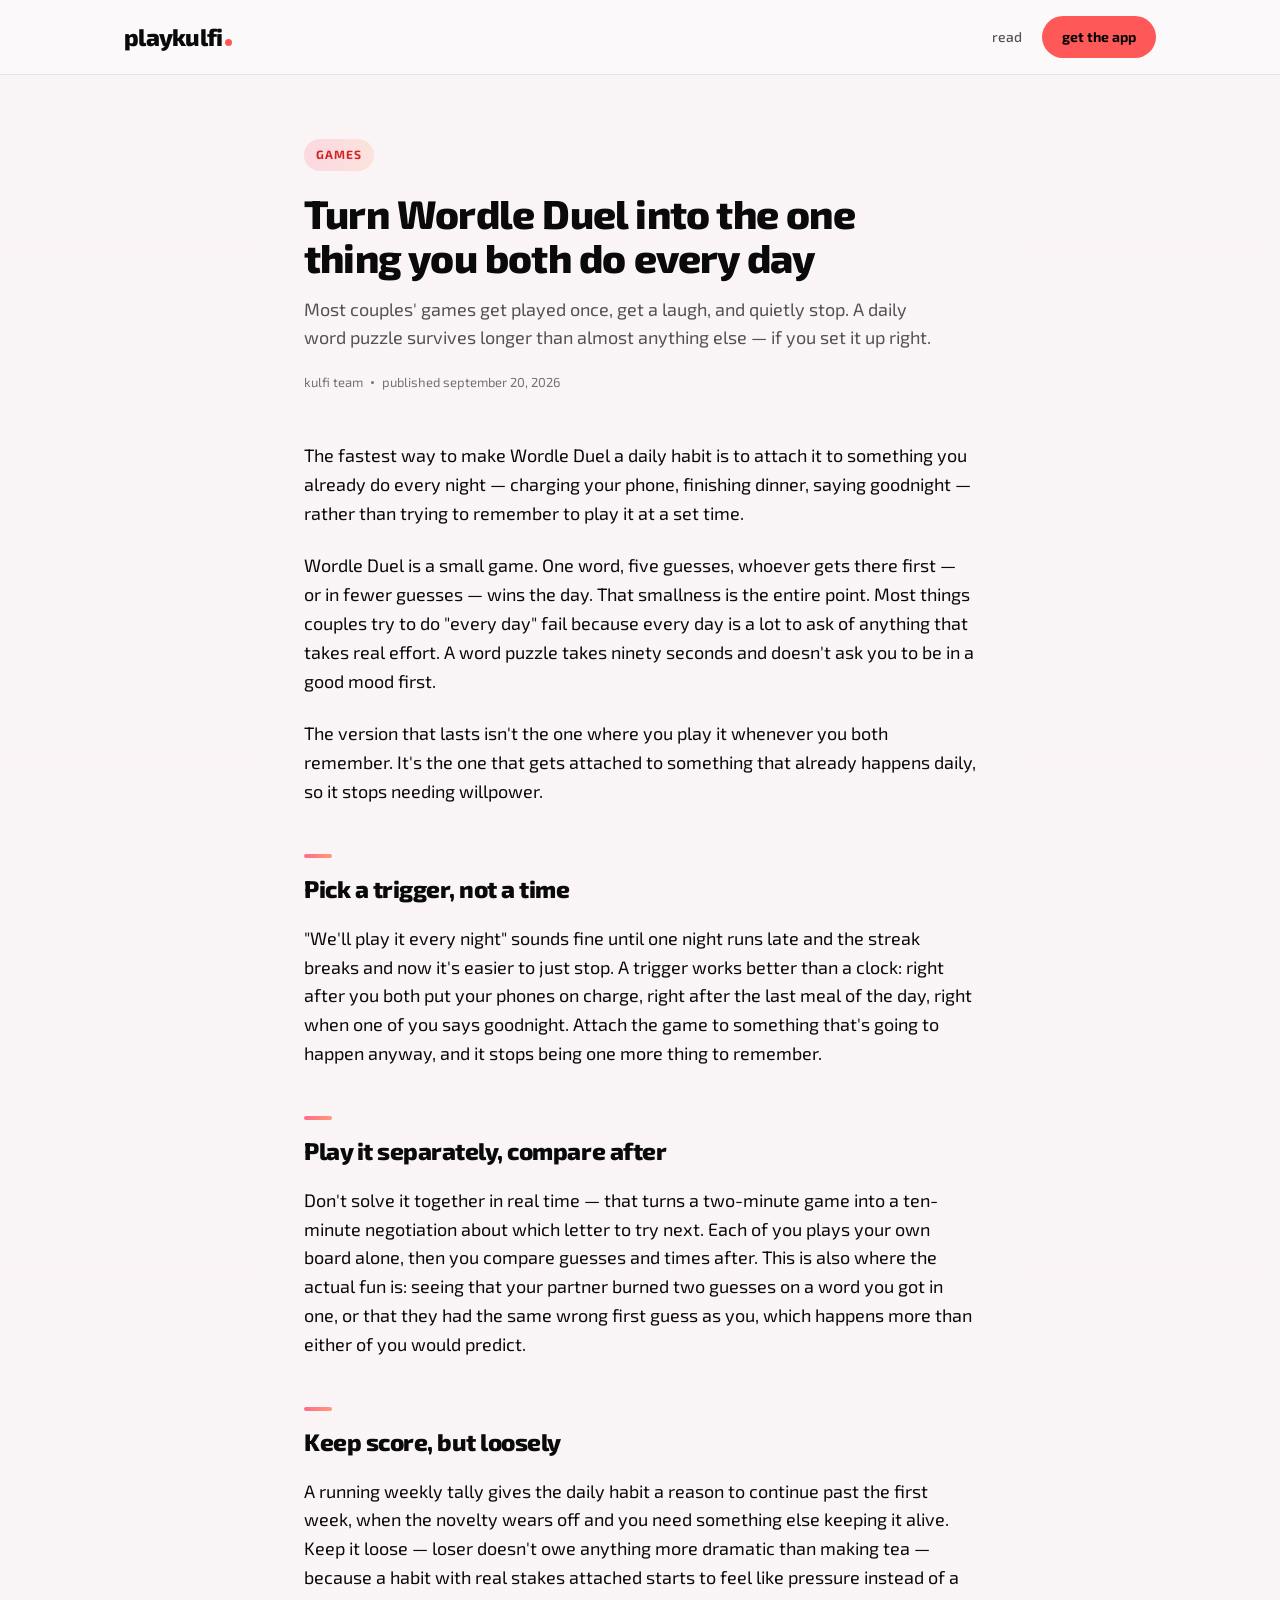
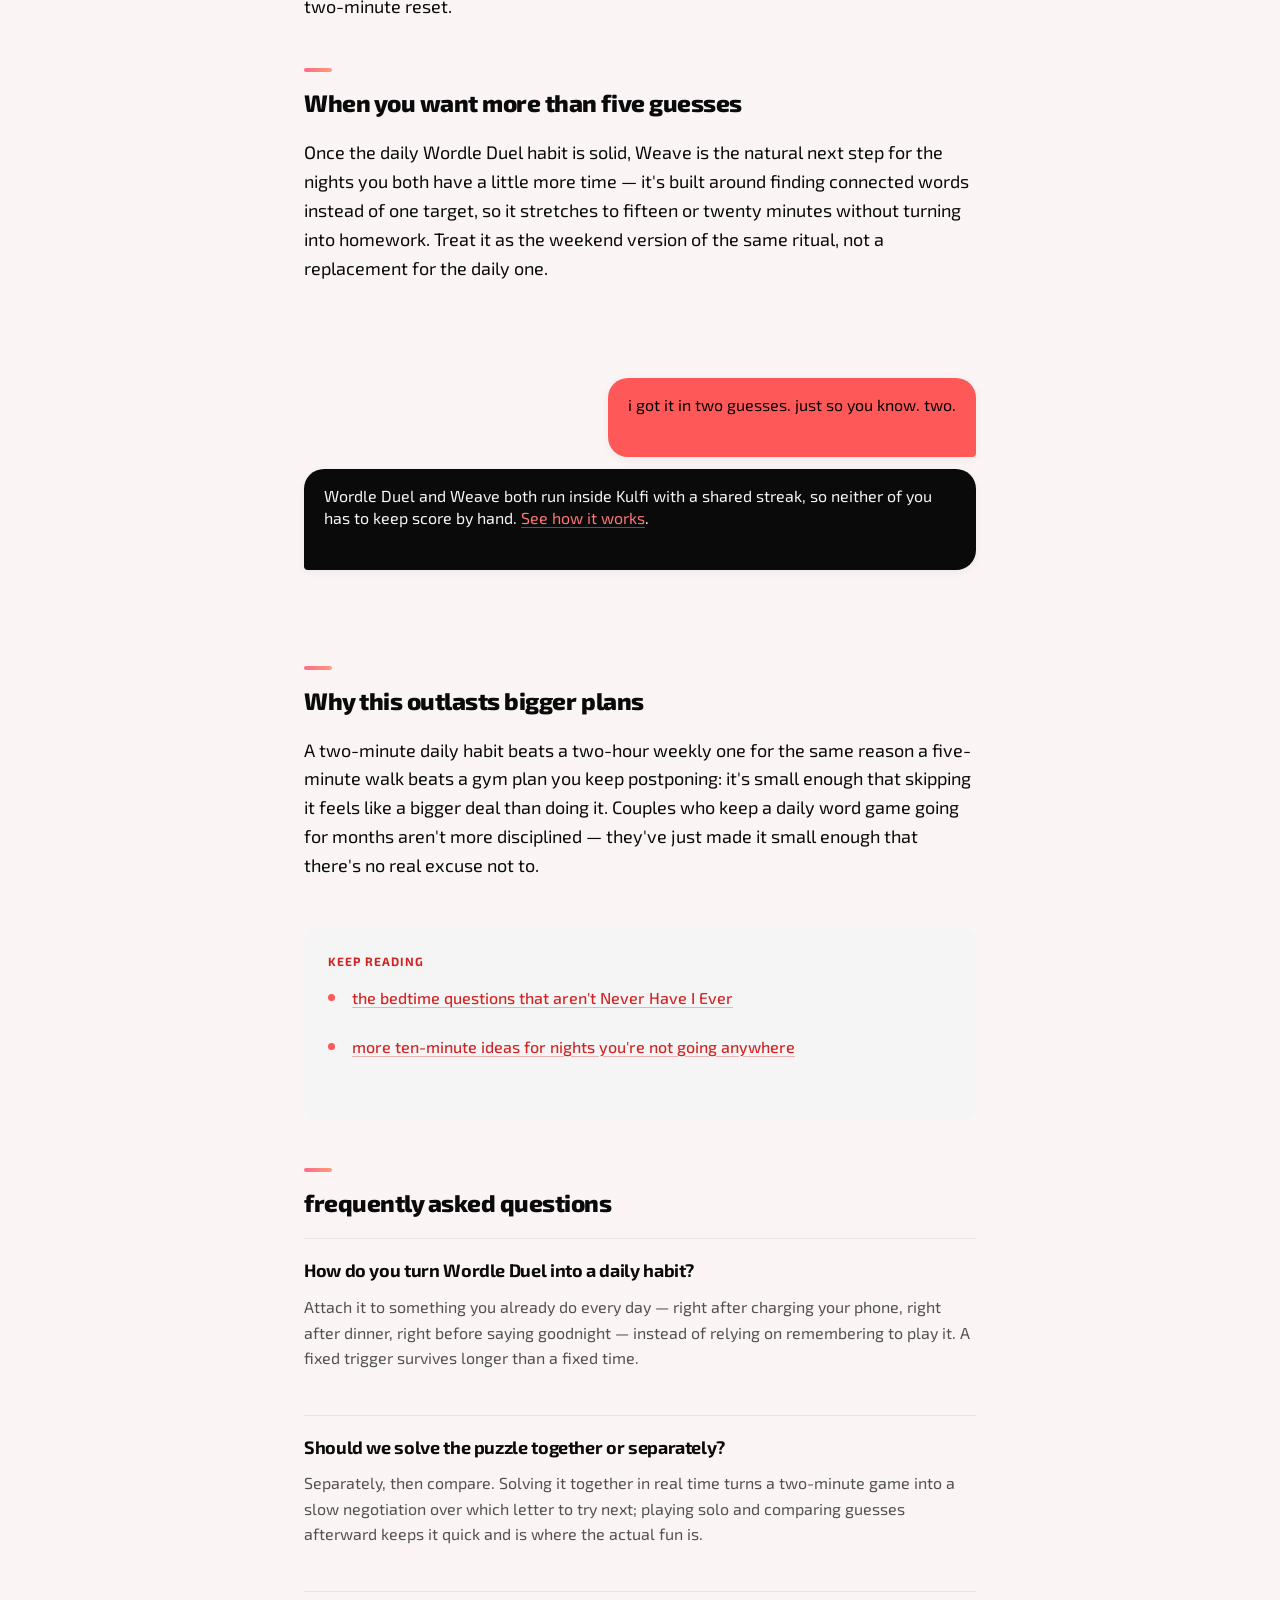
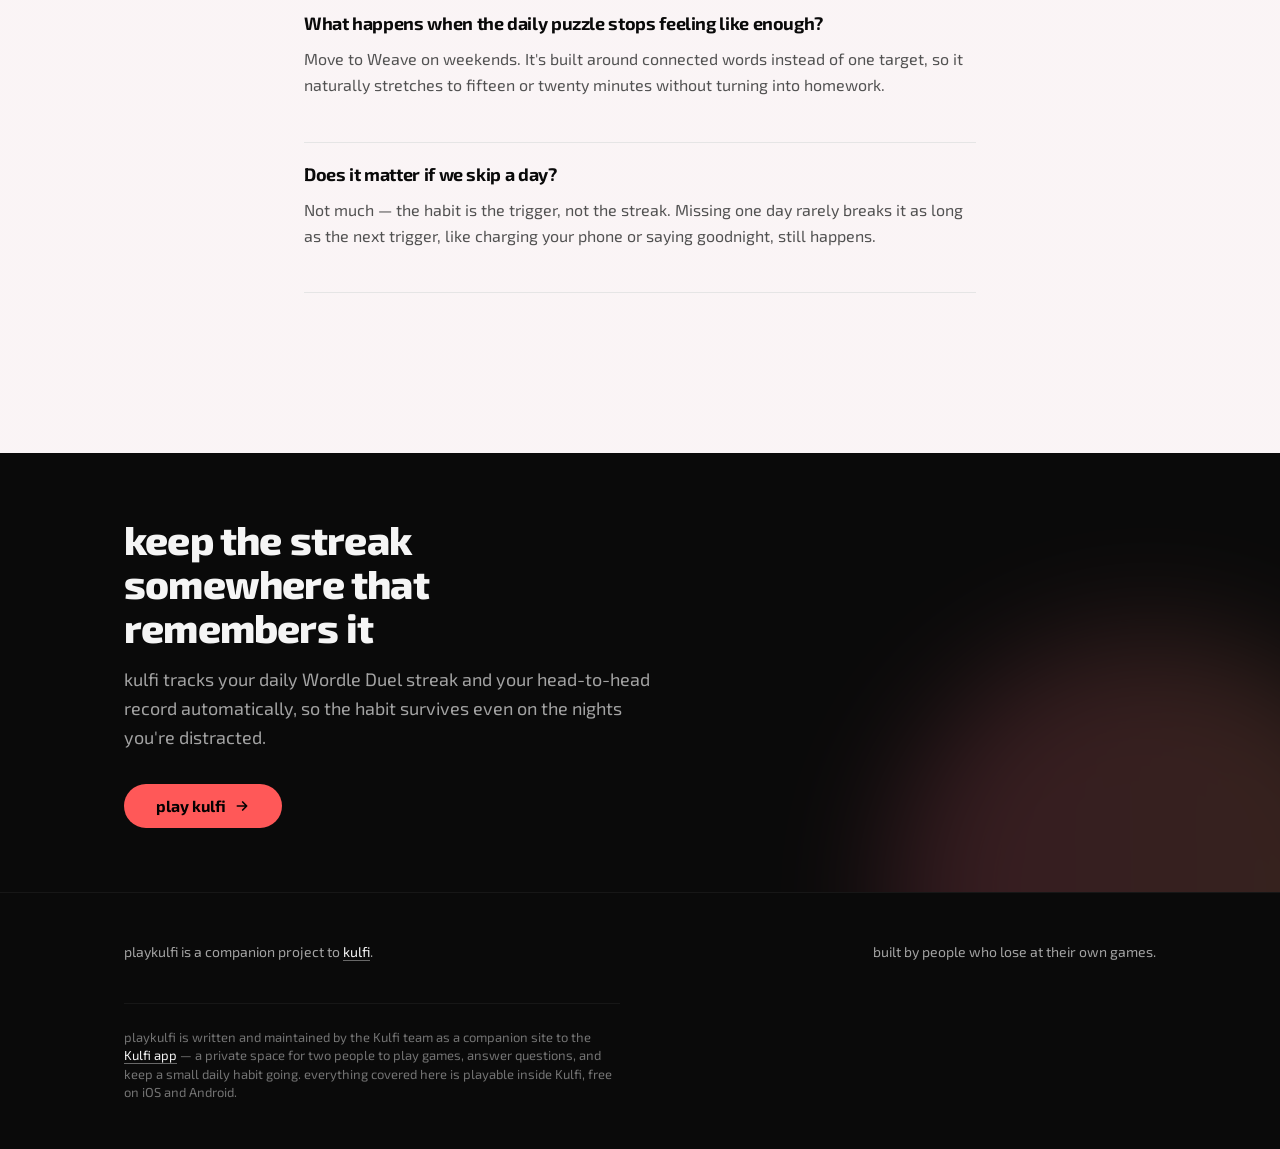
<file: blogs/wordle-duel-daily-ritual.html>
<!DOCTYPE html>
<html lang="en">
<head>
<!-- Google tag (gtag.js) -->
<script async src="https://www.googletagmanager.com/gtag/js?id=G-6GK3Y6PDGW"></script>
<script>
  window.dataLayer = window.dataLayer || [];
  function gtag(){dataLayer.push(arguments);}
  gtag('js', new Date());

  gtag('config', 'G-6GK3Y6PDGW');
</script>
<meta charset="UTF-8">
<meta name="viewport" content="width=device-width, initial-scale=1">
<title>Turn Wordle Duel Into the One Thing You Both Do Every Day | PlayKulfi</title>
<meta name="description" content="Wordle Duel works best as a daily habit, not a one-off game. Here's how to actually turn it into a ritual you keep for months, not four days.">
<link rel="icon" href="../favicon.ico" sizes="32x32">
<link rel="icon" href="../images/favicon.svg" type="image/svg+xml">
<link rel="apple-touch-icon" href="../images/apple-touch-icon.png">
<link rel="canonical" href="https://playkulfi.com/blogs/wordle-duel-daily-ritual.html">
<meta property="og:type" content="article">
<meta property="og:site_name" content="playkulfi">
<meta property="og:url" content="https://playkulfi.com/blogs/wordle-duel-daily-ritual.html">
<meta property="og:title" content="Turn Wordle Duel Into the One Thing You Both Do Every Day | PlayKulfi">
<meta property="og:description" content="Wordle Duel works best as a daily habit, not a one-off game. Here's how to actually turn it into a ritual you keep for months, not four days.">
<meta property="og:image" content="https://playkulfi.com/images/og-image.png">
<meta property="og:image:width" content="1200">
<meta property="og:image:height" content="630">
<meta name="twitter:card" content="summary_large_image">
<meta name="twitter:title" content="Turn Wordle Duel Into the One Thing You Both Do Every Day | PlayKulfi">
<meta name="twitter:description" content="Wordle Duel works best as a daily habit, not a one-off game. Here's how to actually turn it into a ritual you keep for months, not four days.">
<meta name="twitter:image" content="https://playkulfi.com/images/og-image.png">
<link rel="preconnect" href="https://fonts.googleapis.com">
<link rel="preconnect" href="https://fonts.gstatic.com" crossorigin>
<link rel="stylesheet" href="https://fonts.googleapis.com/css2?family=Exo+2:ital,wght@0,100..900;1,100..900&display=swap">
<link rel="stylesheet" href="../styles.min.css">

<script type="application/ld+json">
{
  "@context": "https://schema.org",
  "@type": "BlogPosting",
  "headline": "Turn Wordle Duel Into the One Thing You Both Do Every Day",
  "description": "Wordle Duel works best as a daily habit, not a one-off game. Here's how to actually turn it into a ritual you keep for months, not four days.",
  "image": "https://playkulfi.com/images/og-image.png",
  "datePublished": "2026-09-20",
  "dateModified": "2026-09-20",
  "author": {
    "@type": "Organization",
    "name": "Kulfi Team",
    "url": "https://playkulfi.com/"
  },
  "publisher": {
    "@type": "Organization",
    "name": "Kulfi",
    "url": "https://kulfi.club",
    "logo": {
      "@type": "ImageObject",
      "url": "https://playkulfi.com/images/favicon-512.png"
    }
  },
  "mainEntityOfPage": {
    "@type": "WebPage",
    "@id": "https://playkulfi.com/blogs/wordle-duel-daily-ritual.html"
  }
}
</script>
<script type="application/ld+json">
{
  "@context": "https://schema.org",
  "@type": "FAQPage",
  "mainEntity": [
    {
      "@type": "Question",
      "name": "How do you turn Wordle Duel into a daily habit?",
      "acceptedAnswer": {
        "@type": "Answer",
        "text": "Attach it to something you already do every day — right after charging your phone, right after dinner, right before saying goodnight — instead of relying on remembering to play it. A fixed trigger survives longer than a fixed time."
      }
    },
    {
      "@type": "Question",
      "name": "Should we solve the puzzle together or separately?",
      "acceptedAnswer": {
        "@type": "Answer",
        "text": "Separately, then compare. Solving it together in real time turns a two-minute game into a slow negotiation over which letter to try next; playing solo and comparing guesses afterward keeps it quick and is where the actual fun is."
      }
    },
    {
      "@type": "Question",
      "name": "What happens when the daily puzzle stops feeling like enough?",
      "acceptedAnswer": {
        "@type": "Answer",
        "text": "Move to Weave on weekends. It's built around connected words instead of one target, so it naturally stretches to fifteen or twenty minutes without turning into homework."
      }
    },
    {
      "@type": "Question",
      "name": "Does it matter if we skip a day?",
      "acceptedAnswer": {
        "@type": "Answer",
        "text": "Not much — the habit is the trigger, not the streak. Missing one day rarely breaks it as long as the next trigger, like charging your phone or saying goodnight, still happens."
      }
    }
  ]
}
</script>
</head>
<body>

<header class="site">
  <div class="wrap">
    <a href="/" class="wordmark">playkulfi</a>
    <nav class="site">
      <a class="nav-read" href="/#posts">read</a>
      <a class="nav-cta" href="https://play.google.com/store/apps/details?id=com.kulfi.app" target="_blank" rel="noopener">get the app</a>
    </nav>
  </div>
</header>

<article>
  <div class="wrap wrap--read">
    <p class="kicker">games</p>
    <h1>Turn Wordle Duel into the one thing you both do every day</h1>
    <p class="dek">Most couples' games get played once, get a laugh, and quietly stop. A daily word puzzle survives longer than almost anything else — if you set it up right.</p>
    <p class="byline"><span>kulfi team</span><span class="byline-dot" aria-hidden="true"></span><span>published september 20, 2026</span></p>

    <div class="body">
      <p>The fastest way to make Wordle Duel a daily habit is to attach it to something you already do every night — charging your phone, finishing dinner, saying goodnight — rather than trying to remember to play it at a set time.</p>

      <p>Wordle Duel is a small game. One word, five guesses, whoever gets there first — or in fewer guesses — wins the day. That smallness is the entire point. Most things couples try to do "every day" fail because every day is a lot to ask of anything that takes real effort. A word puzzle takes ninety seconds and doesn't ask you to be in a good mood first.</p>

      <p>The version that lasts isn't the one where you play it whenever you both remember. It's the one that gets attached to something that already happens daily, so it stops needing willpower.</p>

      <h2>Pick a trigger, not a time</h2>
      <p>"We'll play it every night" sounds fine until one night runs late and the streak breaks and now it's easier to just stop. A trigger works better than a clock: right after you both put your phones on charge, right after the last meal of the day, right when one of you says goodnight. Attach the game to something that's going to happen anyway, and it stops being one more thing to remember.</p>

      <h2>Play it separately, compare after</h2>
      <p>Don't solve it together in real time — that turns a two-minute game into a ten-minute negotiation about which letter to try next. Each of you plays your own board alone, then you compare guesses and times after. This is also where the actual fun is: seeing that your partner burned two guesses on a word you got in one, or that they had the same wrong first guess as you, which happens more than either of you would predict.</p>

      <h2>Keep score, but loosely</h2>
      <p>A running weekly tally gives the daily habit a reason to continue past the first week, when the novelty wears off and you need something else keeping it alive. Keep it loose — loser doesn't owe anything more dramatic than making tea — because a habit with real stakes attached starts to feel like pressure instead of a two-minute reset.</p>

      <h2>When you want more than five guesses</h2>
      <p>Once the daily Wordle Duel habit is solid, Weave is the natural next step for the nights you both have a little more time — it's built around finding connected words instead of one target, so it stretches to fifteen or twenty minutes without turning into homework. Treat it as the weekend version of the same ritual, not a replacement for the daily one.</p>

      <div class="callout">
        <div class="chat">
          <div class="bubble bubble--you">
            <p>i got it in two guesses. just so you know. two.</p>
          </div>
          <div class="bubble bubble--them">
            <p>Wordle Duel and Weave both run inside Kulfi with a shared streak, so neither of you has to keep score by hand. <a href="https://play.google.com/store/apps/details?id=com.kulfi.app" target="_blank" rel="noopener">See how it works</a>.</p>
          </div>
        </div>
      </div>

      <h2>Why this outlasts bigger plans</h2>
      <p>A two-minute daily habit beats a two-hour weekly one for the same reason a five-minute walk beats a gym plan you keep postponing: it's small enough that skipping it feels like a bigger deal than doing it. Couples who keep a daily word game going for months aren't more disciplined — they've just made it small enough that there's no real excuse not to.</p>
      <div class="related-reading">
        <p class="related-label">keep reading</p>
        <ul>
        <li><a href="/blogs/pillow-talk-bedtime-questions.html">the bedtime questions that aren't Never Have I Ever</a></li>
        <li><a href="/blogs/night-in-ideas.html">more ten-minute ideas for nights you're not going anywhere</a></li>
        </ul>
      </div>

      <div class="faq">
        <h2>frequently asked questions</h2>
        <div class="faq-item">
          <h3>How do you turn Wordle Duel into a daily habit?</h3>
          <p>Attach it to something you already do every day — right after charging your phone, right after dinner, right before saying goodnight — instead of relying on remembering to play it. A fixed trigger survives longer than a fixed time.</p>
        </div>
        <div class="faq-item">
          <h3>Should we solve the puzzle together or separately?</h3>
          <p>Separately, then compare. Solving it together in real time turns a two-minute game into a slow negotiation over which letter to try next; playing solo and comparing guesses afterward keeps it quick and is where the actual fun is.</p>
        </div>
        <div class="faq-item">
          <h3>What happens when the daily puzzle stops feeling like enough?</h3>
          <p>Move to Weave on weekends. It's built around connected words instead of one target, so it naturally stretches to fifteen or twenty minutes without turning into homework.</p>
        </div>
        <div class="faq-item">
          <h3>Does it matter if we skip a day?</h3>
          <p>Not much — the habit is the trigger, not the streak. Missing one day rarely breaks it as long as the next trigger, like charging your phone or saying goodnight, still happens.</p>
        </div>
      </div>

    </div>
  </div>
</article>

<div class="cta-band">
  <div class="wrap">
    <h2>keep the streak somewhere that remembers it</h2>
    <p>kulfi tracks your daily Wordle Duel streak and your head-to-head record automatically, so the habit survives even on the nights you're distracted.</p>
    <a class="btn btn--primary btn--arrow" href="https://play.google.com/store/apps/details?id=com.kulfi.app" target="_blank" rel="noopener">play kulfi</a>
  </div>
</div>

<footer class="site">
  <div class="wrap">
    <p>playkulfi is a companion project to <a href="https://kulfi.club" target="_blank" rel="noopener">kulfi</a>.</p>
    <p>built by people who lose at their own games.</p>
    <p class="footer-about">playkulfi is written and maintained by the Kulfi team as a companion site to the <a href="https://kulfi.club" target="_blank" rel="noopener">Kulfi app</a> — a private space for two people to play games, answer questions, and keep a small daily habit going. everything covered here is playable inside Kulfi, free on iOS and Android.</p>
  </div>
</footer>

</body>
</html>
</file>
<file: styles.min.css>
:root{--cherry-100:#ff9b9b;--cherry-200:#ff7676;--cherry-300:#ff5858;--cherry-400:#f23a3a;--cherry-500:#d32424;--cherry-600:#ad1818;--cherry-700:#821010;--cherry-1000:#050101;--gradient-cherry:linear-gradient(89deg,#ff6b8a 0%,#ff9b78 100%);--gradient-cherry-soft:linear-gradient(89deg,#ff6b8a33 0%,#ff9b7833 100%);--grey-50:#fafafa;--grey-100:#f5f5f5;--grey-200:#e5e5e5;--grey-300:#d4d4d4;--grey-400:#a3a3a3;--grey-500:#737373;--grey-600:#525252;--grey-800:#262626;--grey-900:#171717;--grey-1000:#0a0a0a;--surface:var(--grey-50);--card:#ffffff;--raised:var(--grey-100);--border:var(--grey-200);--text:var(--grey-1000);--subtext:var(--grey-600);--muted:var(--grey-500);--on-brand:var(--cherry-1000);--accent-fill:var(--cherry-300);--accent-text:var(--cherry-500);--accent-hover:var(--cherry-600);--bg-tint:rgba(255,107,138,0.04);--fs-3xs:11px;--fs-2xs:12px;--fs-xs:13px;--fs-sm:14px;--fs-md:16px;--fs-lg:18px;--fs-xl:20px;--fs-2xl:24px;--fs-3xl:30px;--fs-4xl:40px;--fs-5xl:56px;--lh-tight:1.1;--lh-snug:1.25;--lh-body:1.4;--lh-loose:1.6;--fw-light:300;--fw-regular:400;--fw-medium:500;--fw-bold:700;--fw-black:800;--font-ui:"Exo 2",system-ui,-apple-system,"Segoe UI",Roboto,sans-serif;--font-display:var(--font-ui);--display-tracking:-0.02em;--space-1:4px;--space-2:8px;--space-3:12px;--space-4:16px;--space-5:20px;--space-6:24px;--space-8:32px;--space-12:48px;--space-16:64px;--space-20:80px;--radius-sm:4px;--radius-md:8px;--radius-lg:12px;--radius-xl:16px;--radius-card:24px;--radius-pill:9999px;--duration-instant:100ms;--duration-fast:200ms;--duration-normal:300ms;--ease-standard:cubic-bezier(0.2,0,0,1);--ease-spring:cubic-bezier(0.34,1.56,0.64,1);--shadow-sm:0 2px 8px rgba(10,10,10,0.06);--shadow-md:0 8px 24px rgba(10,10,10,0.08);--shadow-lg:0 20px 48px rgba(10,10,10,0.12);--shadow-cherry-glow:0 8px 32px rgba(255,107,138,0.32);--touch-min:44px;--wrap:1080px;--wrap-read:720px}*,*::before,*::after{box-sizing:border-box}html{scroll-behavior:smooth;-webkit-text-size-adjust:100%}body{margin:0;background-color:var(--surface);background-image:linear-gradient(var(--bg-tint),var(--bg-tint));color:var(--text);font-family:var(--font-ui);font-size:var(--fs-md);font-weight:var(--fw-regular);line-height:var(--lh-loose);-webkit-font-smoothing:antialiased;-moz-osx-font-smoothing:grayscale}h1,h2,h3,h4{font-family:var(--font-display);font-weight:var(--fw-black);letter-spacing:var(--display-tracking);line-height:var(--lh-snug);color:var(--text);margin:0;text-wrap:balance}p{margin:0}img{max-width:100%;display:block}a{color:var(--accent-text);text-decoration:underline;text-decoration-color:rgba(211,36,36,0.32);text-underline-offset:3px;transition:color var(--duration-fast) var(--ease-standard),text-decoration-color var(--duration-fast) var(--ease-standard)}a:hover{color:var(--accent-hover);text-decoration-color:currentColor}:focus-visible{outline:3px solid var(--accent-fill);outline-offset:3px;border-radius:var(--radius-sm)}.wrap{width:100%;max-width:var(--wrap);margin:0 auto;padding:0 var(--space-6)}.wrap--read{max-width:var(--wrap-read)}header.site{position:sticky;top:0;z-index:10;padding:var(--space-4) 0;background:rgba(250,250,250,0.82);backdrop-filter:saturate(180%) blur(12px);-webkit-backdrop-filter:saturate(180%) blur(12px);border-bottom:1px solid var(--border)}header.site .wrap{display:flex;align-items:center;justify-content:space-between;gap:var(--space-4)}.wordmark{font-family:var(--font-display);font-size:var(--fs-2xl);font-weight:var(--fw-black);letter-spacing:-0.03em;color:var(--text);text-decoration:none;line-height:1;display:inline-flex;align-items:baseline;gap:2px}.wordmark:hover{color:var(--text)}.wordmark::after{content:"";width:7px;height:7px;border-radius:var(--radius-pill);background:var(--accent-fill);display:inline-block;transition:transform var(--duration-fast) var(--ease-spring)}.wordmark:hover::after{transform:translateY(-3px) scale(1.15)}nav.site{display:flex;align-items:center;gap:var(--space-5)}nav.site a{font-size:var(--fs-sm);font-weight:var(--fw-medium);color:var(--subtext);text-decoration:none}nav.site a:hover{color:var(--text)}nav.site a.nav-cta{background:var(--accent-fill);color:var(--on-brand);font-weight:var(--fw-bold);padding:10px var(--space-5);border-radius:var(--radius-pill);transition:transform var(--duration-fast) var(--ease-spring),box-shadow var(--duration-fast) var(--ease-standard)}nav.site a.nav-cta:hover{color:var(--on-brand);transform:translateY(-1px);box-shadow:var(--shadow-cherry-glow)}.hero{padding:var(--space-20) 0 var(--space-12)}.eyebrow{display:inline-flex;align-items:center;gap:var(--space-2);font-size:var(--fs-2xs);font-weight:var(--fw-bold);letter-spacing:0.08em;text-transform:uppercase;color:var(--accent-text);background:var(--gradient-cherry-soft);padding:6px var(--space-3);border-radius:var(--radius-pill);margin-bottom:var(--space-5)}.hero h1{font-size:clamp(38px,7vw,var(--fs-5xl));line-height:var(--lh-tight);max-width:16ch}.hero h1 em{font-style:normal;background:var(--gradient-cherry);-webkit-background-clip:text;background-clip:text;color:transparent}.hero .lede{font-size:clamp(var(--fs-lg),2.2vw,var(--fs-xl));color:var(--subtext);max-width:52ch;margin-top:var(--space-5)}.hero .stat{margin-top:var(--space-6);font-size:var(--fs-sm);color:var(--muted);max-width:46ch}.hero .stat b{color:var(--accent-text);font-weight:var(--fw-bold)}.hero-actions{display:flex;flex-wrap:wrap;gap:var(--space-3);margin-top:var(--space-8)}.btn{display:inline-flex;align-items:center;gap:var(--space-2);min-height:var(--touch-min);padding:var(--space-3) var(--space-8);border-radius:var(--radius-pill);font-family:var(--font-ui);font-size:var(--fs-md);font-weight:var(--fw-bold);line-height:1;text-decoration:none;border:0;cursor:pointer;transition:transform var(--duration-fast) var(--ease-spring),box-shadow var(--duration-fast) var(--ease-standard),background var(--duration-fast) var(--ease-standard)}.btn--primary{background:var(--accent-fill);color:var(--on-brand)}.btn--primary:hover{color:var(--on-brand);transform:translateY(-2px);box-shadow:var(--shadow-cherry-glow)}.btn--ghost{background:transparent;color:var(--text);box-shadow:inset 0 0 0 2px var(--text)}.btn--ghost:hover{color:var(--on-brand);background:var(--text);box-shadow:inset 0 0 0 2px var(--text);transform:translateY(-2px)}.btn--arrow::after{content:"";width:16px;height:16px;background:currentColor;-webkit-mask:url("data:image/svg+xml;utf8,<svg xmlns='http://www.w3.org/2000/svg' viewBox='0 0 24 24' fill='none' stroke='black' stroke-width='2.5' stroke-linecap='round' stroke-linejoin='round'><path d='M5 12h14M13 6l6 6-6 6'/></svg>") center/contain no-repeat;mask:url("data:image/svg+xml;utf8,<svg xmlns='http://www.w3.org/2000/svg' viewBox='0 0 24 24' fill='none' stroke='black' stroke-width='2.5' stroke-linecap='round' stroke-linejoin='round'><path d='M5 12h14M13 6l6 6-6 6'/></svg>") center/contain no-repeat;transition:transform var(--duration-fast) var(--ease-spring)}.btn--arrow:hover::after{transform:translateX(4px)}.chip-wall{padding:var(--space-6) 0 var(--space-12);overflow:hidden;-webkit-mask-image:linear-gradient(90deg,transparent,#000 8%,#000 92%,transparent);mask-image:linear-gradient(90deg,transparent,#000 8%,#000 92%,transparent)}.chip-row{overflow:hidden}.chip-row + .chip-row{margin-top:var(--space-3)}.chip-track{display:flex;gap:var(--space-3);width:max-content;animation:chip-drift 90s linear infinite;will-change:transform}.chip-row:nth-child(2) .chip-track{animation-duration:110s;animation-direction:reverse}@keyframes chip-drift{from{transform:translate3d(0,0,0)}to{transform:translate3d(-50%,0,0)}}.chip{flex:0 0 auto;font-size:var(--fs-sm);font-weight:var(--fw-medium);color:var(--subtext);background:var(--card);border:1px solid var(--border);padding:var(--space-2) var(--space-4);border-radius:var(--radius-pill);white-space:nowrap;cursor:default;user-select:none}.arcade{padding:var(--space-8) 0 var(--space-16)}.section-head{margin-bottom:var(--space-8)}.section-head h2{font-size:clamp(var(--fs-2xl),4vw,var(--fs-4xl));line-height:var(--lh-tight)}.section-head p{color:var(--subtext);margin-top:var(--space-3);max-width:48ch}.arcade-grid{display:grid;grid-template-columns:1fr;gap:var(--space-5)}.arcade-card{position:relative;display:flex;flex-direction:column;padding:var(--space-6);background:var(--card);border:1px solid var(--border);border-radius:var(--radius-card);text-decoration:none;color:var(--text);overflow:hidden;isolation:isolate;min-height:260px;transition:transform var(--duration-normal) var(--ease-spring),box-shadow var(--duration-normal) var(--ease-standard),border-color var(--duration-fast) var(--ease-standard)}.arcade-card::before{content:"";position:absolute;inset:0 0 auto 0;height:5px;background:var(--gradient-cherry);transform:scaleX(0);transform-origin:left;transition:transform var(--duration-normal) var(--ease-standard)}.arcade-card:hover,.arcade-card:focus-visible{transform:translateY(-6px);box-shadow:var(--shadow-lg);border-color:rgba(255,88,88,0.4);color:var(--text)}.arcade-card:hover::before,.arcade-card:focus-visible::before{transform:scaleX(1)}.arcade-card .slot{position:absolute;right:var(--space-4);bottom:var(--space-2);z-index:-1;font-family:var(--font-display);font-size:110px;font-weight:var(--fw-black);line-height:1;color:var(--grey-100);user-select:none;transition:color var(--duration-normal) var(--ease-standard)}.arcade-card:hover .slot{color:rgba(255,107,138,0.14)}.arcade-card .badge{align-self:flex-start;font-size:var(--fs-3xs);font-weight:var(--fw-bold);letter-spacing:0.08em;text-transform:uppercase;color:var(--accent-text);background:var(--gradient-cherry-soft);padding:5px var(--space-3);border-radius:var(--radius-pill);margin-bottom:var(--space-5)}.arcade-card h3{font-size:var(--fs-2xl);line-height:var(--lh-snug);margin-bottom:var(--space-3)}.arcade-card .dek{font-size:var(--fs-sm);color:var(--subtext);line-height:var(--lh-body)}.arcade-card .play{margin-top:auto;padding-top:var(--space-5);display:inline-flex;align-items:center;gap:var(--space-2);font-size:var(--fs-sm);font-weight:var(--fw-bold);color:var(--accent-text)}.arcade-card .play::after{content:"";width:15px;height:15px;background:currentColor;-webkit-mask:url("data:image/svg+xml;utf8,<svg xmlns='http://www.w3.org/2000/svg' viewBox='0 0 24 24' fill='none' stroke='black' stroke-width='2.5' stroke-linecap='round' stroke-linejoin='round'><path d='M5 12h14M13 6l6 6-6 6'/></svg>") center/contain no-repeat;mask:url("data:image/svg+xml;utf8,<svg xmlns='http://www.w3.org/2000/svg' viewBox='0 0 24 24' fill='none' stroke='black' stroke-width='2.5' stroke-linecap='round' stroke-linejoin='round'><path d='M5 12h14M13 6l6 6-6 6'/></svg>") center/contain no-repeat;transition:transform var(--duration-fast) var(--ease-spring)}.arcade-card:hover .play::after{transform:translateX(4px)}@media (min-width:860px){.arcade-grid{grid-template-columns:repeat(2,1fr)}.arcade-card--wide{grid-column:1 / -1;min-height:240px}.arcade-card--wide h3{font-size:var(--fs-3xl);max-width:22ch}.arcade-card--wide .dek{font-size:var(--fs-md);max-width:58ch}.arcade-card--wide .slot{font-size:150px}}.chat{display:flex;flex-direction:column;gap:var(--space-3);margin:var(--space-12) 0}.bubble{position:relative;max-width:34rem;padding:var(--space-4) var(--space-5);border-radius:20px;font-size:var(--fs-md);line-height:var(--lh-body);box-shadow:var(--shadow-sm)}.bubble p{margin:0}.bubble p + p{margin-top:var(--space-3)}.bubble--them{align-self:flex-start;background:var(--grey-1000);color:var(--grey-100);border-bottom-left-radius:var(--radius-sm)}.bubble--them a{color:var(--cherry-200);text-decoration-color:rgba(255,118,118,0.5)}.bubble--them a:hover{color:var(--cherry-100)}.bubble--you{align-self:flex-end;background:var(--accent-fill);color:var(--on-brand);border-bottom-right-radius:var(--radius-sm)}.bubble--you a{color:var(--on-brand);text-decoration-color:rgba(5,1,1,0.45)}.bubble--you a:hover{color:var(--on-brand)}.bubble .who{display:block;font-size:var(--fs-3xs);font-weight:var(--fw-bold);letter-spacing:0.08em;text-transform:uppercase;opacity:0.55;margin-bottom:var(--space-2)}.callout{margin:var(--space-12) 0;display:flex;flex-direction:column;align-items:flex-start}.callout .bubble{max-width:100%}article{padding:var(--space-16) 0 var(--space-12)}article .kicker{display:inline-flex;align-items:center;font-size:var(--fs-2xs);font-weight:var(--fw-bold);letter-spacing:0.08em;text-transform:uppercase;color:var(--accent-text);background:var(--gradient-cherry-soft);padding:6px var(--space-3);border-radius:var(--radius-pill);margin-bottom:var(--space-5)}article h1{font-size:clamp(32px,5.5vw,var(--fs-4xl));line-height:var(--lh-tight);max-width:22ch}article .dek{font-size:var(--fs-lg);color:var(--subtext);margin-top:var(--space-4);max-width:58ch}article .body{margin-top:var(--space-12);font-size:var(--fs-lg);line-height:var(--lh-loose)}article .body p{margin:0 0 var(--space-6) 0}article .body h2{font-size:var(--fs-2xl);margin:var(--space-12) 0 var(--space-5);scroll-margin-top:90px}article .body h2::before{content:"";display:block;width:28px;height:4px;border-radius:var(--radius-pill);background:var(--gradient-cherry);margin-bottom:var(--space-4)}article .body ul,article .body ol{margin:0 0 var(--space-6) 0;padding:0;list-style:none}article .body li{position:relative;padding-left:var(--space-6);margin-bottom:var(--space-3)}article .body ul > li::before{content:"";position:absolute;left:0;top:0.62em;width:7px;height:7px;border-radius:var(--radius-pill);background:var(--accent-fill)}article .body ol{counter-reset:step}article .body ol > li{counter-increment:step}article .body ol > li::before{content:counter(step);position:absolute;left:0;top:0.1em;font-size:var(--fs-xs);font-weight:var(--fw-bold);color:var(--accent-text)}article .body strong{font-weight:var(--fw-bold);color:var(--text)}.cta-band{margin:var(--space-16) 0 0;padding:var(--space-16) 0;background:var(--grey-1000);color:var(--grey-100);position:relative;overflow:hidden}.cta-band::before{content:"";position:absolute;inset:auto -10% -60% auto;width:520px;height:520px;border-radius:50%;background:var(--gradient-cherry);opacity:0.18;filter:blur(60px);pointer-events:none}.cta-band .wrap{position:relative;z-index:1}.cta-band h2{color:var(--grey-100);font-size:clamp(var(--fs-2xl),4.5vw,var(--fs-4xl));line-height:var(--lh-tight);max-width:18ch}.cta-band p{color:var(--grey-400);margin-top:var(--space-4);max-width:50ch;font-size:var(--fs-lg)}.cta-band .btn{margin-top:var(--space-8)}footer.site{padding:var(--space-12) 0;background:var(--grey-1000);color:var(--grey-400);font-size:var(--fs-sm);border-top:1px solid var(--grey-900)}footer.site .wrap{display:flex;flex-wrap:wrap;gap:var(--space-4);align-items:center;justify-content:space-between}footer.site a{color:var(--grey-100);text-decoration-color:rgba(245,245,245,0.4)}footer.site a:hover{color:var(--cherry-200)}.footer-about{width:100%;padding-top:var(--space-6);margin-top:var(--space-6);border-top:1px solid var(--grey-900);color:var(--grey-500);font-size:var(--fs-xs);line-height:var(--lh-body);max-width:62ch}.footer-about a{color:var(--grey-300)}.footer-about a:hover{color:var(--cherry-200)}.byline{display:flex;align-items:center;gap:var(--space-2);margin-top:var(--space-5);font-size:var(--fs-xs);color:var(--muted)}.byline .byline-dot{width:3px;height:3px;border-radius:var(--radius-pill);background:var(--muted);flex-shrink:0}.related-reading{margin:var(--space-12) 0;padding:var(--space-6);background:var(--raised);border-radius:var(--radius-lg)}.related-reading p.related-label{font-size:var(--fs-2xs);font-weight:var(--fw-bold);letter-spacing:0.08em;text-transform:uppercase;color:var(--accent-text);margin-bottom:var(--space-3)}.related-reading ul{list-style:none;margin:0;padding:0;display:flex;flex-direction:column;gap:var(--space-2)}.related-reading li{padding-left:0;margin:0}.related-reading li::before{content:none}.related-reading a{font-weight:var(--fw-medium);font-size:var(--fs-md)}.faq{margin:var(--space-12) 0}.faq h2{margin-bottom:var(--space-6)}.faq-item{padding:var(--space-5) 0;border-top:1px solid var(--border)}.faq-item:last-child{border-bottom:1px solid var(--border)}.faq-item h3{font-size:var(--fs-lg);font-weight:var(--fw-bold);margin-bottom:var(--space-3);line-height:var(--lh-snug)}.faq-item p{color:var(--subtext);font-size:var(--fs-md);margin:0}@media (max-width:720px){.wrap{padding:0 var(--space-4)}.hero{padding:var(--space-12) 0 var(--space-8)}.arcade{padding:var(--space-4) 0 var(--space-12)}article{padding:var(--space-12) 0 var(--space-8)}article .body{font-size:var(--fs-md);margin-top:var(--space-8)}.cta-band{padding:var(--space-12) 0}nav.site{gap:var(--space-3)}nav.site a.nav-cta{padding:9px var(--space-4)}.bubble{max-width:100%}.arcade-card{min-height:0;padding:var(--space-5)}.arcade-card .slot{font-size:80px}footer.site .wrap{flex-direction:column;align-items:flex-start}}@media (max-width:400px){nav.site a.nav-read{display:none}}@media (prefers-reduced-motion:reduce){html{scroll-behavior:auto}*,*::before,*::after{animation-duration:0.01ms !important;animation-iteration-count:1 !important;transition-duration:0.01ms !important}.chip-track{animation:none}.chip-wall{-webkit-mask-image:none;mask-image:none}.chip-row{overflow-x:auto}}
</file>
